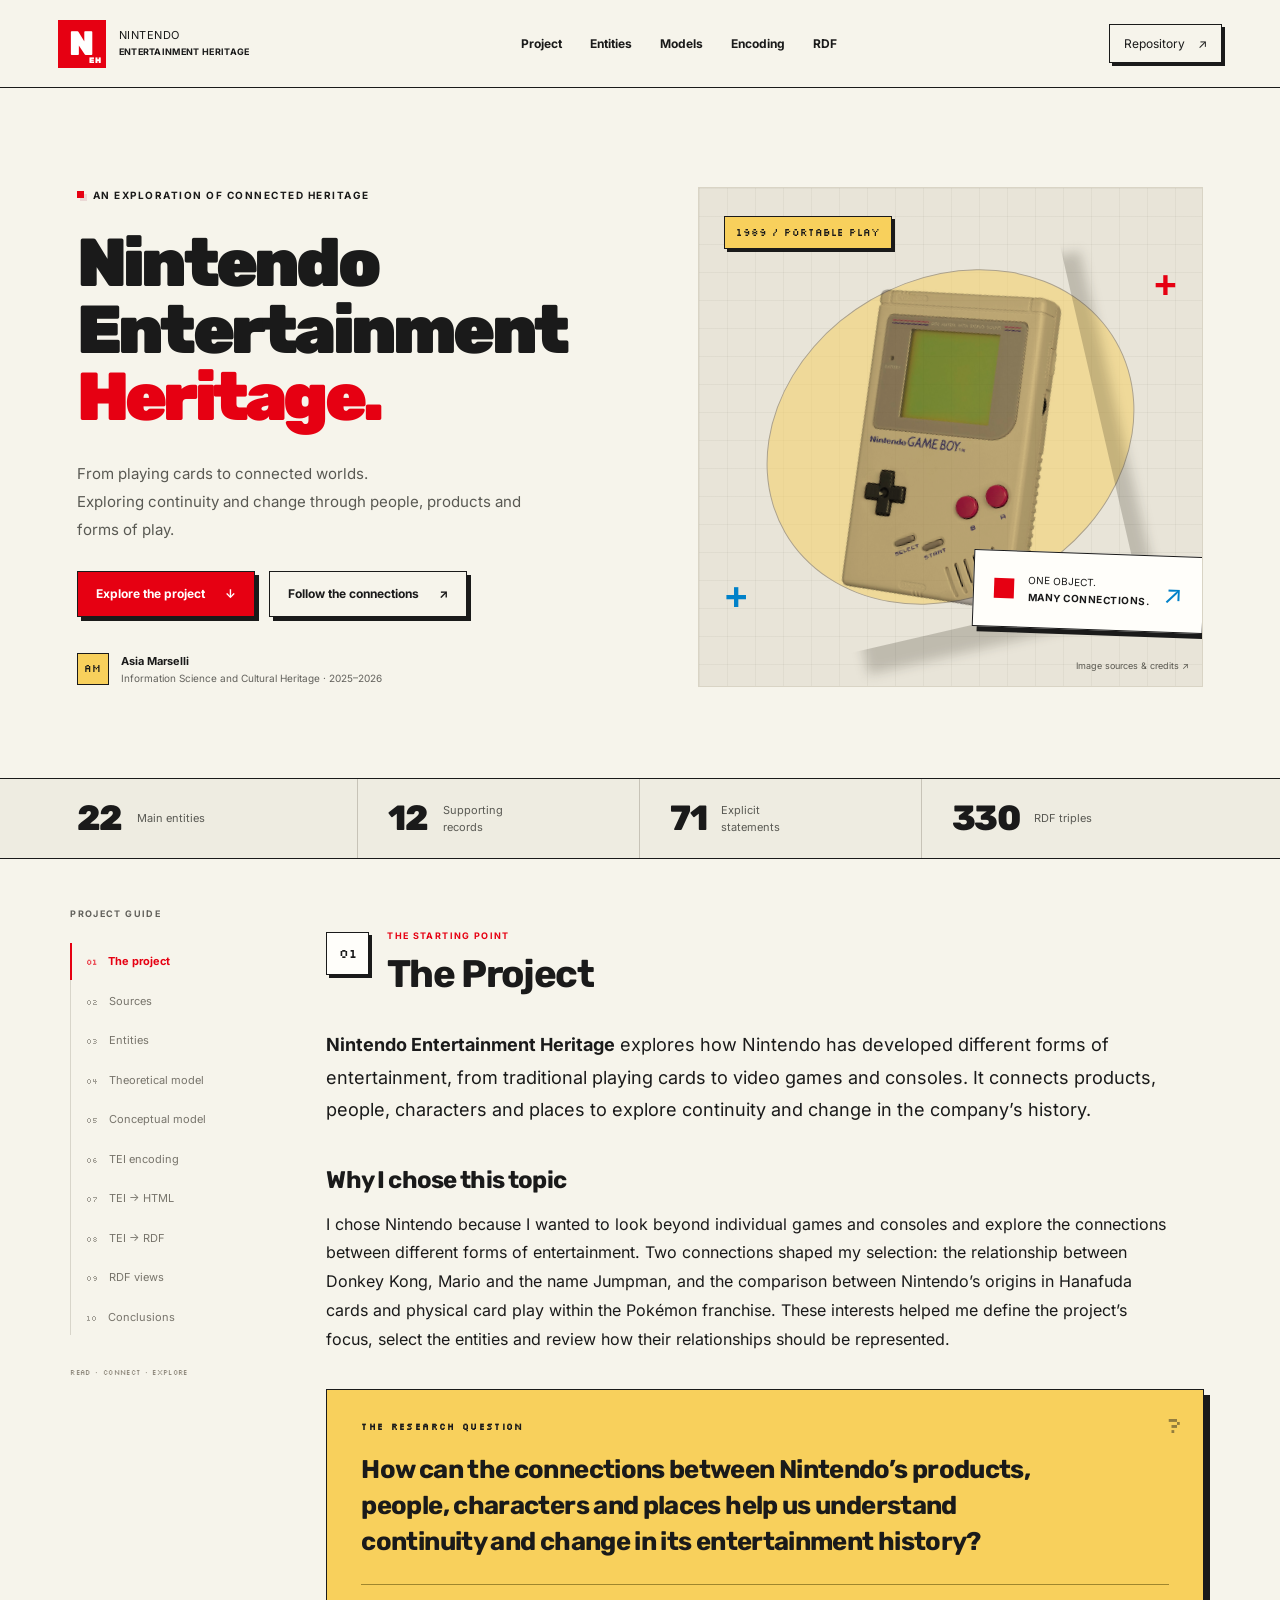
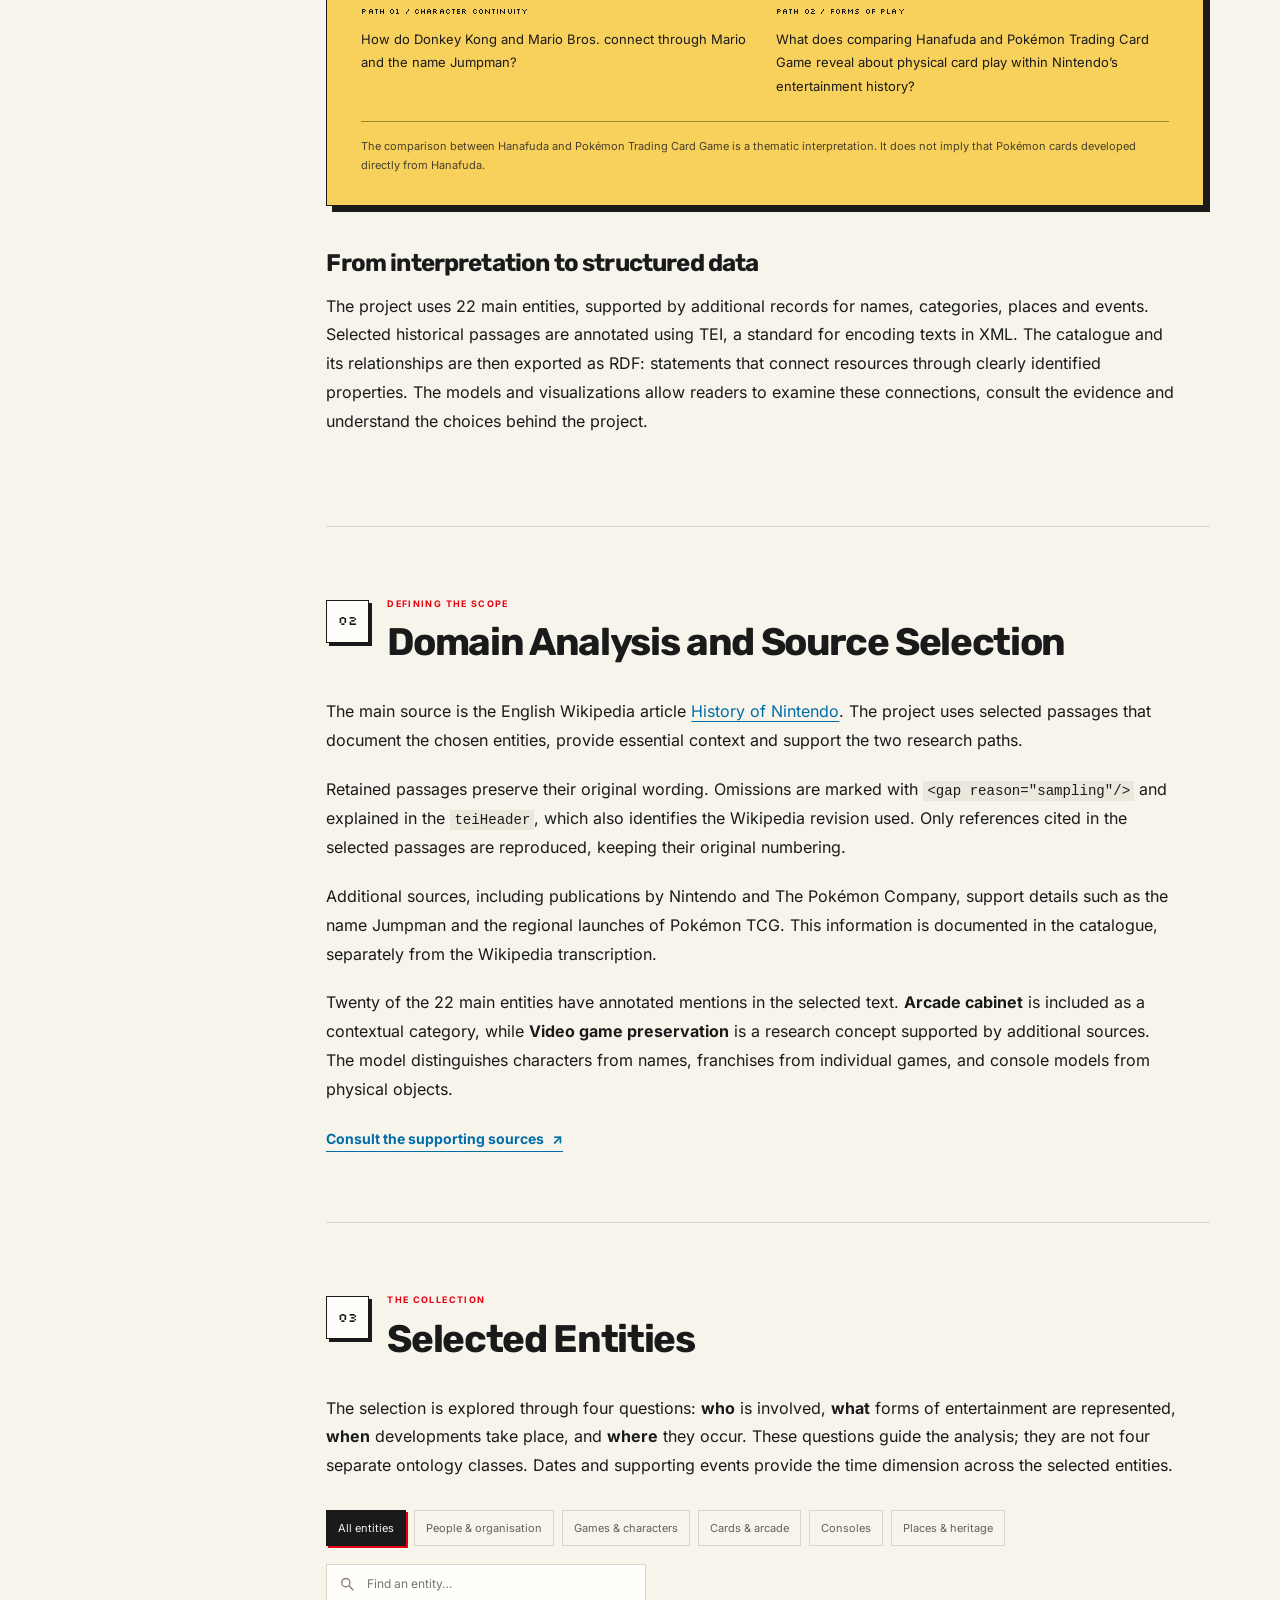
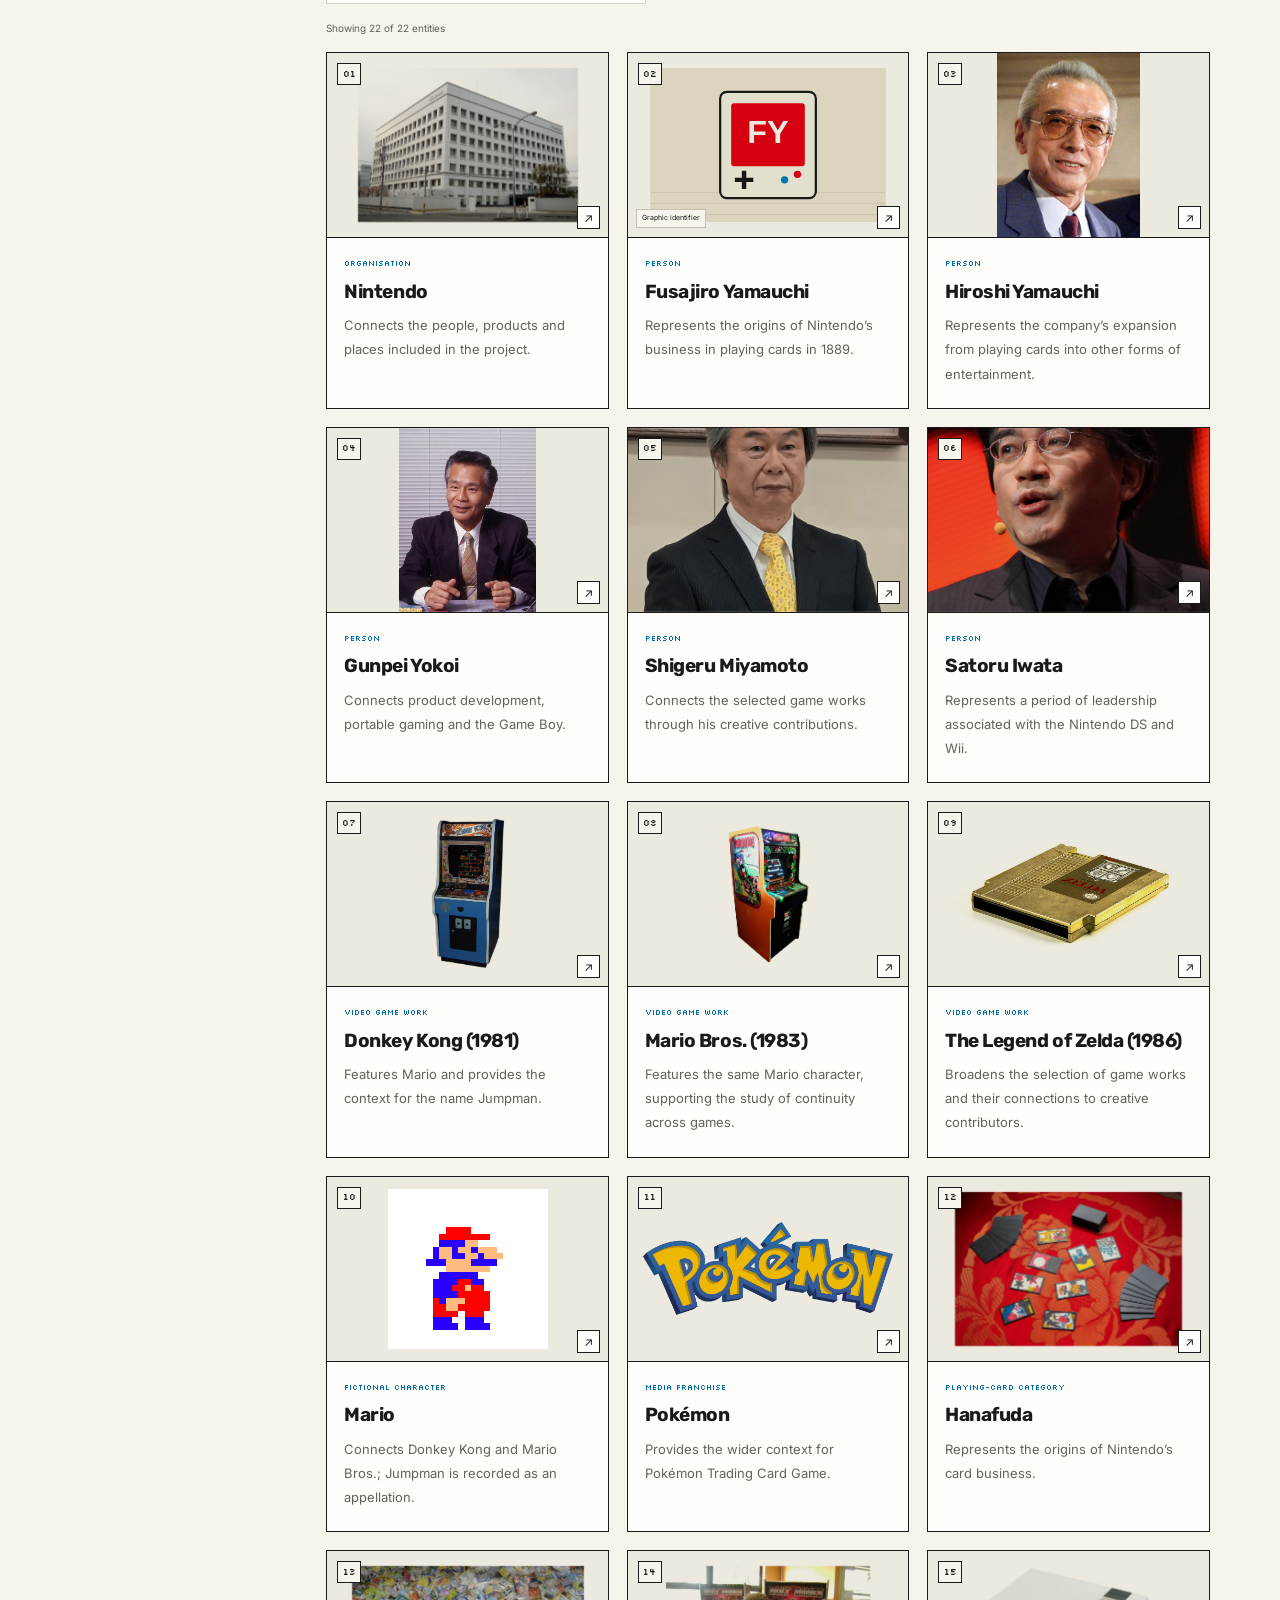
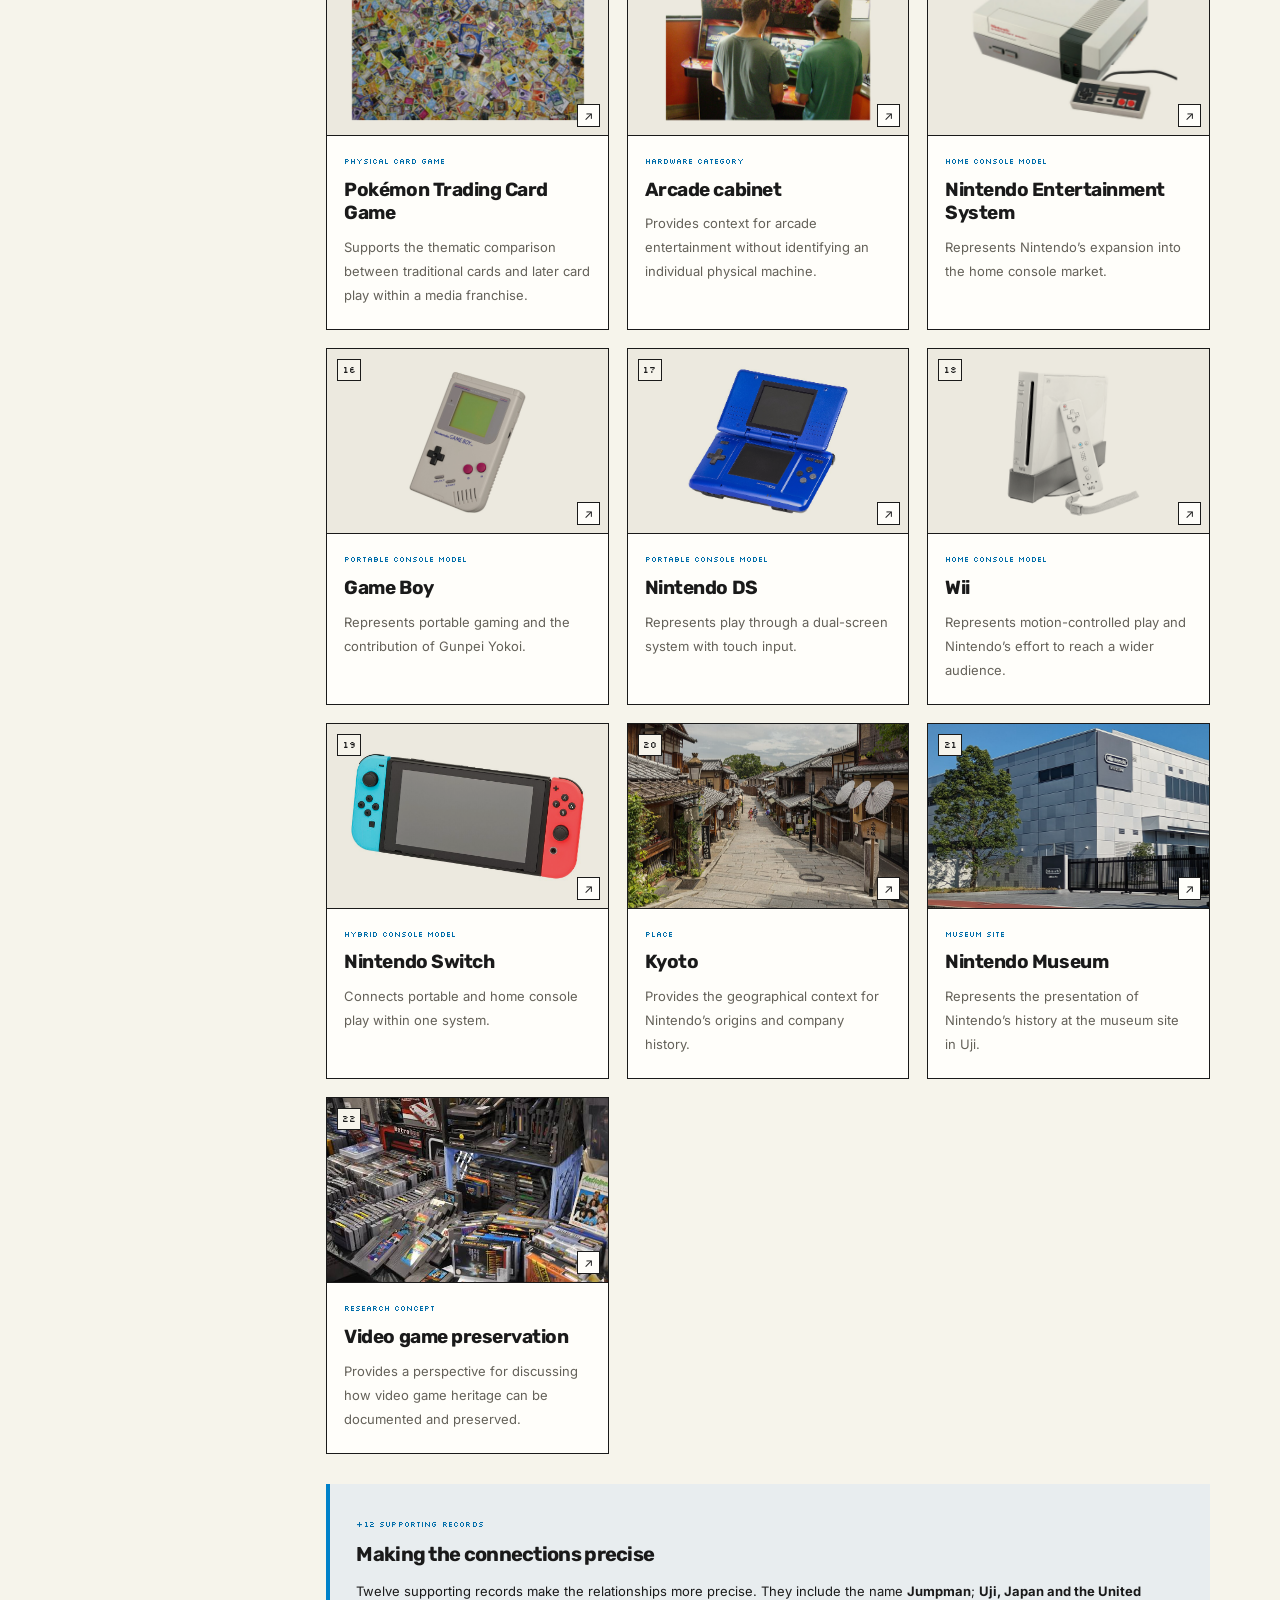
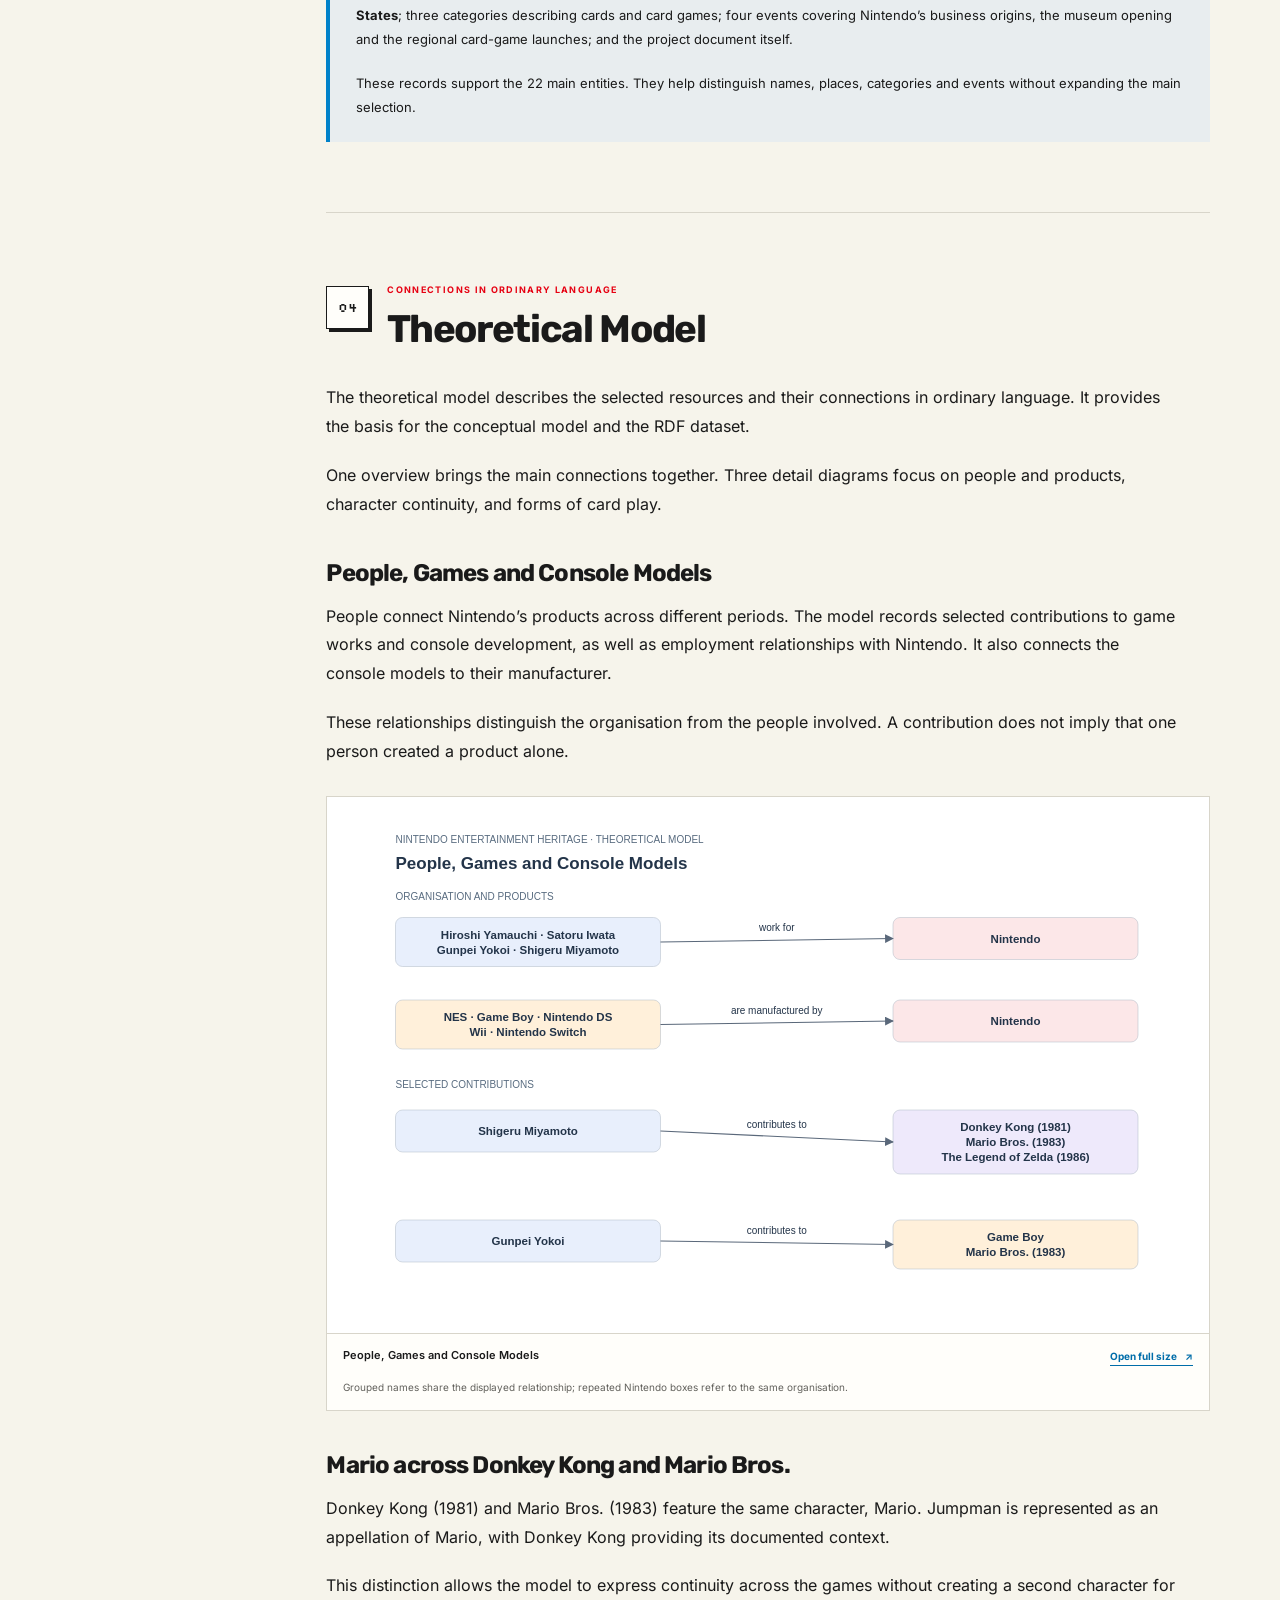
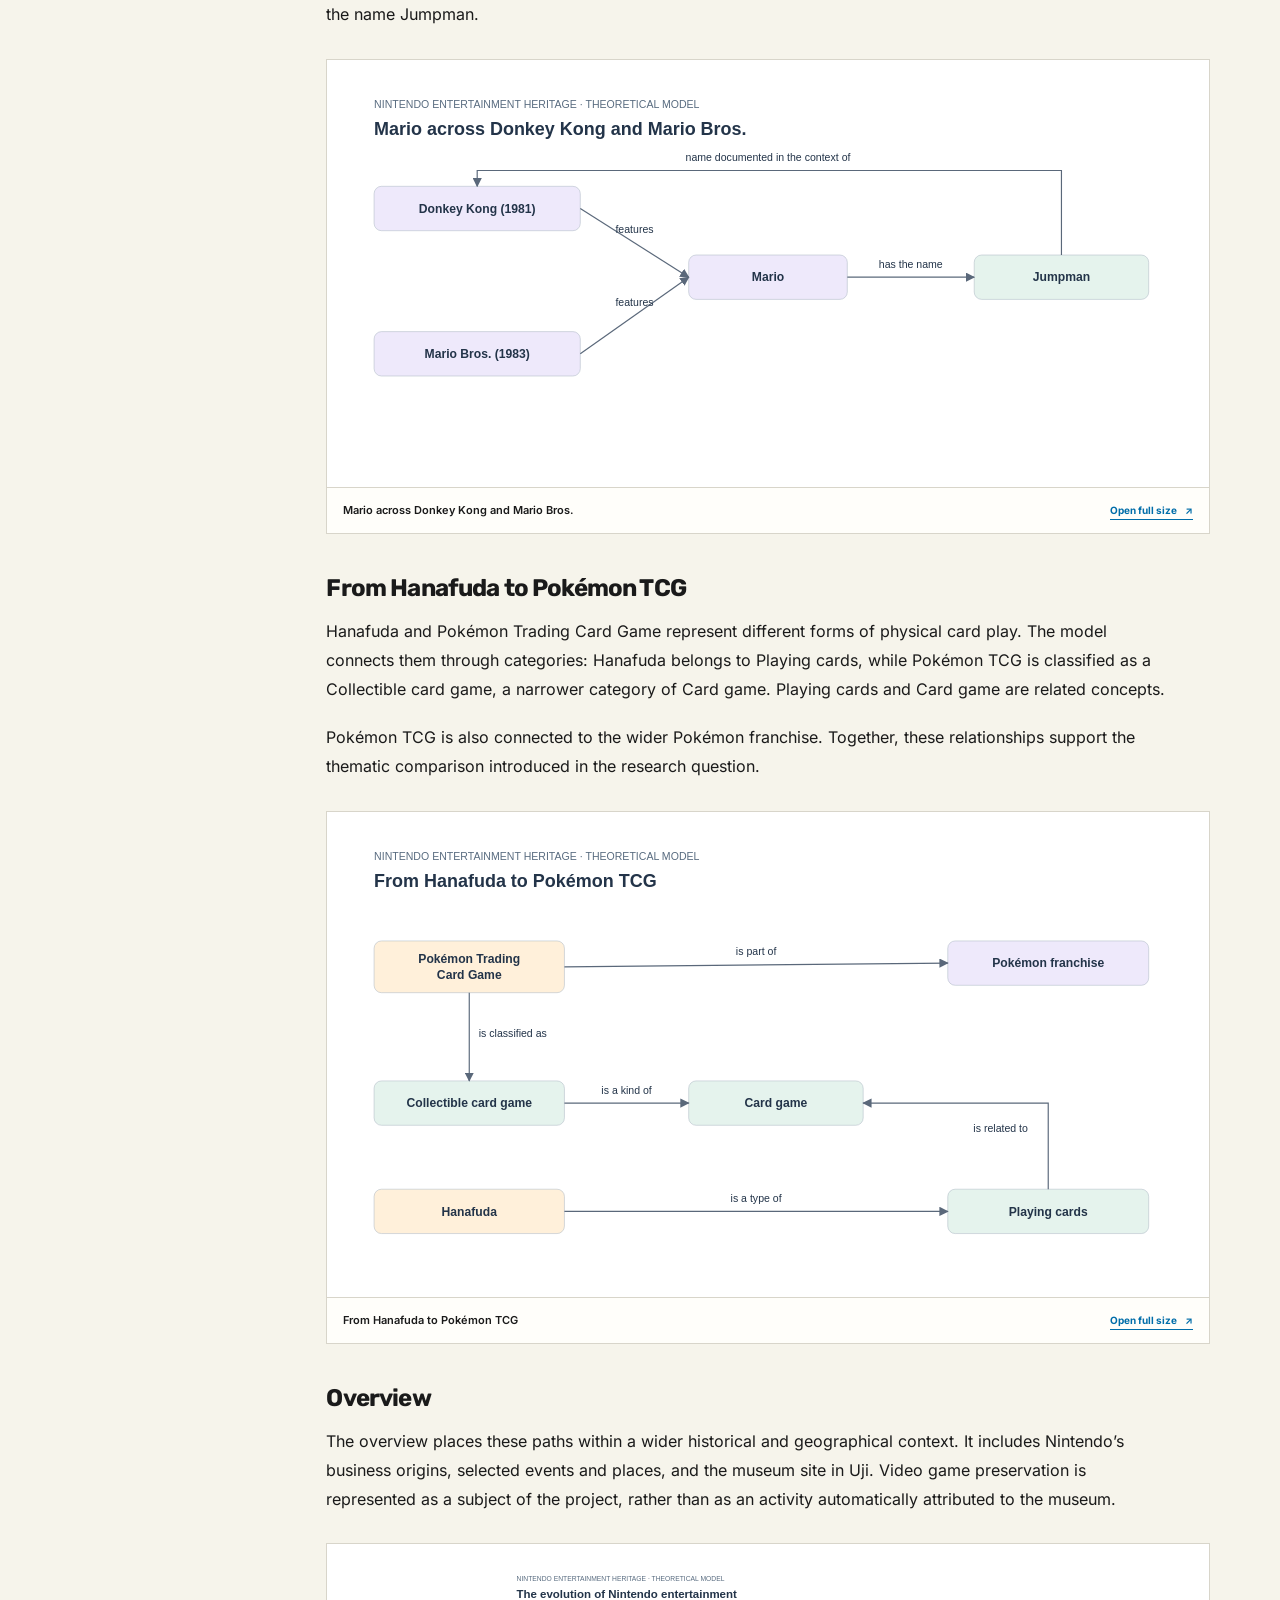
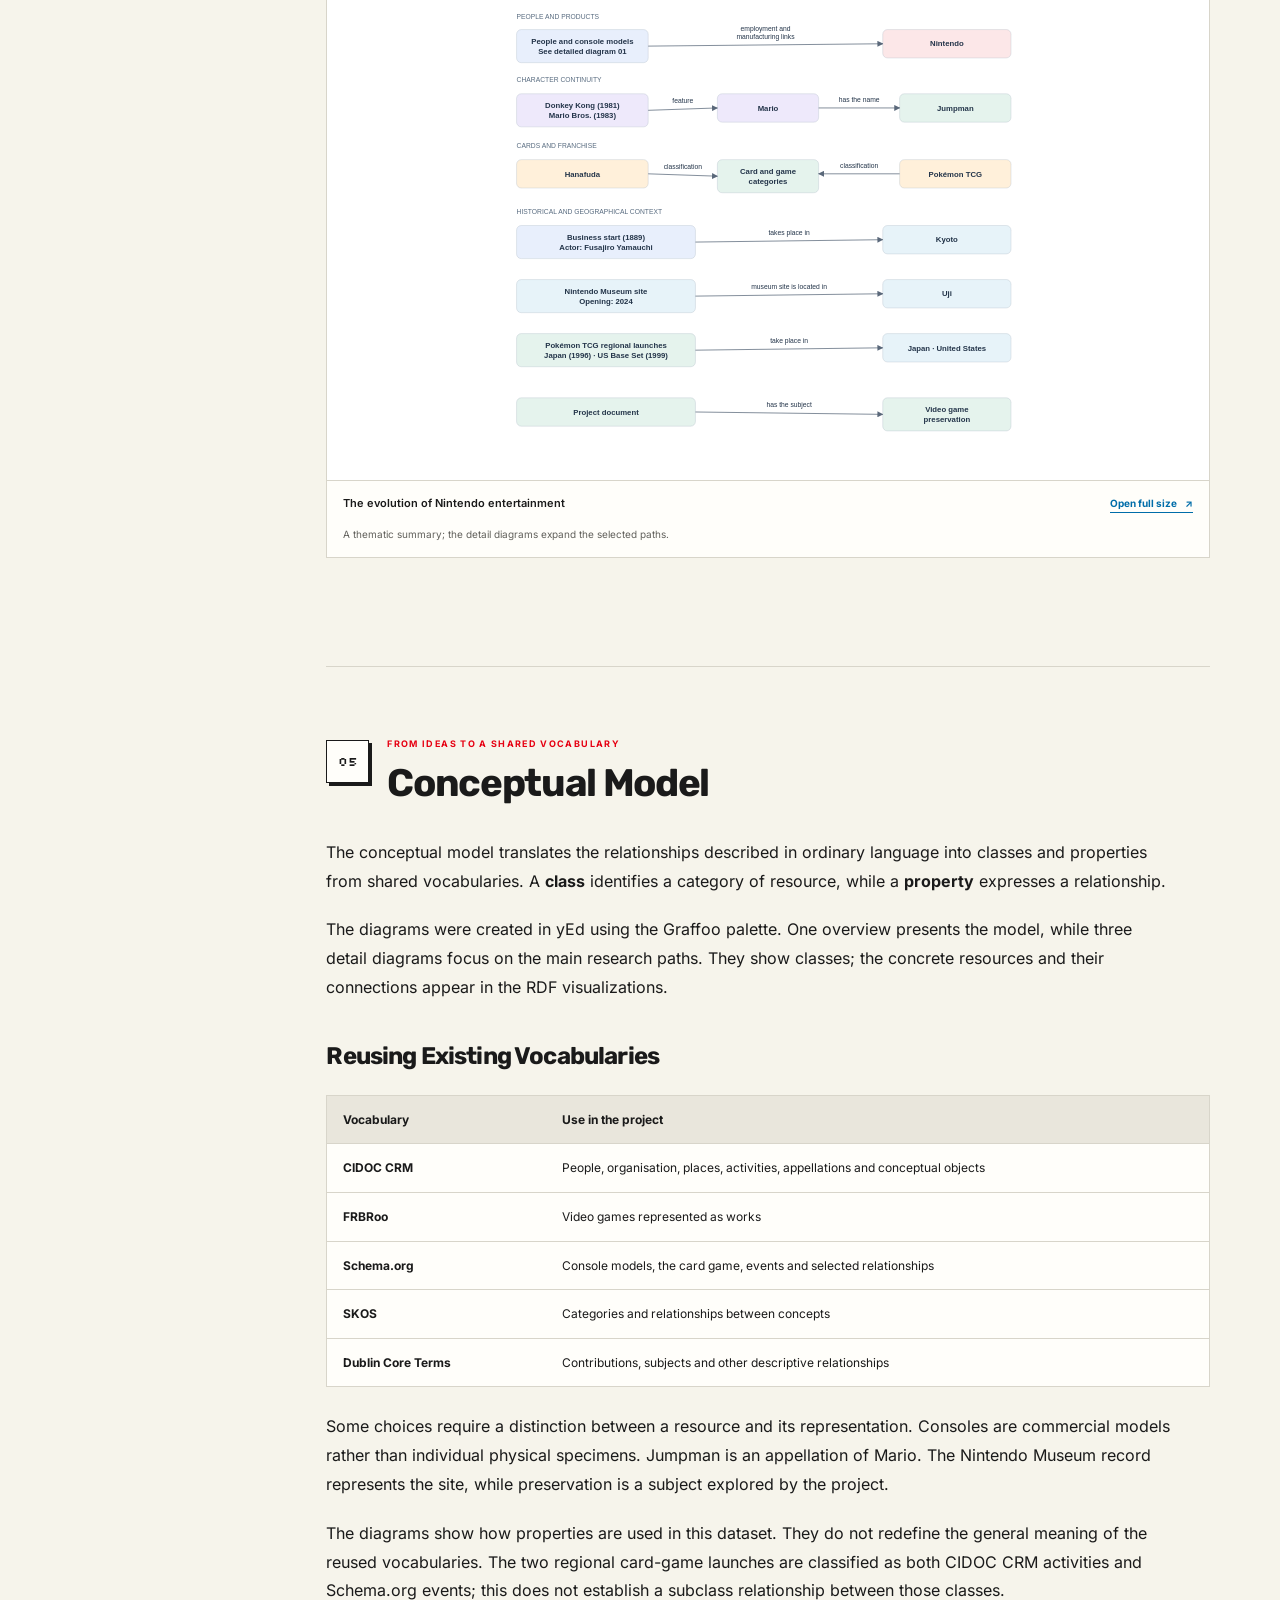
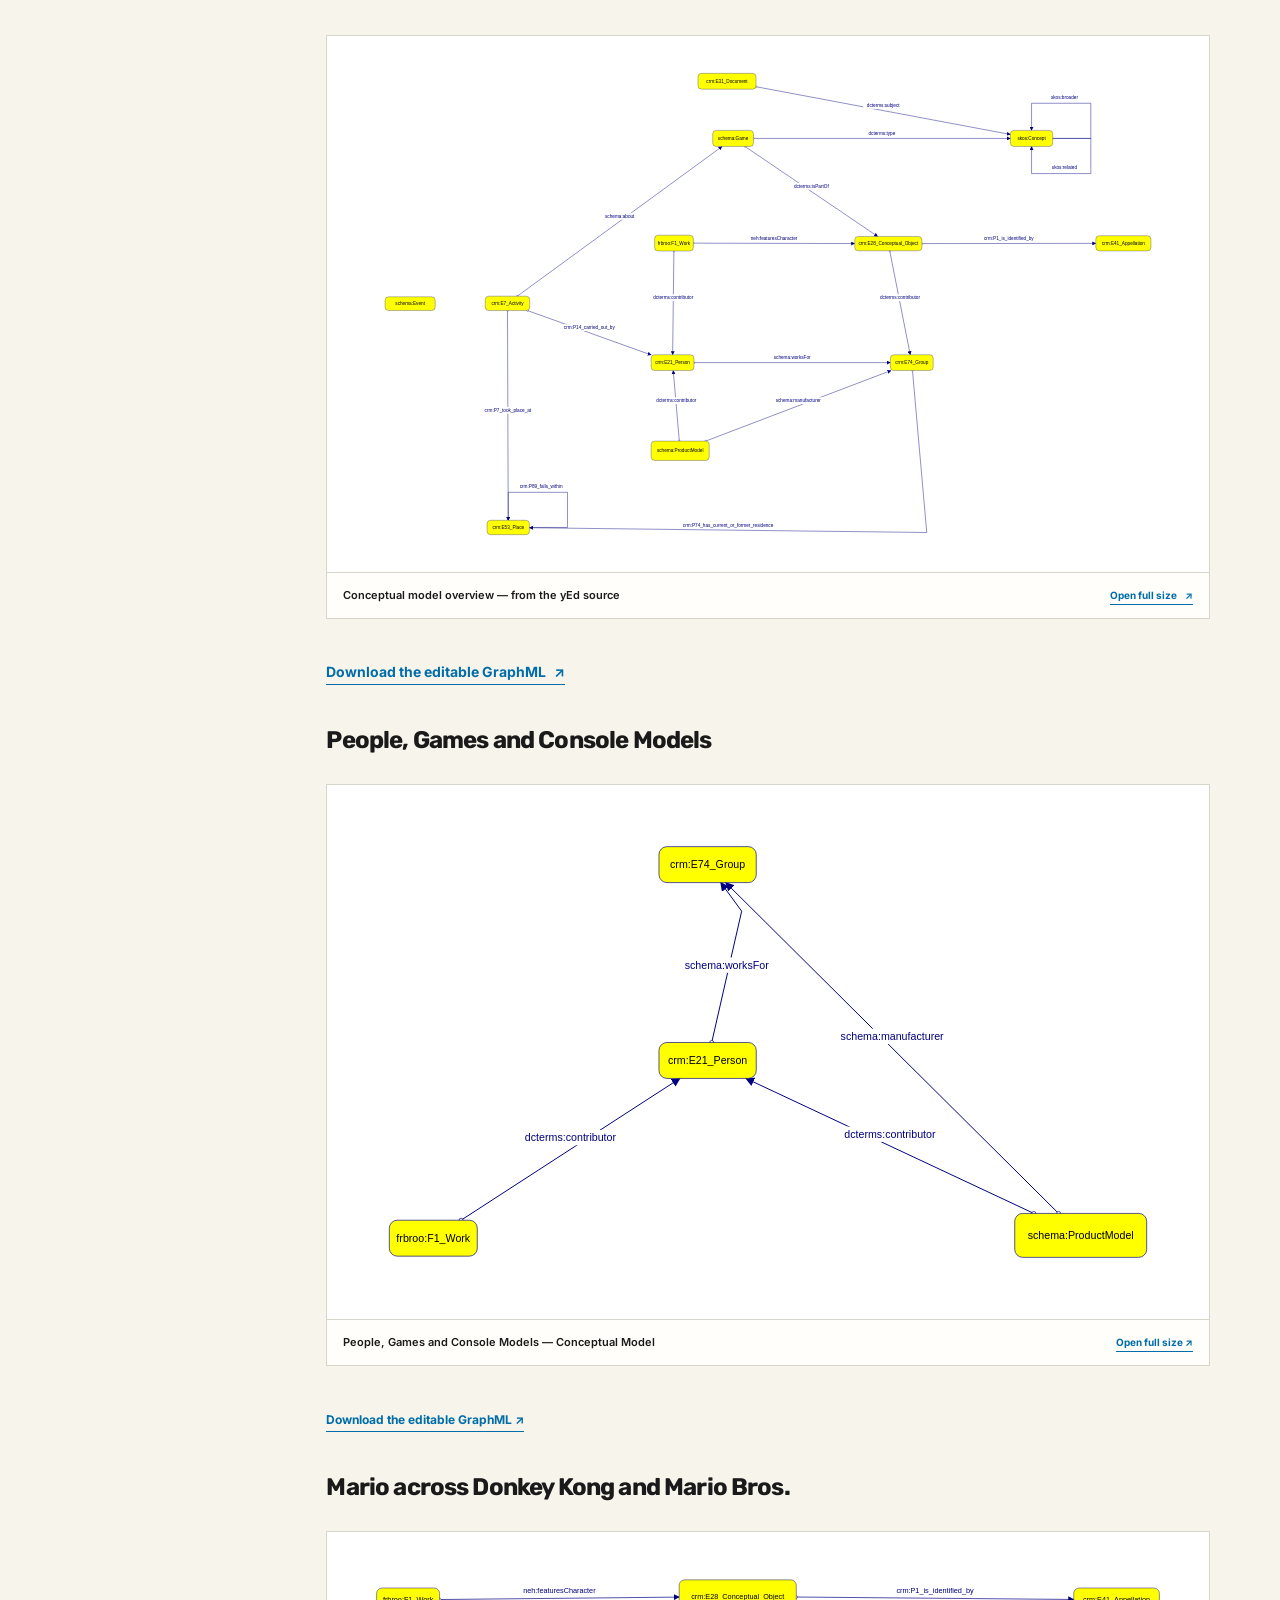
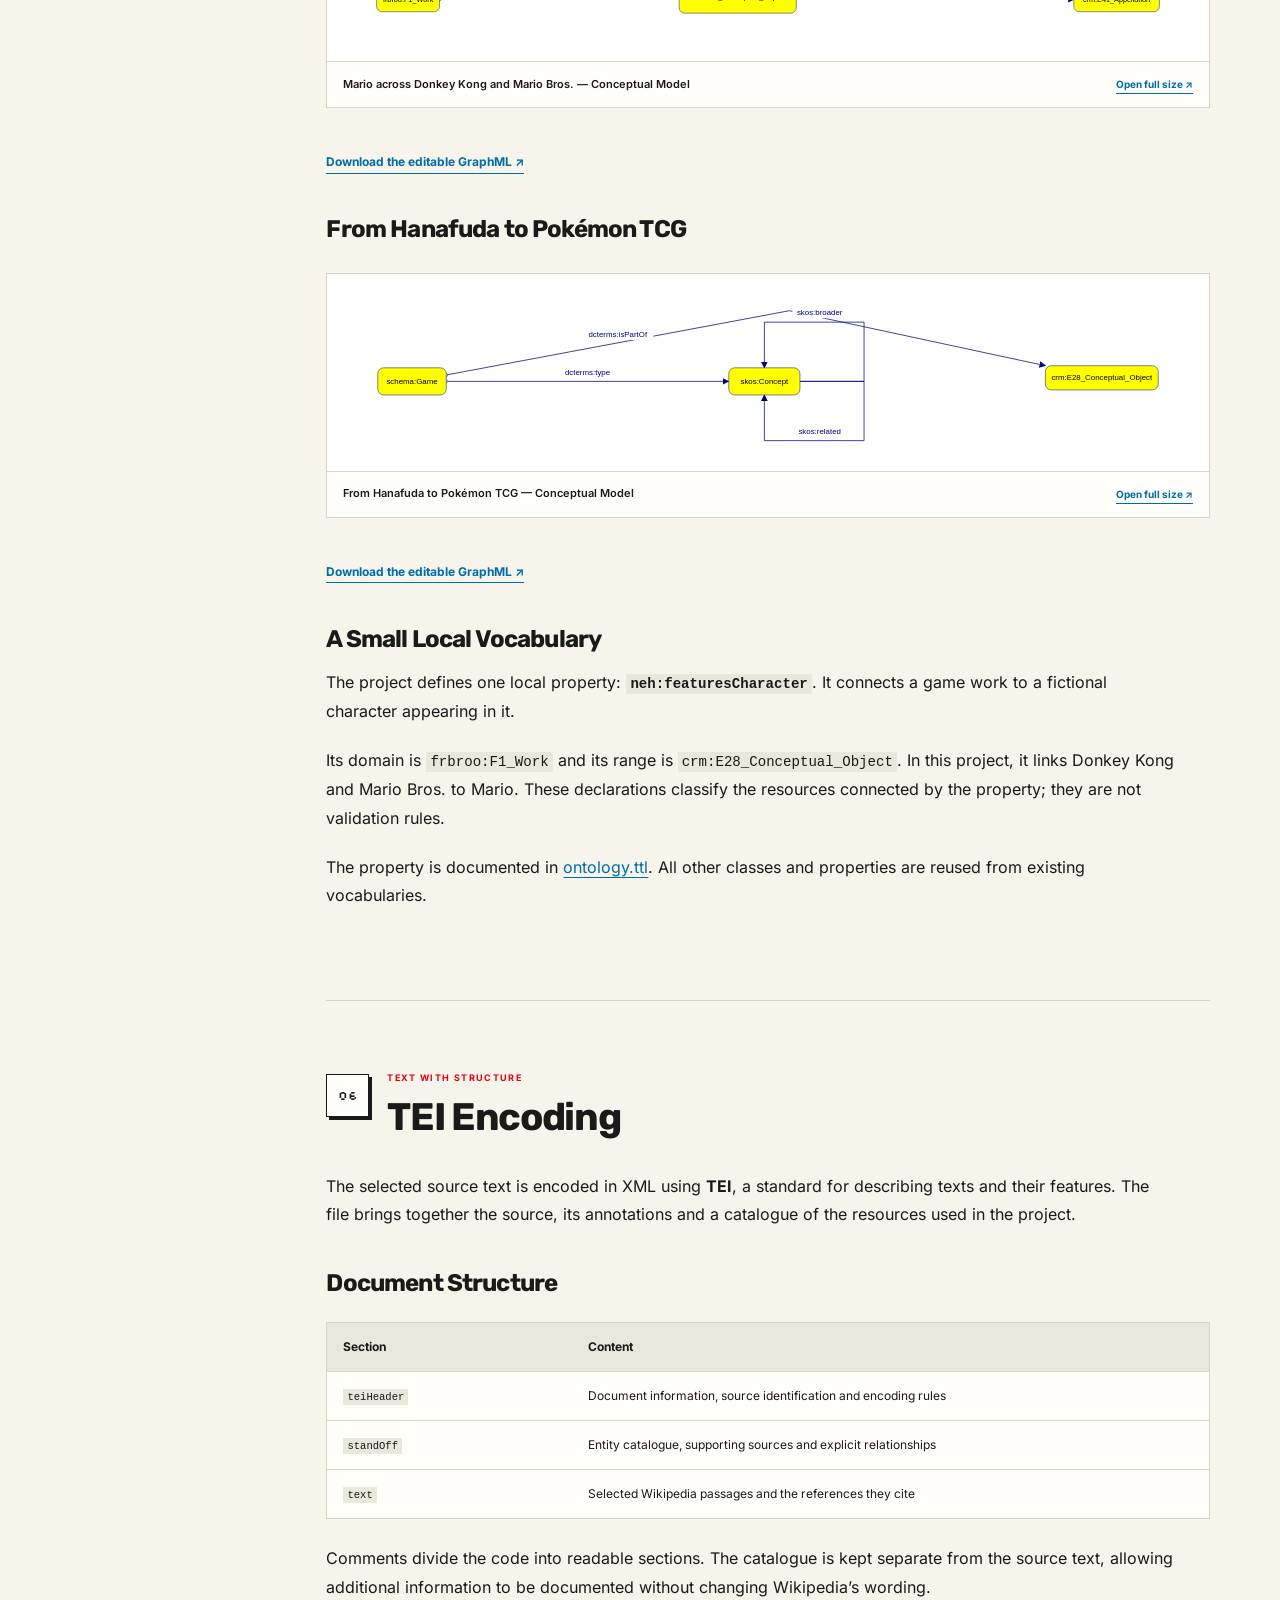
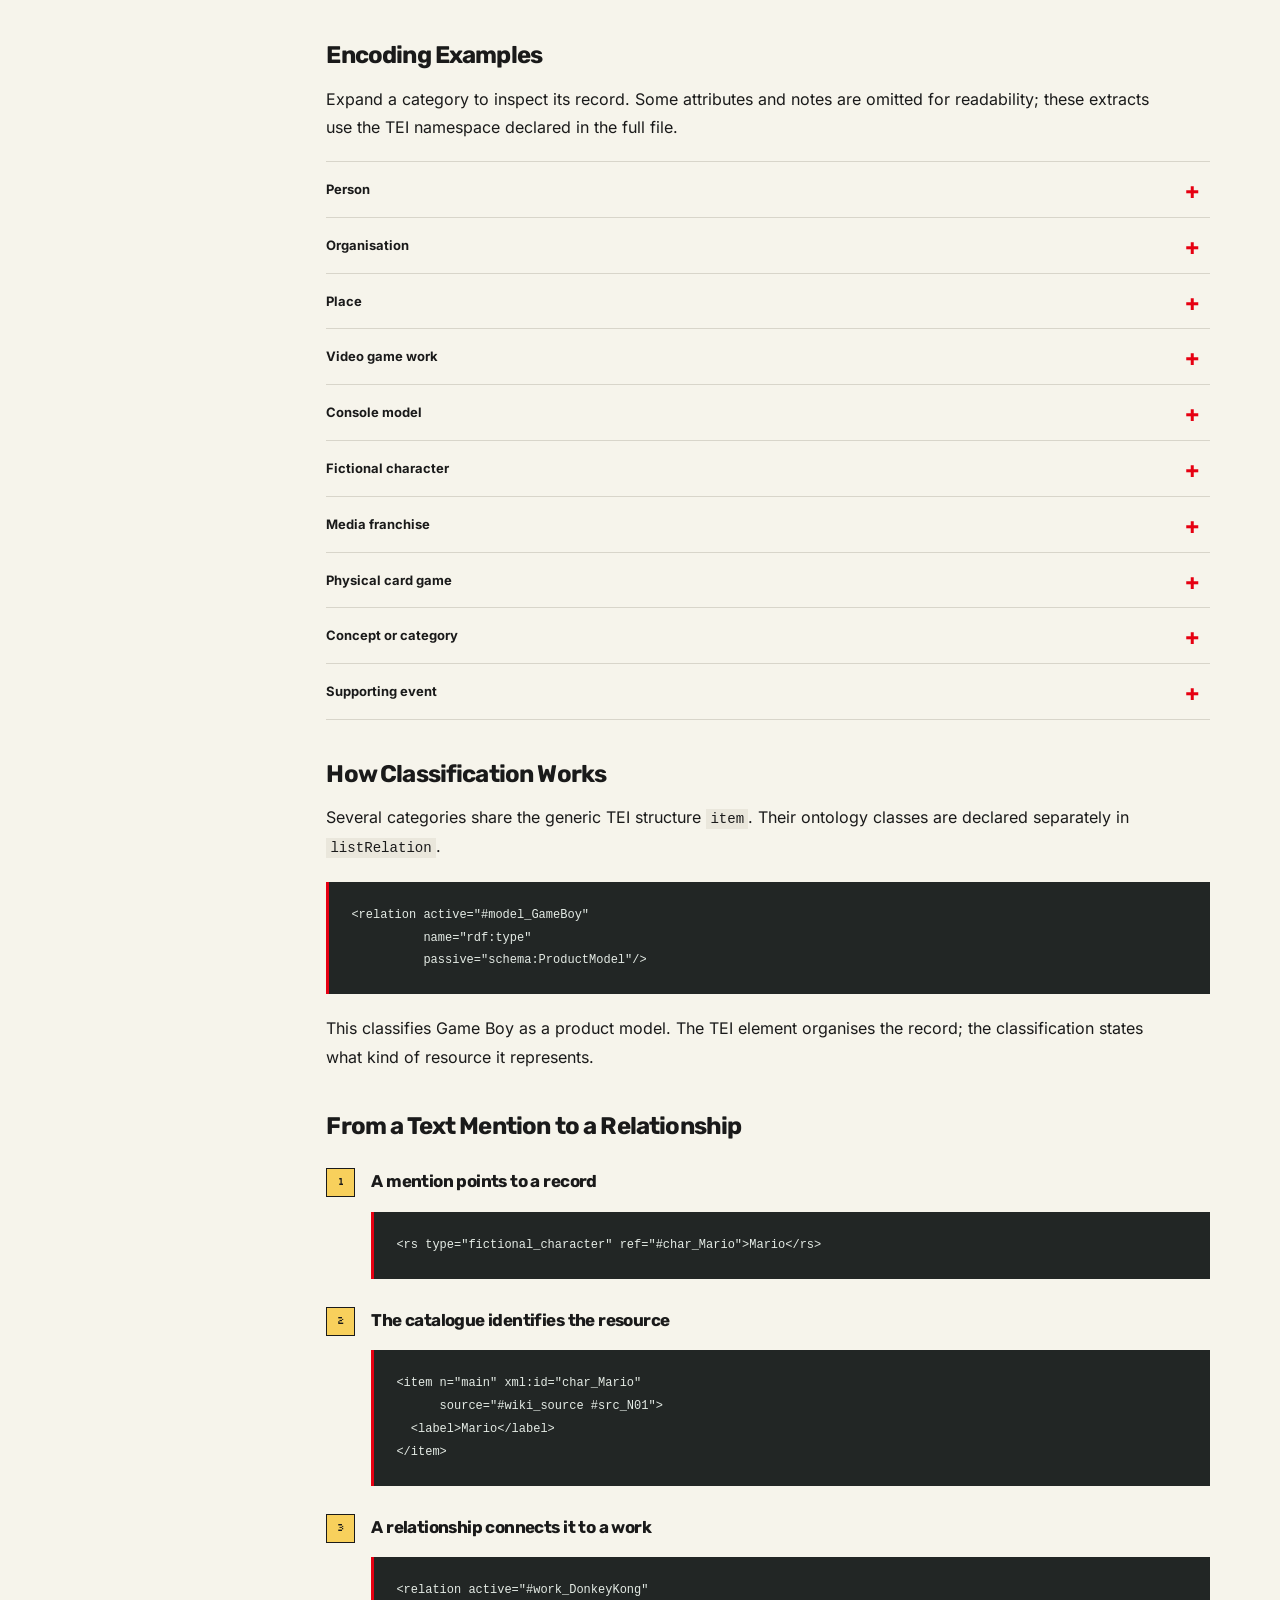
<file: index.html>
<!doctype html>
<html lang="en">
<head>
<meta charset="utf-8">
<meta name="viewport" content="width=device-width,initial-scale=1">
<meta name="description" content="Nintendo Entertainment Heritage: a student project connecting people, games, cards and places through TEI and Linked Open Data.">
<meta name="theme-color" content="#E60012">
<title>Nintendo Entertainment Heritage · Asia Marselli</title>
<link rel="icon" href="assets/favicon.svg" type="image/svg+xml">
<link rel="stylesheet" href="assets/fonts/fonts.css">
<link rel="stylesheet" href="assets/style.css">
<script src="assets/app.js" defer></script>
</head>
<body>
<a class="skip-link" href="#main">Skip to content</a><div class="reading-progress" aria-hidden="true"><span></span></div>
<header class="site-header"><a class="brand" href="#top" aria-label="Nintendo Entertainment Heritage home"><span class="brand-mark" aria-hidden="true">N<span>EH</span></span><span>NINTENDO<br><b>ENTERTAINMENT HERITAGE</b></span></a><nav class="top-nav" aria-label="Main navigation"><a href="#project">Project</a><a href="#entities">Entities</a><a href="#theoretical">Models</a><a href="#tei">Encoding</a><a href="#visualizations">RDF</a></nav><a class="repo-link" href="https://github.com/asimarsi/nintendoEH_LODLAM_project" target="_blank" rel="noopener">Repository <span aria-hidden="true">↗</span></a><button class="menu-toggle" aria-expanded="false" aria-controls="mobile-nav" aria-label="Open navigation">☰</button><nav id="mobile-nav" aria-label="Mobile navigation" hidden><a href="#project"><span>01</span> The project</a><a href="#sources"><span>02</span> Sources</a><a href="#entities"><span>03</span> Entities</a><a href="#theoretical"><span>04</span> Theoretical model</a><a href="#conceptual"><span>05</span> Conceptual model</a><a href="#tei"><span>06</span> TEI encoding</a><a href="#html"><span>07</span> TEI → HTML</a><a href="#rdf"><span>08</span> TEI → RDF</a><a href="#visualizations"><span>09</span> RDF views</a><a href="#conclusions"><span>10</span> Conclusions</a></nav></header><main id="main"><section id="top" class="hero"><div class="hero-copy">
<p class="eyebrow"><span class="status-dot"></span> AN EXPLORATION OF CONNECTED HERITAGE</p>
<h1>Nintendo<br>Entertainment<br><span>Heritage.</span>
</h1>
<p class="hero-description">From playing cards to connected worlds.<br>Exploring continuity and change through people, products and forms of play.</p>
<div class="hero-actions">
<a class="button button-primary" href="#project">Explore the project <span aria-hidden="true">↓</span></a><a class="button button-outline" href="#visualizations">Follow the connections <span aria-hidden="true">↗</span></a>
</div>
<div class="hero-byline">
<span class="avatar">AM</span><span><strong>Asia Marselli</strong><br>Information Science and Cultural Heritage · 2025–2026</span>
</div>
</div>
<div class="hero-art" aria-label="Nintendo Game Boy, from the selected console models">
<div class="art-grid"></div>
<span class="art-cross cross-one" aria-hidden="true">+</span><div class="art-orbit" aria-hidden="true"></div>
<span class="pixel-label label-top">1989 / PORTABLE PLAY</span><img class="hero-console" src="assets/entities/game-boy.jpg" alt="Original Game Boy console" fetchpriority="high"><div class="artifact-tag">
<span class="tiny-square"></span><span>ONE OBJECT.<br><b>MANY CONNECTIONS.</b></span><span class="tag-arrow" aria-hidden="true">↗</span>
</div>
<span class="art-cross cross-two" aria-hidden="true">+</span><a class="hero-image-credit" href="#image-credits">Image sources &amp; credits ↗</a>
</div></section>
<div class="project-stats" aria-label="Project at a glance">
<div>
<b>22</b><span>Main entities</span>
</div>
<div>
<b>12</b><span>Supporting records</span>
</div>
<div>
<b>71</b><span>Explicit statements</span>
</div>
<div>
<b>330</b><span>RDF triples</span>
</div>
</div>
<div class="reading-layout">
<aside class="reading-nav"><p class="eyebrow">PROJECT GUIDE</p>
<nav aria-label="Section navigation"><a href="#project"><span>01</span> The project</a><a href="#sources"><span>02</span> Sources</a><a href="#entities"><span>03</span> Entities</a><a href="#theoretical"><span>04</span> Theoretical model</a><a href="#conceptual"><span>05</span> Conceptual model</a><a href="#tei"><span>06</span> TEI encoding</a><a href="#html"><span>07</span> TEI → HTML</a><a href="#rdf"><span>08</span> TEI → RDF</a><a href="#visualizations"><span>09</span> RDF views</a><a href="#conclusions"><span>10</span> Conclusions</a></nav><span class="guide-footer">READ · CONNECT · EXPLORE</span></aside><div class="report">
<!-- SECTION PROJECT: The Project --><section class="report-section" id="project"><div class="section-heading">
<span class="section-number" aria-hidden="true">01</span><div>
<p class="eyebrow">THE STARTING POINT</p>
<h2>The Project</h2>
</div>
</div>
<p class="lead"><strong>Nintendo Entertainment Heritage</strong> explores how Nintendo has developed different forms of entertainment, from traditional playing cards to video games and consoles. It connects products, people, characters and places to explore continuity and change in the company’s history.</p>
<h3>Why I chose this topic</h3>
<p>I chose Nintendo because I wanted to look beyond individual games and consoles and explore the connections between different forms of entertainment. Two connections shaped my selection: the relationship between Donkey Kong, Mario and the name Jumpman, and the comparison between Nintendo’s origins in Hanafuda cards and physical card play within the Pokémon franchise. These interests helped me define the project’s focus, select the entities and review how their relationships should be represented.</p>
<aside class="research-question"><p class="eyebrow">THE RESEARCH QUESTION</p>
<h3>How can the connections between Nintendo’s products, people, characters and places help us understand continuity and change in its entertainment history?</h3>
<div class="research-paths">
<p><span class="pixel-label">PATH 01 / CHARACTER CONTINUITY</span>How do Donkey Kong and Mario Bros. connect through Mario and the name Jumpman?</p>
<p><span class="pixel-label">PATH 02 / FORMS OF PLAY</span>What does comparing Hanafuda and Pokémon Trading Card Game reveal about physical card play within Nintendo’s entertainment history?</p>
</div>
<p class="research-note">The comparison between Hanafuda and Pokémon Trading Card Game is a thematic interpretation. It does not imply that Pokémon cards developed directly from Hanafuda.</p></aside>
<h3>From interpretation to structured data</h3>
<p>The project uses 22 main entities, supported by additional records for names, categories, places and events. Selected historical passages are annotated using TEI, a standard for encoding texts in XML. The catalogue and its relationships are then exported as RDF: statements that connect resources through clearly identified properties. The models and visualizations allow readers to examine these connections, consult the evidence and understand the choices behind the project.</p></section><!-- SECTION SOURCES: Domain Analysis and Source Selection --><section class="report-section" id="sources"><div class="section-heading">
<span class="section-number" aria-hidden="true">02</span><div>
<p class="eyebrow">DEFINING THE SCOPE</p>
<h2>Domain Analysis and Source Selection</h2>
</div>
</div>
<p>The main source is the English Wikipedia article <a href="https://en.wikipedia.org/w/index.php?title=History_of_Nintendo&amp;oldid=1382723079">History of Nintendo</a>. The project uses selected passages that document the chosen entities, provide essential context and support the two research paths.</p>
<p>Retained passages preserve their original wording. Omissions are marked with <code>&lt;gap reason="sampling"/&gt;</code> and explained in the <code>teiHeader</code>, which also identifies the Wikipedia revision used. Only references cited in the selected passages are reproduced, keeping their original numbering.</p>
<p>Additional sources, including publications by Nintendo and The Pokémon Company, support details such as the name Jumpman and the regional launches of Pokémon TCG. This information is documented in the catalogue, separately from the Wikipedia transcription.</p>
<p>Twenty of the 22 main entities have annotated mentions in the selected text. <strong>Arcade cabinet</strong> is included as a contextual category, while <strong>Video game preservation</strong> is a research concept supported by additional sources. The model distinguishes characters from names, franchises from individual games, and console models from physical objects.</p>
<a class="text-link" href="html/nintendoHE.html#evidence">Consult the supporting sources<span aria-hidden="true"> ↗</span></a></section><!-- SECTION ENTITIES: Selected Entities --><section class="report-section wide-section" id="entities"><div class="section-heading">
<span class="section-number" aria-hidden="true">03</span><div>
<p class="eyebrow">THE COLLECTION</p>
<h2>Selected Entities</h2>
</div>
</div>
<p>The selection is explored through four questions: <strong>who</strong> is involved, <strong>what</strong> forms of entertainment are represented, <strong>when</strong> developments take place, and <strong>where</strong> they occur. These questions guide the analysis; they are not four separate ontology classes. Dates and supporting events provide the time dimension across the selected entities.</p>
<div class="entity-tools">
<div class="filter-buttons" role="group" aria-label="Filter entities by category">
<button class="filter-button active" data-filter="all" aria-pressed="true">All entities</button><button class="filter-button " data-filter="people" aria-pressed="false">People &amp; organisation</button><button class="filter-button " data-filter="games" aria-pressed="false">Games &amp; characters</button><button class="filter-button " data-filter="cards" aria-pressed="false">Cards &amp; arcade</button><button class="filter-button " data-filter="consoles" aria-pressed="false">Consoles</button><button class="filter-button " data-filter="heritage" aria-pressed="false">Places &amp; heritage</button>
</div>
<label class="search-box"><span class="sr-only">Search entity names</span><svg viewbox="0 0 24 24" width="18" height="18" aria-hidden="true"><circle cx="10" cy="10" r="6" fill="none" stroke="currentColor" stroke-width="2"></circle><path d="M15 15L21 21" stroke="currentColor" stroke-width="2"></path></svg><input type="search" id="entity-search" placeholder="Find an entity…" autocomplete="off"></label>
</div>
<p id="entity-count" class="result-count" role="status" aria-live="polite">Showing 22 of 22 entities</p>
<div class="entity-grid">
<article class="entity-card" data-group="people" data-name="nintendo"><div class="entity-image">
<span class="entity-index">01</span><img src="assets/entities/nintendo.jpg" alt="Nintendo headquarters building" loading="lazy" width="560" height="380"><a class="image-credit-link" href="#credit-nintendo" aria-label="Image credit for Nintendo">↗</a>
</div>
<div class="entity-content">
<span class="entity-category">Organisation</span><h3>Nintendo</h3>
<p>Connects the people, products and places included in the project.</p>
</div></article><article class="entity-card" data-group="people" data-name="fusajiro yamauchi"><div class="entity-image">
<span class="entity-index">02</span><img src="assets/entities/fusajiro.svg" alt="Fusajiro Yamauchi — graphic identifier, not a historical portrait" loading="lazy" width="560" height="380"><span class="graphic-badge">Graphic identifier</span><a class="image-credit-link" href="#credit-fusajiro" aria-label="Image credit for Fusajiro Yamauchi">↗</a>
</div>
<div class="entity-content">
<span class="entity-category">Person</span><h3>Fusajiro Yamauchi</h3>
<p>Represents the origins of Nintendo’s business in playing cards in 1889.</p>
</div></article><article class="entity-card" data-group="people" data-name="hiroshi yamauchi" data-photo="hiroshi"><div class="entity-image">
<span class="entity-index">03</span><img src="assets/entities/hiroshi.jpeg" alt="Portrait of Hiroshi Yamauchi" loading="lazy" width="560" height="380"><a class="image-credit-link" href="#credit-hiroshi" aria-label="Image credit for Hiroshi Yamauchi">↗</a>
</div>
<div class="entity-content">
<span class="entity-category">Person</span><h3>Hiroshi Yamauchi</h3>
<p>Represents the company’s expansion from playing cards into other forms of entertainment.</p>
</div></article><article class="entity-card" data-group="people" data-name="gunpei yokoi" data-photo="yokoi"><div class="entity-image">
<span class="entity-index">04</span><img src="assets/entities/yokoi.jpg" alt="Portrait of Gunpei Yokoi" loading="lazy" width="560" height="380"><a class="image-credit-link" href="#credit-yokoi" aria-label="Image credit for Gunpei Yokoi">↗</a>
</div>
<div class="entity-content">
<span class="entity-category">Person</span><h3>Gunpei Yokoi</h3>
<p>Connects product development, portable gaming and the Game Boy.</p>
</div></article><article class="entity-card" data-group="people" data-name="shigeru miyamoto"><div class="entity-image">
<span class="entity-index">05</span><img src="assets/entities/miyamoto.png" alt="Shigeru Miyamoto at the press conference for his appointment to the Order of Culture, 2026." loading="lazy" width="560" height="380"><a class="image-credit-link" href="#credit-miyamoto" aria-label="Image credit for Shigeru Miyamoto">↗</a>
</div>
<div class="entity-content">
<span class="entity-category">Person</span><h3>Shigeru Miyamoto</h3>
<p>Connects the selected game works through his creative contributions.</p>
</div></article><article class="entity-card" data-group="people" data-name="satoru iwata"><div class="entity-image">
<span class="entity-index">06</span><img src="assets/entities/iwata.jpg" alt="Satoru Iwata at the Game Developers Conference in 2011 (second day)." loading="lazy" width="560" height="380"><a class="image-credit-link" href="#credit-iwata" aria-label="Image credit for Satoru Iwata">↗</a>
</div>
<div class="entity-content">
<span class="entity-category">Person</span><h3>Satoru Iwata</h3>
<p>Represents a period of leadership associated with the Nintendo DS and Wii.</p>
</div></article><article class="entity-card" data-group="games" data-name="donkey kong (1981)"><div class="entity-image">
<span class="entity-index">07</span><img src="assets/entities/donkey-kong.jpg" alt="Donkey Kong arcade at the QuakeCon 2005, without the background" loading="lazy" width="560" height="380"><a class="image-credit-link" href="#credit-donkey-kong" aria-label="Image credit for Donkey Kong (1981)">↗</a>
</div>
<div class="entity-content">
<span class="entity-category">Video game work</span><h3>Donkey Kong (1981)</h3>
<p>Features Mario and provides the context for the name Jumpman.</p>
</div></article><article class="entity-card" data-group="games" data-name="mario bros. (1983)"><div class="entity-image">
<span class="entity-index">08</span><img src="assets/entities/mario-bros.png" alt="Mario Bros. cabinet at PAX East 2014" loading="lazy" width="560" height="380"><a class="image-credit-link" href="#credit-mario-bros" aria-label="Image credit for Mario Bros. (1983)">↗</a>
</div>
<div class="entity-content">
<span class="entity-category">Video game work</span><h3>Mario Bros. (1983)</h3>
<p>Features the same Mario character, supporting the study of continuity across games.</p>
</div></article><article class="entity-card" data-group="games" data-name="the legend of zelda (1986)"><div class="entity-image">
<span class="entity-index">09</span><img src="assets/entities/zelda.jpg" alt="The Legend of Zelda gold game cartridge" loading="lazy" width="560" height="380"><a class="image-credit-link" href="#credit-zelda" aria-label="Image credit for The Legend of Zelda (1986)">↗</a>
</div>
<div class="entity-content">
<span class="entity-category">Video game work</span><h3>The Legend of Zelda (1986)</h3>
<p>Broadens the selection of game works and their connections to creative contributors.</p>
</div></article><article class="entity-card" data-group="games" data-name="mario" data-photo="mario"><div class="entity-image">
<span class="entity-index">10</span><img src="assets/entities/mario.webp" alt="Jumpman sprite used to illustrate Mario in the context of Donkey Kong" loading="lazy" width="560" height="380"><a class="image-credit-link" href="#credit-mario" aria-label="Image credit for Mario">↗</a>
</div>
<div class="entity-content">
<span class="entity-category">Fictional character</span><h3>Mario</h3>
<p>Connects Donkey Kong and Mario Bros.; Jumpman is recorded as an appellation.</p>
</div></article><article class="entity-card" data-group="games" data-name="pokémon"><div class="entity-image">
<span class="entity-index">11</span><img src="assets/entities/pokemon.png" alt="International logo of Pokémon franchise." loading="lazy" width="560" height="380"><a class="image-credit-link" href="#credit-pokemon" aria-label="Image credit for Pokémon">↗</a>
</div>
<div class="entity-content">
<span class="entity-category">Media franchise</span><h3>Pokémon</h3>
<p>Provides the wider context for Pokémon Trading Card Game.</p>
</div></article><article class="entity-card" data-group="cards" data-name="hanafuda"><div class="entity-image">
<span class="entity-index">12</span><img src="assets/entities/hanafuda.jpg" alt='This picture shows a typical setup of hanafuda for the game of Koi-Koi, on top a red zabuton with a peony pattern. This set-up is called "te hachi ba hachi” (8 cards in the hand, 8 cards in the field).
The hanafuda pictured are homemade and based on a modified set of hanafuda graphics made by Louie Mantia, Jr., of which the originals are available ' loading="lazy" width="560" height="380"><a class="image-credit-link" href="#credit-hanafuda" aria-label="Image credit for Hanafuda">↗</a>
</div>
<div class="entity-content">
<span class="entity-category">Playing-card category</span><h3>Hanafuda</h3>
<p>Represents the origins of Nintendo’s card business.</p>
</div></article><article class="entity-card" data-group="cards" data-name="pokémon trading card game"><div class="entity-image">
<span class="entity-index">13</span><img src="assets/entities/pokemon-tcg.jpg" alt="Pokemon card collection" loading="lazy" width="560" height="380"><a class="image-credit-link" href="#credit-pokemon-tcg" aria-label="Image credit for Pokémon Trading Card Game">↗</a>
</div>
<div class="entity-content">
<span class="entity-category">Physical card game</span><h3>Pokémon Trading Card Game</h3>
<p>Supports the thematic comparison between traditional cards and later card play within a media franchise.</p>
</div></article><article class="entity-card" data-group="cards" data-name="arcade cabinet"><div class="entity-image">
<span class="entity-index">14</span><img src="assets/entities/arcade.jpg" alt="Pessoas a jogar fliperama no Diretório Central dos Estudantes do campus II do Centro Federal de Educação Tecnológica de Minas Gerais, em Belo Horizonte, Brasil." loading="lazy" width="560" height="380"><a class="image-credit-link" href="#credit-arcade" aria-label="Image credit for Arcade cabinet">↗</a>
</div>
<div class="entity-content">
<span class="entity-category">Hardware category</span><h3>Arcade cabinet</h3>
<p>Provides context for arcade entertainment without identifying an individual physical machine.</p>
</div></article><article class="entity-card" data-group="consoles" data-name="nintendo entertainment system"><div class="entity-image">
<span class="entity-index">15</span><img src="assets/entities/nes.jpg" alt="Nintendo NES (Nintendo Entertainment System) Console with controller" loading="lazy" width="560" height="380"><a class="image-credit-link" href="#credit-nes" aria-label="Image credit for Nintendo Entertainment System">↗</a>
</div>
<div class="entity-content">
<span class="entity-category">Home console model</span><h3>Nintendo Entertainment System</h3>
<p>Represents Nintendo’s expansion into the home console market.</p>
</div></article><article class="entity-card" data-group="consoles" data-name="game boy"><div class="entity-image">
<span class="entity-index">16</span><img src="assets/entities/game-boy.jpg" alt="The Nintendo Game Boy, a handheld gaming console released in 1989.  The relatively simple and monochrome Game Boy faced off against multiple handhelds and dominated the portable gaming market for almost a decade.  This system has a 4.19 MHz CPU, a 4-shade LCD and ran off of 4 AA batteries.  It was a very long-running system, only seeing a minor upg" loading="lazy" width="560" height="380"><a class="image-credit-link" href="#credit-game-boy" aria-label="Image credit for Game Boy">↗</a>
</div>
<div class="entity-content">
<span class="entity-category">Portable console model</span><h3>Game Boy</h3>
<p>Represents portable gaming and the contribution of Gunpei Yokoi.</p>
</div></article><article class="entity-card" data-group="consoles" data-name="nintendo ds"><div class="entity-image">
<span class="entity-index">17</span><img src="assets/entities/ds.jpg" alt='An original Nintendo DS "Fat" in blue.' loading="lazy" width="560" height="380"><a class="image-credit-link" href="#credit-ds" aria-label="Image credit for Nintendo DS">↗</a>
</div>
<div class="entity-content">
<span class="entity-category">Portable console model</span><h3>Nintendo DS</h3>
<p>Represents play through a dual-screen system with touch input.</p>
</div></article><article class="entity-card" data-group="consoles" data-name="wii"><div class="entity-image">
<span class="entity-index">18</span><img src="assets/entities/wii.jpg" alt="The Wii console by Nintendo.  Featured with the Wiimote." loading="lazy" width="560" height="380"><a class="image-credit-link" href="#credit-wii" aria-label="Image credit for Wii">↗</a>
</div>
<div class="entity-content">
<span class="entity-category">Home console model</span><h3>Wii</h3>
<p>Represents motion-controlled play and Nintendo’s effort to reach a wider audience.</p>
</div></article><article class="entity-card" data-group="consoles" data-name="nintendo switch"><div class="entity-image">
<span class="entity-index">19</span><img src="assets/entities/switch.jpg" alt="The Nintendo Switch, a hybrid portable/home console released by Nintendo in 2017. It is shown here in the portable mode, with the controllers (neon red &amp;amp; blue) attached to the sides of the main unit." loading="lazy" width="560" height="380"><a class="image-credit-link" href="#credit-switch" aria-label="Image credit for Nintendo Switch">↗</a>
</div>
<div class="entity-content">
<span class="entity-category">Hybrid console model</span><h3>Nintendo Switch</h3>
<p>Connects portable and home console play within one system.</p>
</div></article><article class="entity-card" data-group="heritage" data-name="kyoto"><div class="entity-image">
<span class="entity-index">20</span><img src="assets/entities/kyoto.jpg" alt="Ninenzaka, pedestrian paved street, with paper umbrellas on a storefront and a couple walking, wearing a yukata. 3 Chome, Higashiyama-ku, Kyoto, Japan." loading="lazy" width="560" height="380"><a class="image-credit-link" href="#credit-kyoto" aria-label="Image credit for Kyoto">↗</a>
</div>
<div class="entity-content">
<span class="entity-category">Place</span><h3>Kyoto</h3>
<p>Provides the geographical context for Nintendo’s origins and company history.</p>
</div></article><article class="entity-card" data-group="heritage" data-name="nintendo museum"><div class="entity-image">
<span class="entity-index">21</span><img src="assets/entities/museum.jpg" alt="Nintendo Museum" loading="lazy" width="560" height="380"><a class="image-credit-link" href="#credit-museum" aria-label="Image credit for Nintendo Museum">↗</a>
</div>
<div class="entity-content">
<span class="entity-category">Museum site</span><h3>Nintendo Museum</h3>
<p>Represents the presentation of Nintendo’s history at the museum site in Uji.</p>
</div></article><article class="entity-card" data-group="heritage" data-name="video game preservation" data-photo="preservation"><div class="entity-image">
<span class="entity-index">22</span><img src="assets/entities/preservation.jpg" alt="Collection of video games and consoles illustrating video game preservation" loading="lazy" width="560" height="380"><a class="image-credit-link" href="#credit-preservation" aria-label="Image credit for Video game preservation">↗</a>
</div>
<div class="entity-content">
<span class="entity-category">Research concept</span><h3>Video game preservation</h3>
<p>Provides a perspective for discussing how video game heritage can be documented and preserved.</p>
</div></article>
</div>
<p class="empty-state" hidden>No entities match your search. Try another name or category.</p>
<aside class="support-note"><span class="pixel-label">+12 SUPPORTING RECORDS</span><h3>Making the connections precise</h3>
<p>Twelve supporting records make the relationships more precise. They include the name <strong>Jumpman</strong>; <strong>Uji, Japan and the United States</strong>; three categories describing cards and card games; four events covering Nintendo’s business origins, the museum opening and the regional card-game launches; and the project document itself.</p>
<p>These records support the 22 main entities. They help distinguish names, places, categories and events without expanding the main selection.</p></aside></section><!-- SECTION THEORETICAL: Theoretical Model --><section class="report-section" id="theoretical"><div class="section-heading">
<span class="section-number" aria-hidden="true">04</span><div>
<p class="eyebrow">CONNECTIONS IN ORDINARY LANGUAGE</p>
<h2>Theoretical Model</h2>
</div>
</div>
<p>The theoretical model describes the selected resources and their connections in ordinary language. It provides the basis for the conceptual model and the RDF dataset.</p>
<p>One overview brings the main connections together. Three detail diagrams focus on people and products, character continuity, and forms of card play.</p>
<h3>People, Games and Console Models</h3>
<p>People connect Nintendo’s products across different periods. The model records selected contributions to game works and console development, as well as employment relationships with Nintendo. It also connects the console models to their manufacturer.</p>
<p>These relationships distinguish the organisation from the people involved. A contribution does not imply that one person created a product alone.</p>
<figure class="graph-figure"><div class="graph-frame"><a href="assets/graphs/01_people_forms_of_play.svg" target="_blank" rel="noopener" aria-label="Open People, Games and Console Models at full size"><img src="assets/graphs/01_people_forms_of_play.svg" alt="People, Games and Console Models" loading="lazy"></a></div>
<figcaption><span>People, Games and Console Models</span><a class="text-link" href="assets/graphs/01_people_forms_of_play.svg">Open full size<span aria-hidden="true"> ↗</span></a></figcaption><p class="figure-note">Grouped names share the displayed relationship; repeated Nintendo boxes refer to the same organisation.</p></figure><h3>Mario across Donkey Kong and Mario Bros.</h3>
<p>Donkey Kong (1981) and Mario Bros. (1983) feature the same character, Mario. Jumpman is represented as an appellation of Mario, with Donkey Kong providing its documented context.</p>
<p>This distinction allows the model to express continuity across the games without creating a second character for the name Jumpman.</p>
<figure class="graph-figure"><div class="graph-frame"><a href="assets/graphs/02_mario_jumpman_works.svg" target="_blank" rel="noopener" aria-label="Open Mario across Donkey Kong and Mario Bros. at full size"><img src="assets/graphs/02_mario_jumpman_works.svg" alt="Mario across Donkey Kong and Mario Bros." loading="lazy"></a></div>
<figcaption><span>Mario across Donkey Kong and Mario Bros.</span><a class="text-link" href="assets/graphs/02_mario_jumpman_works.svg">Open full size<span aria-hidden="true"> ↗</span></a></figcaption></figure><h3>From Hanafuda to Pokémon TCG</h3>
<p>Hanafuda and Pokémon Trading Card Game represent different forms of physical card play. The model connects them through categories: Hanafuda belongs to Playing cards, while Pokémon TCG is classified as a Collectible card game, a narrower category of Card game. Playing cards and Card game are related concepts.</p>
<p>Pokémon TCG is also connected to the wider Pokémon franchise. Together, these relationships support the thematic comparison introduced in the research question.</p>
<figure class="graph-figure"><div class="graph-frame"><a href="assets/graphs/03_cards_franchises_memory.svg" target="_blank" rel="noopener" aria-label="Open From Hanafuda to Pokémon TCG at full size"><img src="assets/graphs/03_cards_franchises_memory.svg" alt="From Hanafuda to Pokémon TCG" loading="lazy"></a></div>
<figcaption><span>From Hanafuda to Pokémon TCG</span><a class="text-link" href="assets/graphs/03_cards_franchises_memory.svg">Open full size<span aria-hidden="true"> ↗</span></a></figcaption></figure><h3>Overview</h3>
<p>The overview places these paths within a wider historical and geographical context. It includes Nintendo’s business origins, selected events and places, and the museum site in Uji. Video game preservation is represented as a subject of the project, rather than as an activity automatically attributed to the museum.</p>
<figure class="graph-figure"><div class="graph-frame"><a href="assets/graphs/00_overview.svg" target="_blank" rel="noopener" aria-label="Open The evolution of Nintendo entertainment at full size"><img src="assets/graphs/00_overview.svg" alt="The evolution of Nintendo entertainment" loading="lazy"></a></div>
<figcaption><span>The evolution of Nintendo entertainment</span><a class="text-link" href="assets/graphs/00_overview.svg">Open full size<span aria-hidden="true"> ↗</span></a></figcaption><p class="figure-note">A thematic summary; the detail diagrams expand the selected paths.</p></figure></section><!-- SECTION CONCEPTUAL: Conceptual Model --><section class="report-section" id="conceptual"><div class="section-heading">
<span class="section-number" aria-hidden="true">05</span><div>
<p class="eyebrow">FROM IDEAS TO A SHARED VOCABULARY</p>
<h2>Conceptual Model</h2>
</div>
</div>
<p>The conceptual model translates the relationships described in ordinary language into classes and properties from shared vocabularies. A <strong>class</strong> identifies a category of resource, while a <strong>property</strong> expresses a relationship.</p>
<p>The diagrams were created in yEd using the Graffoo palette. One overview presents the model, while three detail diagrams focus on the main research paths. They show classes; the concrete resources and their connections appear in the RDF visualizations.</p>
<h3>Reusing Existing Vocabularies</h3>
<div class="table-scroll"><table>
<thead><tr>
<th scope="col">Vocabulary</th>
<th scope="col">Use in the project</th>
</tr></thead>
<tbody>
<tr>
<td><strong>CIDOC CRM</strong></td>
<td>People, organisation, places, activities, appellations and conceptual objects</td>
</tr>
<tr>
<td><strong>FRBRoo</strong></td>
<td>Video games represented as works</td>
</tr>
<tr>
<td><strong>Schema.org</strong></td>
<td>Console models, the card game, events and selected relationships</td>
</tr>
<tr>
<td><strong>SKOS</strong></td>
<td>Categories and relationships between concepts</td>
</tr>
<tr>
<td><strong>Dublin Core Terms</strong></td>
<td>Contributions, subjects and other descriptive relationships</td>
</tr>
</tbody>
</table></div>
<p>Some choices require a distinction between a resource and its representation. Consoles are commercial models rather than individual physical specimens. Jumpman is an appellation of Mario. The Nintendo Museum record represents the site, while preservation is a subject explored by the project.</p>
<p>The diagrams show how properties are used in this dataset. They do not redefine the general meaning of the reused vocabularies. The two regional card-game launches are classified as both CIDOC CRM activities and Schema.org events; this does not establish a subclass relationship between those classes.</p>
<figure class="graph-figure"><div class="graph-frame"><a href="assets/graphs/conceptual_overview.svg" target="_blank" rel="noopener" aria-label="Open Conceptual model overview — from the yEd source at full size"><img src="assets/graphs/conceptual_overview.svg" alt="Conceptual model overview — from the yEd source" loading="lazy"></a></div>
<figcaption><span>Conceptual model overview — from the yEd source</span><a class="text-link" href="assets/graphs/conceptual_overview.svg">Open full size<span aria-hidden="true"> ↗</span></a></figcaption></figure><a class="text-link" href="assets/graphs/conceptual_model_overview.graphml">Download the editable GraphML<span aria-hidden="true"> ↗</span></a><div class="conceptual-graphs">
<div class="conceptual-detail">
<h3>People, Games and Console Models</h3>
<figure class="graph-figure"><div class="graph-frame"><a href="assets/graphs/conceptual_model_people_products.svg" target="_blank" rel="noopener" aria-label="Open People, Games and Console Models conceptual model at full size"><img src="assets/graphs/conceptual_model_people_products.svg" alt="People, Games and Console Models — conceptual class diagram" loading="lazy"></a></div>
<figcaption><span>People, Games and Console Models — Conceptual Model</span><a class="text-link" href="assets/graphs/conceptual_model_people_products.svg" target="_blank" rel="noopener">Open full size ↗</a></figcaption></figure><a class="text-link" href="assets/graphs/conceptual_model_people_products.graphml" download>Download the editable GraphML ↗</a>
</div>
<div class="conceptual-detail">
<h3>Mario across Donkey Kong and Mario Bros.</h3>
<figure class="graph-figure"><div class="graph-frame"><a href="assets/graphs/conceptual_model_mario.svg" target="_blank" rel="noopener" aria-label="Open Mario across Donkey Kong and Mario Bros. conceptual model at full size"><img src="assets/graphs/conceptual_model_mario.svg" alt="Mario across Donkey Kong and Mario Bros. — conceptual class diagram" loading="lazy"></a></div>
<figcaption><span>Mario across Donkey Kong and Mario Bros. — Conceptual Model</span><a class="text-link" href="assets/graphs/conceptual_model_mario.svg" target="_blank" rel="noopener">Open full size ↗</a></figcaption></figure><a class="text-link" href="assets/graphs/conceptual_model_mario.graphml" download>Download the editable GraphML ↗</a>
</div>
<div class="conceptual-detail">
<h3>From Hanafuda to Pokémon TCG</h3>
<figure class="graph-figure"><div class="graph-frame"><a href="assets/graphs/conceptual_model_cards.svg" target="_blank" rel="noopener" aria-label="Open From Hanafuda to Pokémon TCG conceptual model at full size"><img src="assets/graphs/conceptual_model_cards.svg" alt="From Hanafuda to Pokémon TCG — conceptual class diagram" loading="lazy"></a></div>
<figcaption><span>From Hanafuda to Pokémon TCG — Conceptual Model</span><a class="text-link" href="assets/graphs/conceptual_model_cards.svg" target="_blank" rel="noopener">Open full size ↗</a></figcaption></figure><a class="text-link" href="assets/graphs/conceptual_model_cards.graphml" download>Download the editable GraphML ↗</a>
</div>
</div>
<h3>A Small Local Vocabulary</h3>
<p>The project defines one local property: <strong><code>neh:featuresCharacter</code></strong>. It connects a game work to a fictional character appearing in it.</p>
<p>Its domain is <code>frbroo:F1_Work</code> and its range is <code>crm:E28_Conceptual_Object</code>. In this project, it links Donkey Kong and Mario Bros. to Mario. These declarations classify the resources connected by the property; they are not validation rules.</p>
<p>The property is documented in <a href="ontology.ttl">ontology.ttl</a>. All other classes and properties are reused from existing vocabularies.</p></section><!-- SECTION TEI: TEI Encoding --><section class="report-section" id="tei"><div class="section-heading">
<span class="section-number" aria-hidden="true">06</span><div>
<p class="eyebrow">TEXT WITH STRUCTURE</p>
<h2>TEI Encoding</h2>
</div>
</div>
<p>The selected source text is encoded in XML using <strong>TEI</strong>, a standard for describing texts and their features. The file brings together the source, its annotations and a catalogue of the resources used in the project.</p>
<h3>Document Structure</h3>
<div class="table-scroll"><table>
<thead><tr>
<th scope="col">Section</th>
<th scope="col">Content</th>
</tr></thead>
<tbody>
<tr>
<td><code>teiHeader</code></td>
<td>Document information, source identification and encoding rules</td>
</tr>
<tr>
<td><code>standOff</code></td>
<td>Entity catalogue, supporting sources and explicit relationships</td>
</tr>
<tr>
<td><code>text</code></td>
<td>Selected Wikipedia passages and the references they cite</td>
</tr>
</tbody>
</table></div>
<p>Comments divide the code into readable sections. The catalogue is kept separate from the source text, allowing additional information to be documented without changing Wikipedia’s wording.</p>
<h3>Encoding Examples</h3>
<p>Expand a category to inspect its record. Some attributes and notes are omitted for readability; these extracts use the TEI namespace declared in the full file.</p>
<div class="encoding-examples">
<details><summary>Person</summary><pre><code>&lt;person n="main" xml:id="pers_ShigeruMiyamoto" source="#wiki_source"&gt;
  &lt;persName&gt;Shigeru Miyamoto&lt;/persName&gt;
  &lt;affiliation ref="#org_Nintendo" from="1977-04" source="#src_N11"&gt;Employee&lt;/affiliation&gt;
&lt;/person&gt;</code></pre>
<p>The record identifies Miyamoto and documents his employment at Nintendo. The date retains month-level precision.</p></details><details><summary>Organisation</summary><pre><code>&lt;org n="main" xml:id="org_Nintendo" source="#src_N27 #wiki_source"&gt;
  &lt;orgName&gt;Nintendo&lt;/orgName&gt;
&lt;/org&gt;</code></pre>
<p>Nintendo has its own record, separate from the people who founded or worked for the company.</p></details><details><summary>Place</summary><pre><code>&lt;place n="main" xml:id="place_Kyoto" source="#wiki_source"&gt;
  &lt;placeName&gt;Kyoto&lt;/placeName&gt;
&lt;/place&gt;</code></pre>
<p>Different mentions of Kyoto refer to the same place record.</p></details><details><summary>Video game work</summary><pre><code>&lt;bibl n="main" xml:id="work_DonkeyKong" source="#src_N02 #src_N07 #src_N21"&gt;
  &lt;title&gt;Donkey Kong (1981)&lt;/title&gt;
  &lt;date type="first_release" when="1981" source="#src_N29"&gt;1981&lt;/date&gt;
&lt;/bibl&gt;</code></pre>
<p>The game is described as a work; the date identifies its original arcade release.</p></details><details><summary>Console model</summary><pre><code>&lt;item n="main" xml:id="model_GameBoy" source="#src_N20"&gt;
  &lt;label&gt;Game Boy&lt;/label&gt;
  &lt;note type="release" source="#src_N20"&gt;Japan launch: &lt;date when="1989-04-21"&gt;1989-04-21&lt;/date&gt;
  &lt;/note&gt;
&lt;/item&gt;</code></pre>
<p>The record describes a commercial model. Its release note keeps the territory together with the date.</p></details><details><summary>Fictional character</summary><pre><code>&lt;item n="main" xml:id="char_Mario" source="#wiki_source #src_N01"&gt;
  &lt;label&gt;Mario&lt;/label&gt;
&lt;/item&gt;</code></pre>
<p>Mario is recorded once, allowing different games and names to connect to the same character.</p></details><details><summary>Media franchise</summary><pre><code>&lt;item n="main" xml:id="franchise_Pokemon" source="#src_P03 #src_P02"&gt;
  &lt;label&gt;Pokémon&lt;/label&gt;
&lt;/item&gt;</code></pre>
<p>This record represents the franchise rather than an individual video game or card game.</p></details><details><summary>Physical card game</summary><pre><code>&lt;item n="main" xml:id="game_PokemonTCG" source="#src_P03 #src_P04"&gt;
  &lt;label&gt;Pokémon Trading Card Game&lt;/label&gt;
&lt;/item&gt;</code></pre>
<p>A separate record allows the physical card game to be connected to the franchise.</p></details><details><summary>Concept or category</summary><pre><code>&lt;item n="main" xml:id="type_Hanafuda" source="#wiki_source"&gt;
  &lt;label&gt;Hanafuda&lt;/label&gt;
&lt;/item&gt;</code></pre>
<p>Hanafuda is a category of playing cards, rather than an individual deck.</p></details><details><summary>Supporting event</summary><pre><code>&lt;event n="support" xml:id="event_MuseumOpening" source="#src_N25 #src_N26" when="2024-10-02"&gt;
  &lt;label&gt;Museum opening&lt;/label&gt;
&lt;/event&gt;</code></pre>
<p>The event has its own date and evidence, distinct from the museum site.</p></details>
</div>
<h3>How Classification Works</h3>
<p>Several categories share the generic TEI structure <code>item</code>. Their ontology classes are declared separately in <code>listRelation</code>.</p>
<pre><code>&lt;relation active="#model_GameBoy"
          name="rdf:type"
          passive="schema:ProductModel"/&gt;</code></pre>
<p>This classifies Game Boy as a product model. The TEI element organises the record; the classification states what kind of resource it represents.</p>
<h3>From a Text Mention to a Relationship</h3>
<ol class="steps">
<li>
<h4>A mention points to a record</h4>
<pre><code>&lt;rs type="fictional_character" ref="#char_Mario"&gt;Mario&lt;/rs&gt;</code></pre>
</li>
<li>
<h4>The catalogue identifies the resource</h4>
<pre><code>&lt;item n="main" xml:id="char_Mario"
      source="#wiki_source #src_N01"&gt;
  &lt;label&gt;Mario&lt;/label&gt;
&lt;/item&gt;</code></pre>
</li>
<li>
<h4>A relationship connects it to a work</h4>
<pre><code>&lt;relation active="#work_DonkeyKong"
          name="neh:featuresCharacter"
          passive="#char_Mario"/&gt;</code></pre>
</li>
</ol>
<p>The shared identifier connects the text, the catalogue and the relationship. Dates are annotated selectively when they help explain the chosen resources and their history.</p>
<h3>Checking the File</h3>
<p>The XML was validated against the TEI All schema. Further checks confirmed that identifiers are unique and internal references resolve correctly. The selected passages were compared with the previous transcription to ensure that their wording was preserved.</p>
<p>These checks confirm the technical consistency of the file. Historical claims and modelling choices require a separate review of their supporting evidence.</p>
<a class="text-link" href="nintendoHE.xml">View the TEI file<span aria-hidden="true"> ↗</span></a></section><!-- SECTION HTML: From TEI to HTML --><section class="report-section compact-section" id="html"><div class="section-heading">
<span class="section-number" aria-hidden="true">07</span><div>
<p class="eyebrow">A READABLE EDITION</p>
<h2>From TEI to HTML</h2>
</div>
</div>
<p>The XML/TEI file was transformed into an HTML page using an XSLT stylesheet and a Python script. The script uses the <code>lxml</code> library to apply the stylesheet, which was adapted to display the project’s annotated text and catalogue.</p>
<div class="action-links">
<a class="button button-primary" href="html/nintendoHE.html">Explore the HTML page<span aria-hidden="true"> ↗</span></a><a class="text-link" href="html/nintendoHE.html" download>Download the HTML source<span aria-hidden="true"> ↗</span></a><a class="text-link" href="transform.xslt">View the XSLT stylesheet<span aria-hidden="true"> ↗</span></a><a class="text-link" href="transform.py">View the Python script<span aria-hidden="true"> ↗</span></a>
</div></section><!-- SECTION RDF: From TEI to RDF --><section class="report-section" id="rdf"><div class="section-heading">
<span class="section-number" aria-hidden="true">08</span><div>
<p class="eyebrow">A NETWORK OF STATEMENTS</p>
<h2>From TEI to RDF</h2>
</div>
</div>
<p>The TEI catalogue was exported as RDF using a Python script and the <code>rdflib</code> library. RDF represents information as triples: a subject, a property and an object.</p>
<div class="triple-example" aria-label="Example RDF statement">
<span><small>SUBJECT</small>Donkey Kong</span><b aria-hidden="true">→</b><span><small>PROPERTY</small>features character</span><b aria-hidden="true">→</b><span><small>OBJECT</small>Mario</span>
</div>
<p>The script reads the resource URI base and vocabulary prefixes from the TEI header. It extracts the explicit relationships, classifications, labels, references and selected dates. Dated roles and regional console launches are preserved as readable descriptions.</p>
<p>The resulting <code>dataset.ttl</code> contains <strong>330 triples</strong>, including all 71 explicit relationship statements from the TEI. External authority references are expressed as <code>rdfs:seeAlso</code>, without automatically asserting that the linked resources are identical.</p>
<div class="action-links">
<a class="button button-blue" href="dataset.ttl">View the RDF dataset<span aria-hidden="true"> ↗</span></a><a class="text-link" href="tei_to_rdf.py">View the Python script<span aria-hidden="true"> ↗</span></a><a class="text-link" href="ontology.ttl">View the project ontology<span aria-hidden="true"> ↗</span></a>
</div></section><!-- SECTION VISUALIZATIONS: RDF Visualizations --><section class="report-section" id="visualizations"><div class="section-heading">
<span class="section-number" aria-hidden="true">09</span><div>
<p class="eyebrow">EXPLORE THE NETWORK</p>
<h2>RDF Visualizations</h2>
</div>
</div>
<p>The dataset was visualized using <a href="https://www.ldf.fi/service/rdf-grapher">RDF Grapher</a>. The complete graph includes all 330 triples and is available as a separate SVG.</p>
<p>Three smaller views make the connections easier to explore: an overview and two details focusing on Mario/Jumpman and Hanafuda–Pokémon TCG.</p>
<p>These views contain only triples selected from the full dataset. They retain links between catalogue records and their labels, while omitting classifications, dates, descriptions and documentary references. The original dataset remains unchanged.</p>
<figure class="graph-figure"><div class="graph-frame"><a href="assets/graphs/rdf_overview.svg" target="_blank" rel="noopener" aria-label="Open RDF overview at full size"><img src="assets/graphs/rdf_overview.svg" alt="RDF overview" loading="lazy"></a></div>
<figcaption><span>RDF overview</span><a class="text-link" href="assets/graphs/rdf_overview.svg">Open full size<span aria-hidden="true"> ↗</span></a></figcaption><p class="figure-note">Includes the 22 main entities and 12 supporting records. Records without connections to other catalogue resources appear separately.</p></figure><figure class="graph-figure"><div class="graph-frame"><a href="assets/graphs/rdf_mario_jumpman.svg" target="_blank" rel="noopener" aria-label="Open Mario and Jumpman at full size"><img src="assets/graphs/rdf_mario_jumpman.svg" alt="Mario and Jumpman" loading="lazy"></a></div>
<figcaption><span>Mario and Jumpman</span><a class="text-link" href="assets/graphs/rdf_mario_jumpman.svg">Open full size<span aria-hidden="true"> ↗</span></a></figcaption></figure><figure class="graph-figure"><div class="graph-frame"><a href="assets/graphs/rdf_hanafuda_pokemon.svg" target="_blank" rel="noopener" aria-label="Open Hanafuda and Pokémon TCG at full size"><img src="assets/graphs/rdf_hanafuda_pokemon.svg" alt="Hanafuda and Pokémon TCG" loading="lazy"></a></div>
<figcaption><span>Hanafuda and Pokémon TCG</span><a class="text-link" href="assets/graphs/rdf_hanafuda_pokemon.svg">Open full size<span aria-hidden="true"> ↗</span></a></figcaption></figure><h3>Complete Graph and Reproducibility</h3>
<div class="action-links">
<a class="text-link" href="assets/graphs/rdf-grapher.svg">Open the complete RDF graph<span aria-hidden="true"> ↗</span></a><a class="text-link" href="visualization_extracts.zip" download>Download the visualization extracts<span aria-hidden="true"> ↗</span></a><a class="text-link" href="visualization_extracts/prepare_rdf_views.py">View the extraction script<span aria-hidden="true"> ↗</span></a>
</div></section><!-- SECTION CONCLUSIONS: Conclusions and Downloads --><section class="report-section" id="conclusions"><div class="section-heading">
<span class="section-number" aria-hidden="true">10</span><div>
<p class="eyebrow">WHAT THE CONNECTIONS SHOW</p>
<h2>Conclusions and Downloads</h2>
</div>
</div>
<p>The project brings together a selected part of Nintendo’s history as connected, documented resources. It shows character continuity through Mario and Jumpman, and supports a comparison of physical card play across different periods.</p>
<p>The result is a structured interpretation, not a complete history of Nintendo. The selection and modelling choices shape what the graphs can show. Technical validation checks the files; it does not replace the assessment of historical evidence.</p>
<p>The RDF export keeps some contextual information as readable descriptions. Future work could represent these details more precisely, extend the source selection and investigate preservation practices using specific evidence.</p>
<div class="download-grid">
<a class="download-card" href="nintendoHE.xml" download>TEI source · XML<span aria-hidden="true"> ↗</span></a><a class="download-card" href="dataset.ttl" download>RDF dataset · Turtle<span aria-hidden="true"> ↗</span></a><a class="download-card" href="ontology.ttl" download>Project vocabulary · Turtle<span aria-hidden="true"> ↗</span></a><a class="download-card" href="transform.xslt" download>HTML stylesheet · XSLT<span aria-hidden="true"> ↗</span></a><a class="download-card" href="tei_to_rdf.py" download>RDF exporter · Python<span aria-hidden="true"> ↗</span></a><a class="download-card" href="visualization_extracts.zip" download>Visualization extracts · ZIP<span aria-hidden="true"> ↗</span></a>
</div>
<h3>Sources and Acknowledgements</h3>
<p>The Wikipedia text is attributed to its contributors under <a href="https://creativecommons.org/licenses/by-sa/4.0/">CC BY-SA 4.0</a>. The fixed revision and additional evidence are documented in the TEI and its <a href="html/nintendoHE.html#evidence">HTML catalogue</a>. Image credits are listed below; each image retains its own licence.</p>
<p>The project was developed with AI assistance for code, wording, diagrams and technical checks. The research focus, selection of entities and interpretative choices were developed and reviewed throughout the work.</p>
<p>This is an independent student project for Information Science and Cultural Heritage, University of Bologna, academic year 2025–2026. Nintendo and the other names shown remain associated with their respective owners; the project is not affiliated with Nintendo.</p>
<details id="image-credits" class="credits-details"><summary>Image Sources and Credits</summary><p>Photographs may show a specimen, cartridge or setting used to illustrate a catalogue resource. Graphic identifiers are not historical portraits. Wikimedia captions and licences can be checked at the linked source pages.</p>
<div class="credit-entry" id="credit-nintendo">
<h4>Nintendo</h4>
<p>DVMG · CC BY 3.0. <a class="text-link" href="https://commons.wikimedia.org/wiki/File:Nintendo_Headquarters_-_panoramio.jpg">Source and attribution<span aria-hidden="true"> ↗</span></a></p>
</div>
<div class="credit-entry" id="credit-fusajiro">
<h4>Fusajiro Yamauchi</h4>
<p>Graphic prepared for this project · Original graphic identifier. Original project graphic; not a documentary photograph.</p>
</div>
<div class="credit-entry" id="credit-hiroshi">
<h4>Hiroshi Yamauchi</h4>
<p>Image supplied for this project. Original source and licence were not provided with the upload.</p>
</div>
<div class="credit-entry" id="credit-yokoi">
<h4>Gunpei Yokoi</h4>
<p>Image supplied for this project. The image carries a Famitsu.com credit. Original source and licence were not provided with the upload.</p>
</div>
<div class="credit-entry" id="credit-miyamoto">
<h4>Shigeru Miyamoto</h4>
<p>AbelDionis · CC BY-SA 4.0. <a class="text-link" href="https://commons.wikimedia.org/wiki/File:Miyamoto2026.png">Source and attribution<span aria-hidden="true"> ↗</span></a></p>
</div>
<div class="credit-entry" id="credit-iwata">
<h4>Satoru Iwata</h4>
<p>Official GDC · CC BY 2.0. <a class="text-link" href="https://commons.wikimedia.org/wiki/File:Satoru_Iwata_GDC_2011_(cropped).jpg">Source and attribution<span aria-hidden="true"> ↗</span></a></p>
</div>
<div class="credit-entry" id="credit-donkey-kong">
<h4>Donkey Kong (1981)</h4>
<p>Joshua Driggs (ZapWizard) (take photo), bayo (remove the background) · CC BY-SA 2.0. <a class="text-link" href="https://commons.wikimedia.org/wiki/File:Donkey_Kong_arcade.jpg">Source and attribution<span aria-hidden="true"> ↗</span></a></p>
</div>
<div class="credit-entry" id="credit-mario-bros">
<h4>Mario Bros. (1983)</h4>
<p>Nick S. · CC BY-SA 4.0. <a class="text-link" href="https://commons.wikimedia.org/wiki/File:Mario_Bros._cabinet_at_PAX_East_2014.png">Source and attribution<span aria-hidden="true"> ↗</span></a></p>
</div>
<div class="credit-entry" id="credit-zelda">
<h4>The Legend of Zelda (1986)</h4>
<p>Dave or Atox · CC BY 2.0. <a class="text-link" href="https://commons.wikimedia.org/wiki/File:The_Legend_of_Zelda_-_Golden_Catridge.jpg">Source and attribution<span aria-hidden="true"> ↗</span></a></p>
</div>
<div class="credit-entry" id="credit-mario">
<h4>Mario</h4>
<p>Image supplied for this project. Jumpman sprite illustrating the historical name of Mario. Original source and licence were not provided with the upload.</p>
</div>
<div class="credit-entry" id="credit-pokemon">
<h4>Pokémon</h4>
<p>Pokémon, Nintendo/Creatures Inc./Game Freak Inc. · Public domain. <a class="text-link" href="https://commons.wikimedia.org/wiki/File:International_Pok%C3%A9mon_logo.svg">Source and attribution<span aria-hidden="true"> ↗</span></a></p>
</div>
<div class="credit-entry" id="credit-hanafuda">
<h4>Hanafuda</h4>
<p>Marcus Richert · CC BY 2.0. <a class="text-link" href="https://commons.wikimedia.org/wiki/File:Hanafuda_Koi-Koi_Setup_1.jpg">Source and attribution<span aria-hidden="true"> ↗</span></a></p>
</div>
<div class="credit-entry" id="credit-pokemon-tcg">
<h4>Pokémon Trading Card Game</h4>
<p>Jarek Tuszyński · CC BY-SA 4.0. <a class="text-link" href="https://commons.wikimedia.org/wiki/File:Pokemon_collection.jpg">Source and attribution<span aria-hidden="true"> ↗</span></a></p>
</div>
<div class="credit-entry" id="credit-arcade">
<h4>Arcade cabinet</h4>
<p>Andrevruas · CC BY-SA 3.0. <a class="text-link" href="https://commons.wikimedia.org/wiki/File:Fliperama.jpg">Source and attribution<span aria-hidden="true"> ↗</span></a></p>
</div>
<div class="credit-entry" id="credit-nes">
<h4>Nintendo Entertainment System</h4>
<p>JCD1981NL · CC BY 3.0. <a class="text-link" href="https://commons.wikimedia.org/wiki/File:Wikipedia_NES_PAL.jpg">Source and attribution<span aria-hidden="true"> ↗</span></a></p>
</div>
<div class="credit-entry" id="credit-game-boy">
<h4>Game Boy</h4>
<p>Evan-Amos · Public domain. <a class="text-link" href="https://commons.wikimedia.org/wiki/File:Game-Boy-FL.jpg">Source and attribution<span aria-hidden="true"> ↗</span></a></p>
</div>
<div class="credit-entry" id="credit-ds">
<h4>Nintendo DS</h4>
<p>Evan-Amos · Public domain. <a class="text-link" href="https://commons.wikimedia.org/wiki/File:Nintendo-DS-Fat-Blue.jpg">Source and attribution<span aria-hidden="true"> ↗</span></a></p>
</div>
<div class="credit-entry" id="credit-wii">
<h4>Wii</h4>
<p>Evan-Amos · Public domain. <a class="text-link" href="https://commons.wikimedia.org/wiki/File:Wii-console.jpg">Source and attribution<span aria-hidden="true"> ↗</span></a></p>
</div>
<div class="credit-entry" id="credit-switch">
<h4>Nintendo Switch</h4>
<p>Evan-Amos · Public domain. <a class="text-link" href="https://commons.wikimedia.org/wiki/File:Nintendo-Switch-wJoyCons-BlRd-Standing-FL.jpg">Source and attribution<span aria-hidden="true"> ↗</span></a></p>
</div>
<div class="credit-entry" id="credit-kyoto">
<h4>Kyoto</h4>
<p>Basile Morin · CC BY-SA 4.0. <a class="text-link" href="https://commons.wikimedia.org/wiki/File:Pedestrian_road_with_pavements,_paper_umbrellas_and_people_in_yukata,_Higashiyama-ku,_Kyoto,_Japan.jpg">Source and attribution<span aria-hidden="true"> ↗</span></a></p>
</div>
<div class="credit-entry" id="credit-museum">
<h4>Nintendo Museum</h4>
<p>Nagomijirap · CC BY-SA 4.0. <a class="text-link" href="https://commons.wikimedia.org/wiki/File:Nintendo_Museum_Entrance.jpg">Source and attribution<span aria-hidden="true"> ↗</span></a></p>
</div>
<div class="credit-entry" id="credit-preservation">
<h4>Video game preservation</h4>
<p>Image supplied for this project. Original source and licence were not provided with the upload.</p>
</div></details></section>
</div>
</div></main><footer class="site-footer"><a class="footer-title" href="#top">Nintendo<br><span>Entertainment Heritage.</span></a><div>
<p>Asia Marselli · ISCH 2025–2026</p>
<a href="https://github.com/asimarsi/nintendoEH_LODLAM_project">Project repository ↗</a><p class="footer-note">From a history of play to a network of connections.</p>
</div>
<a class="back-to-top" href="#top" aria-label="Back to top">↑</a></footer>
</body>
</html>
</file>
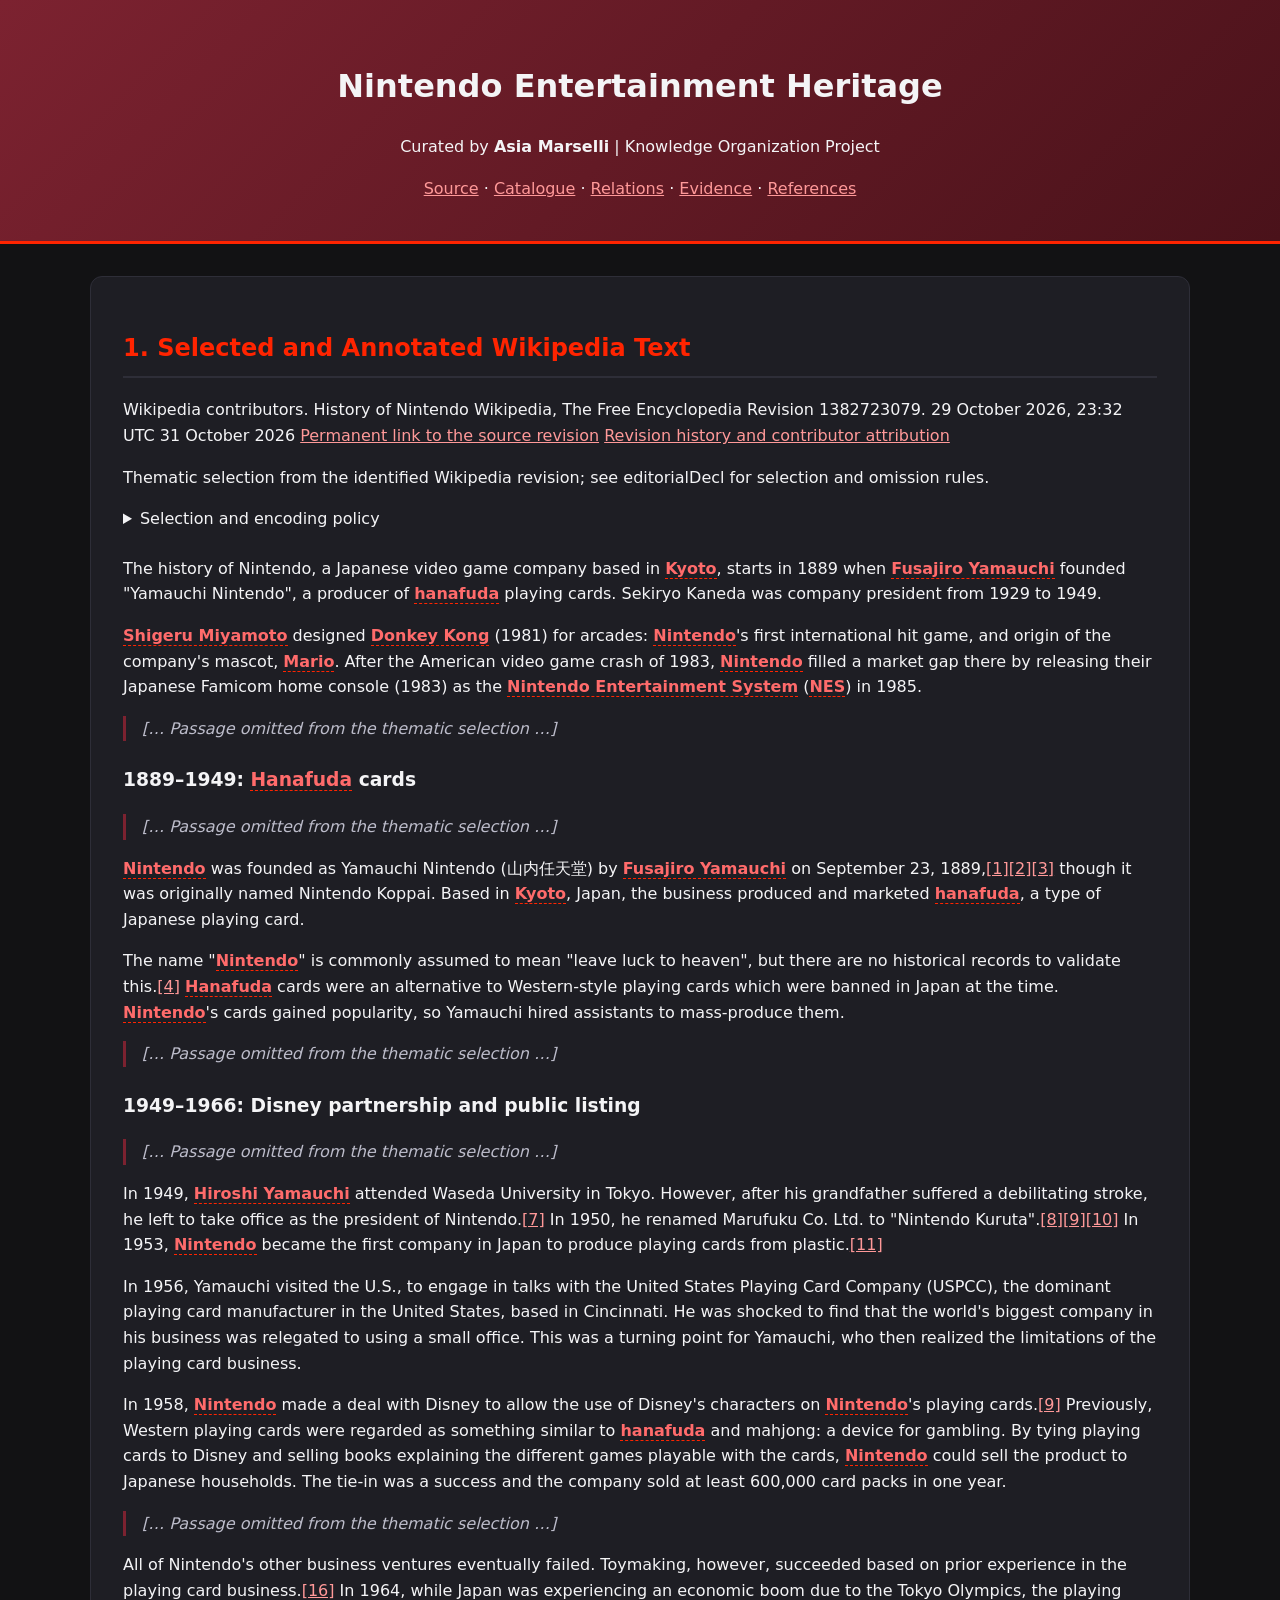
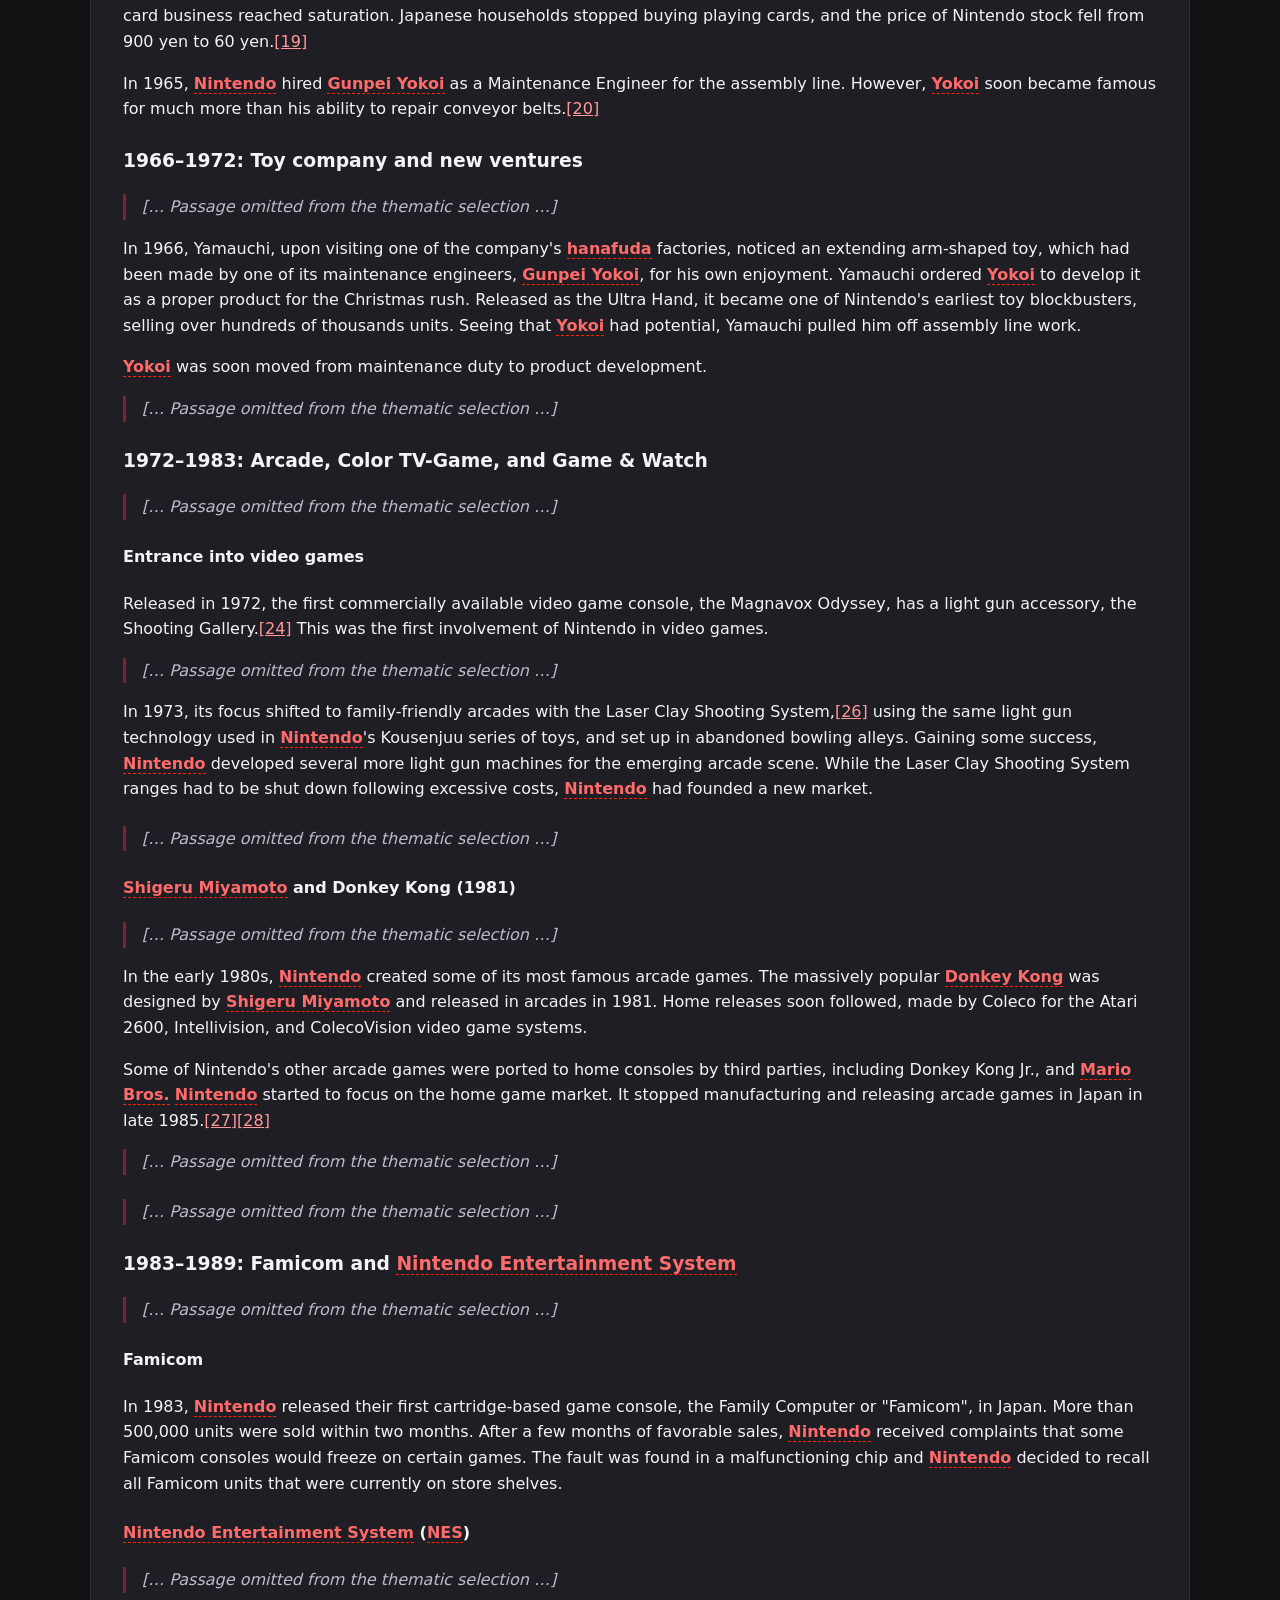
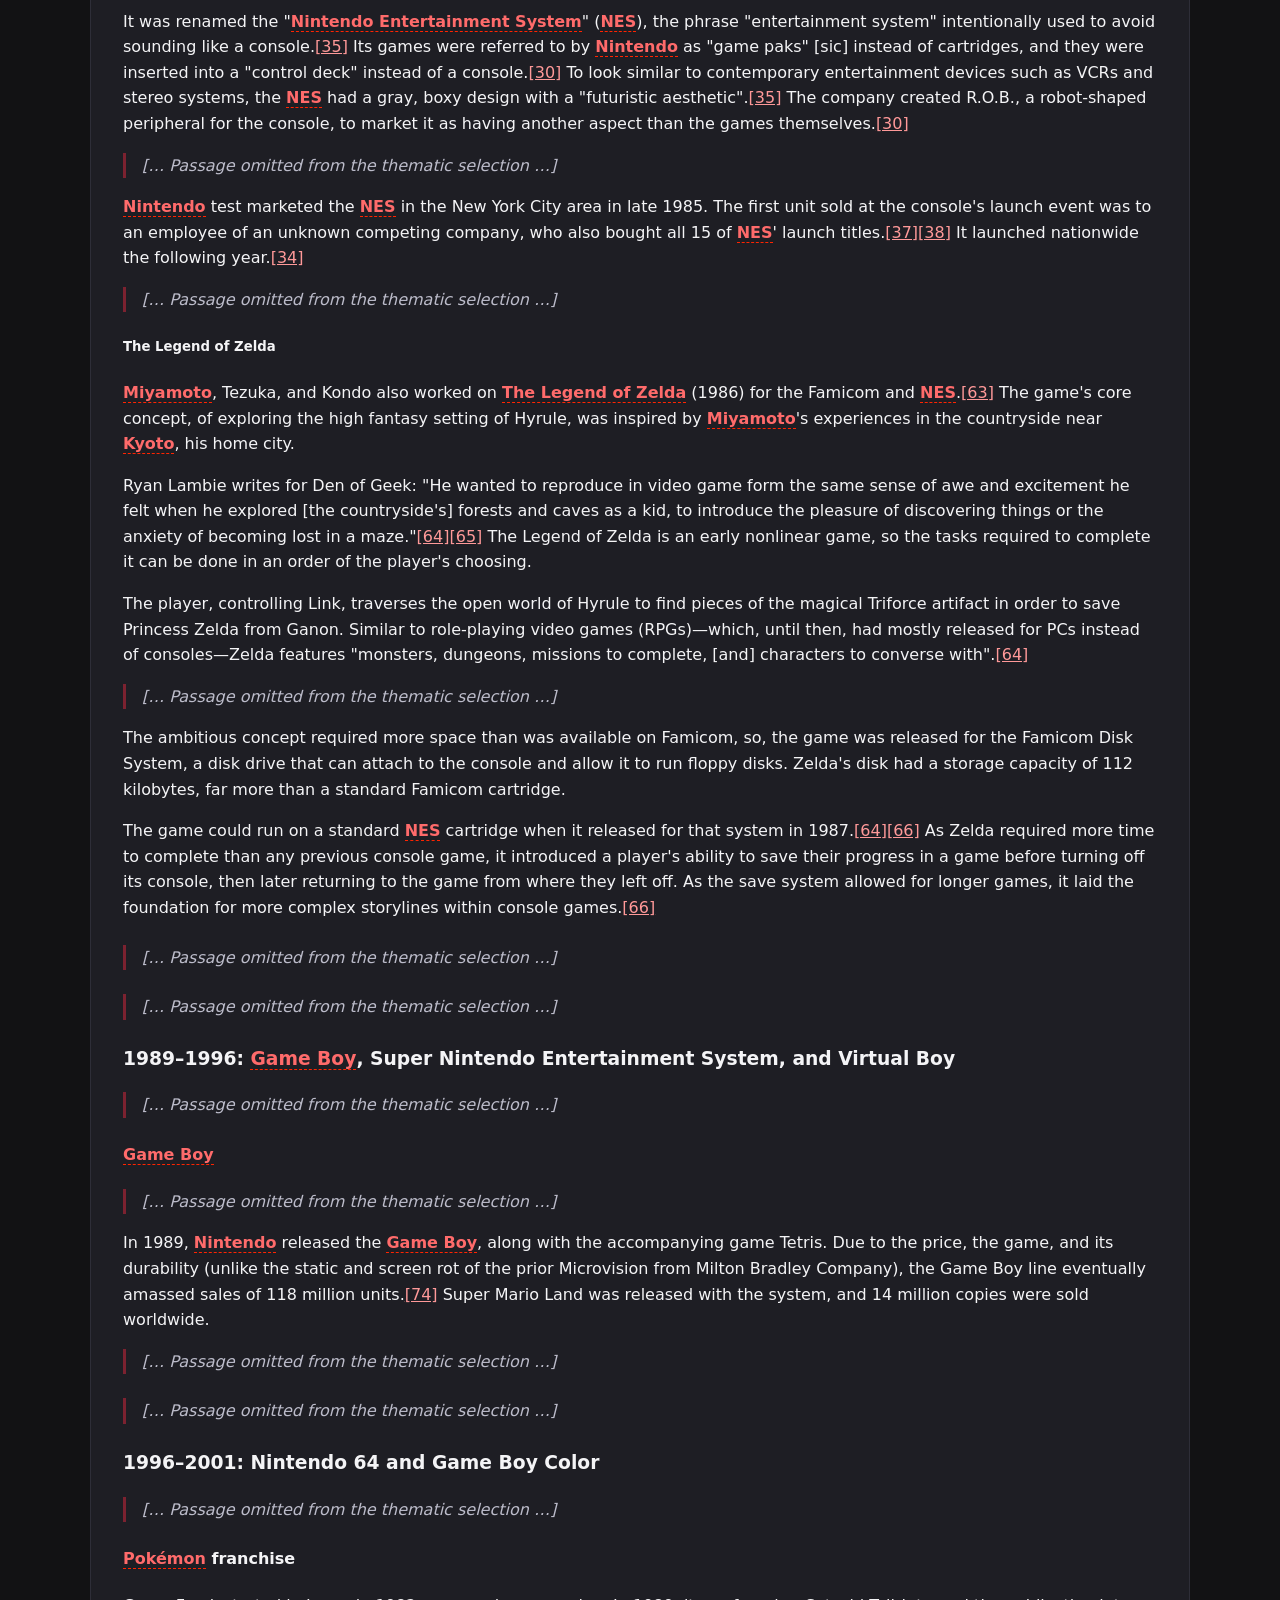
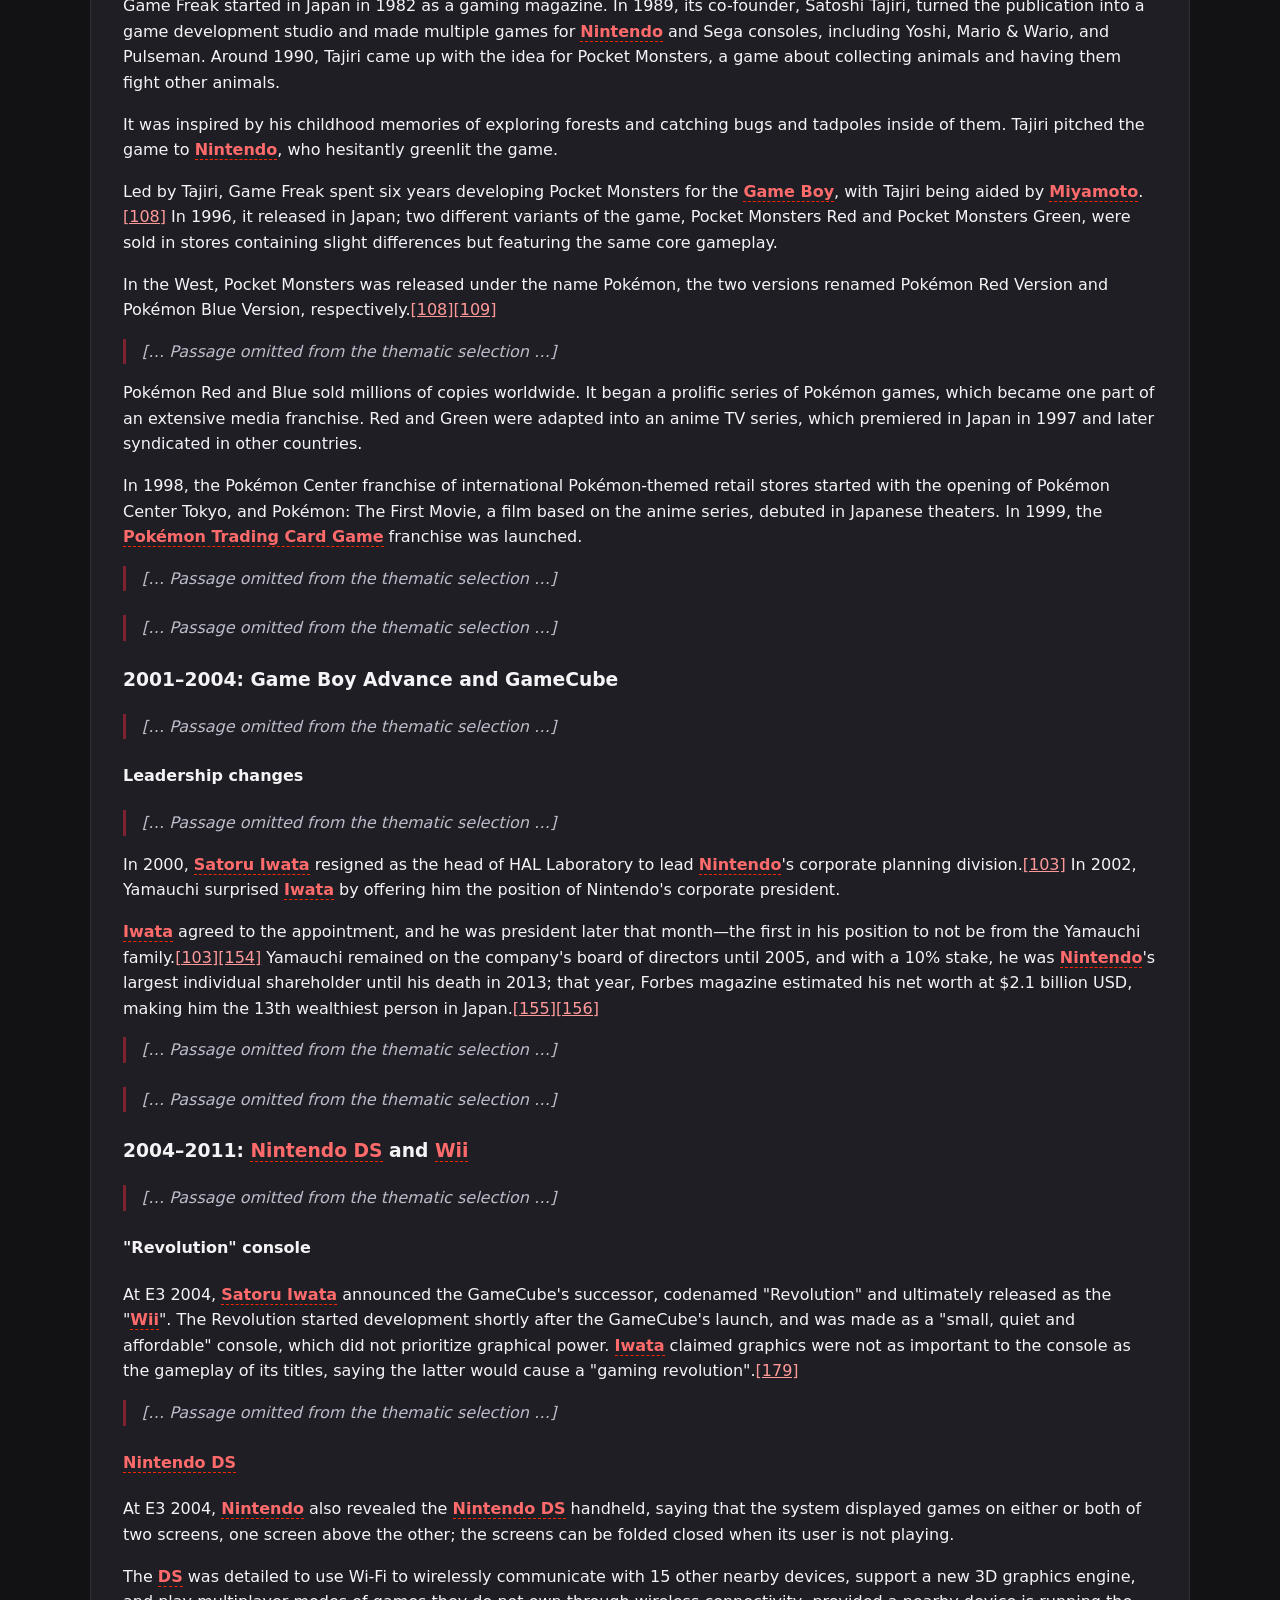
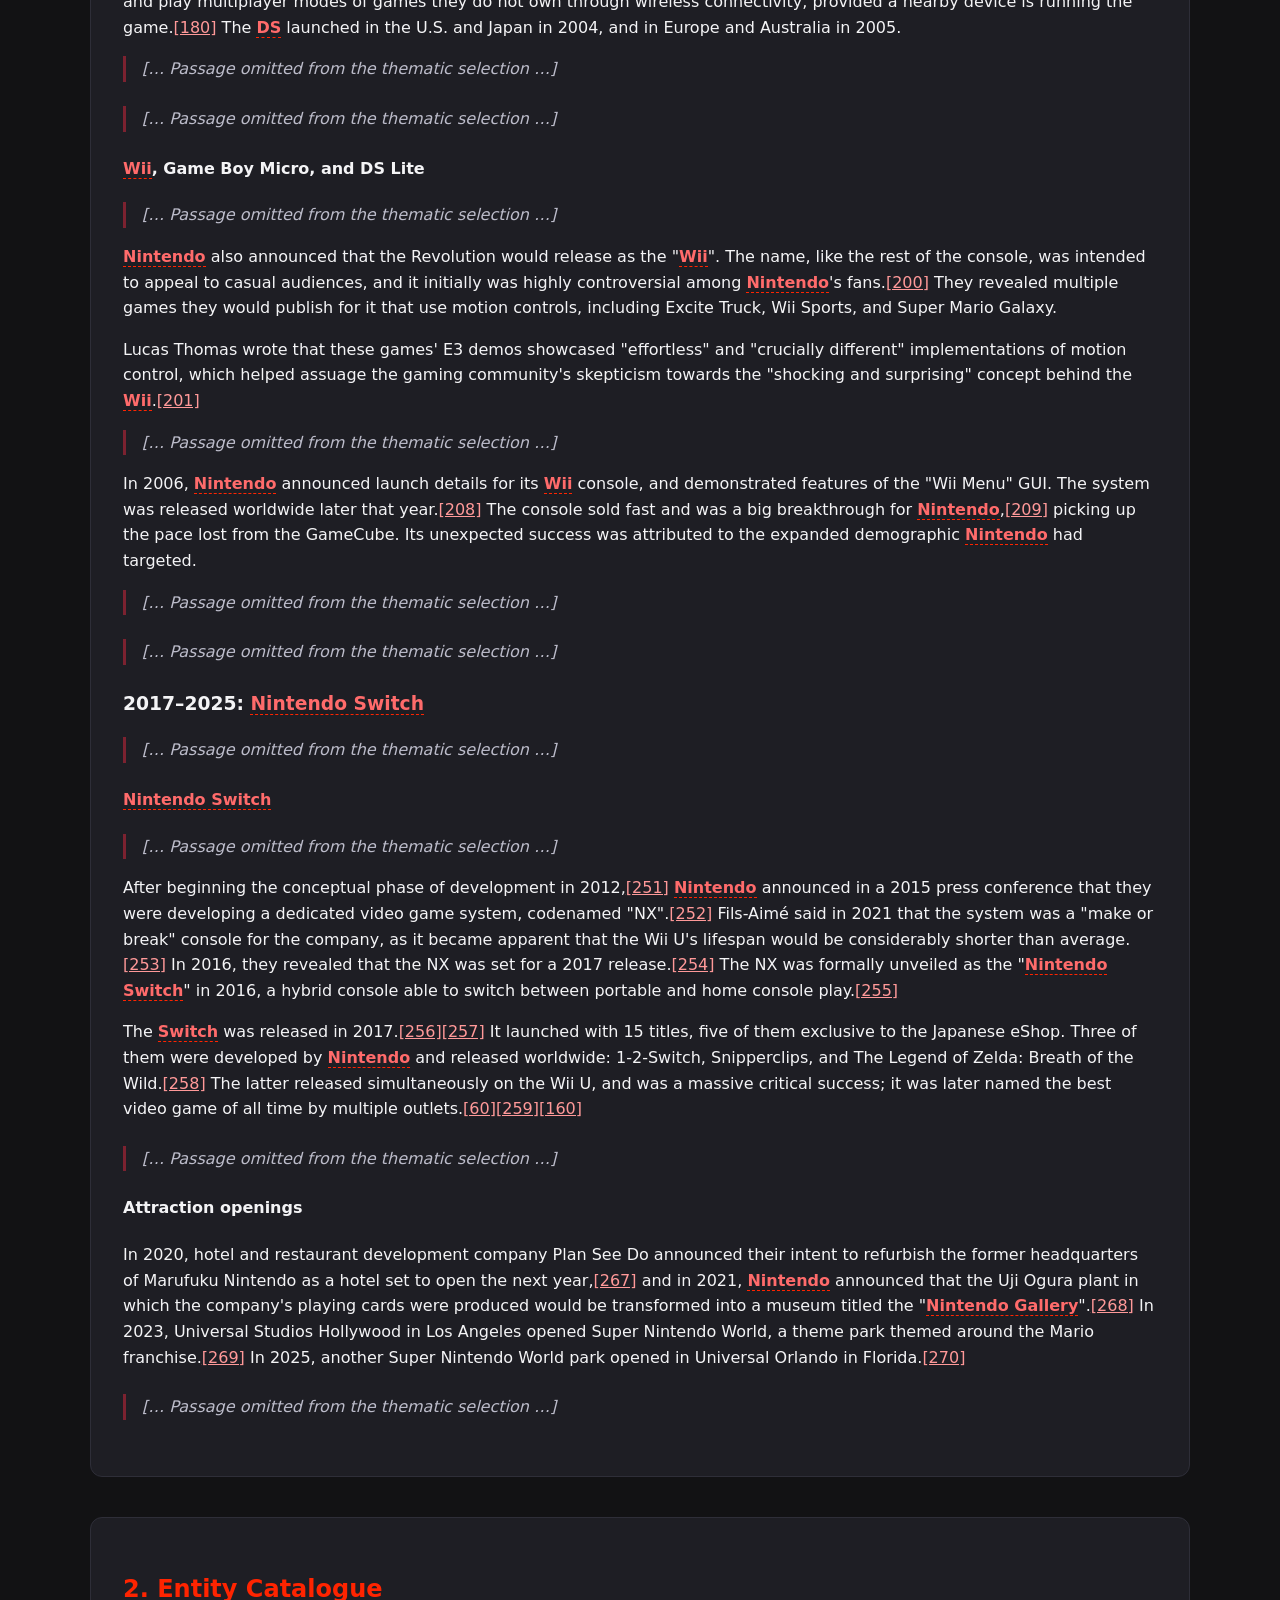
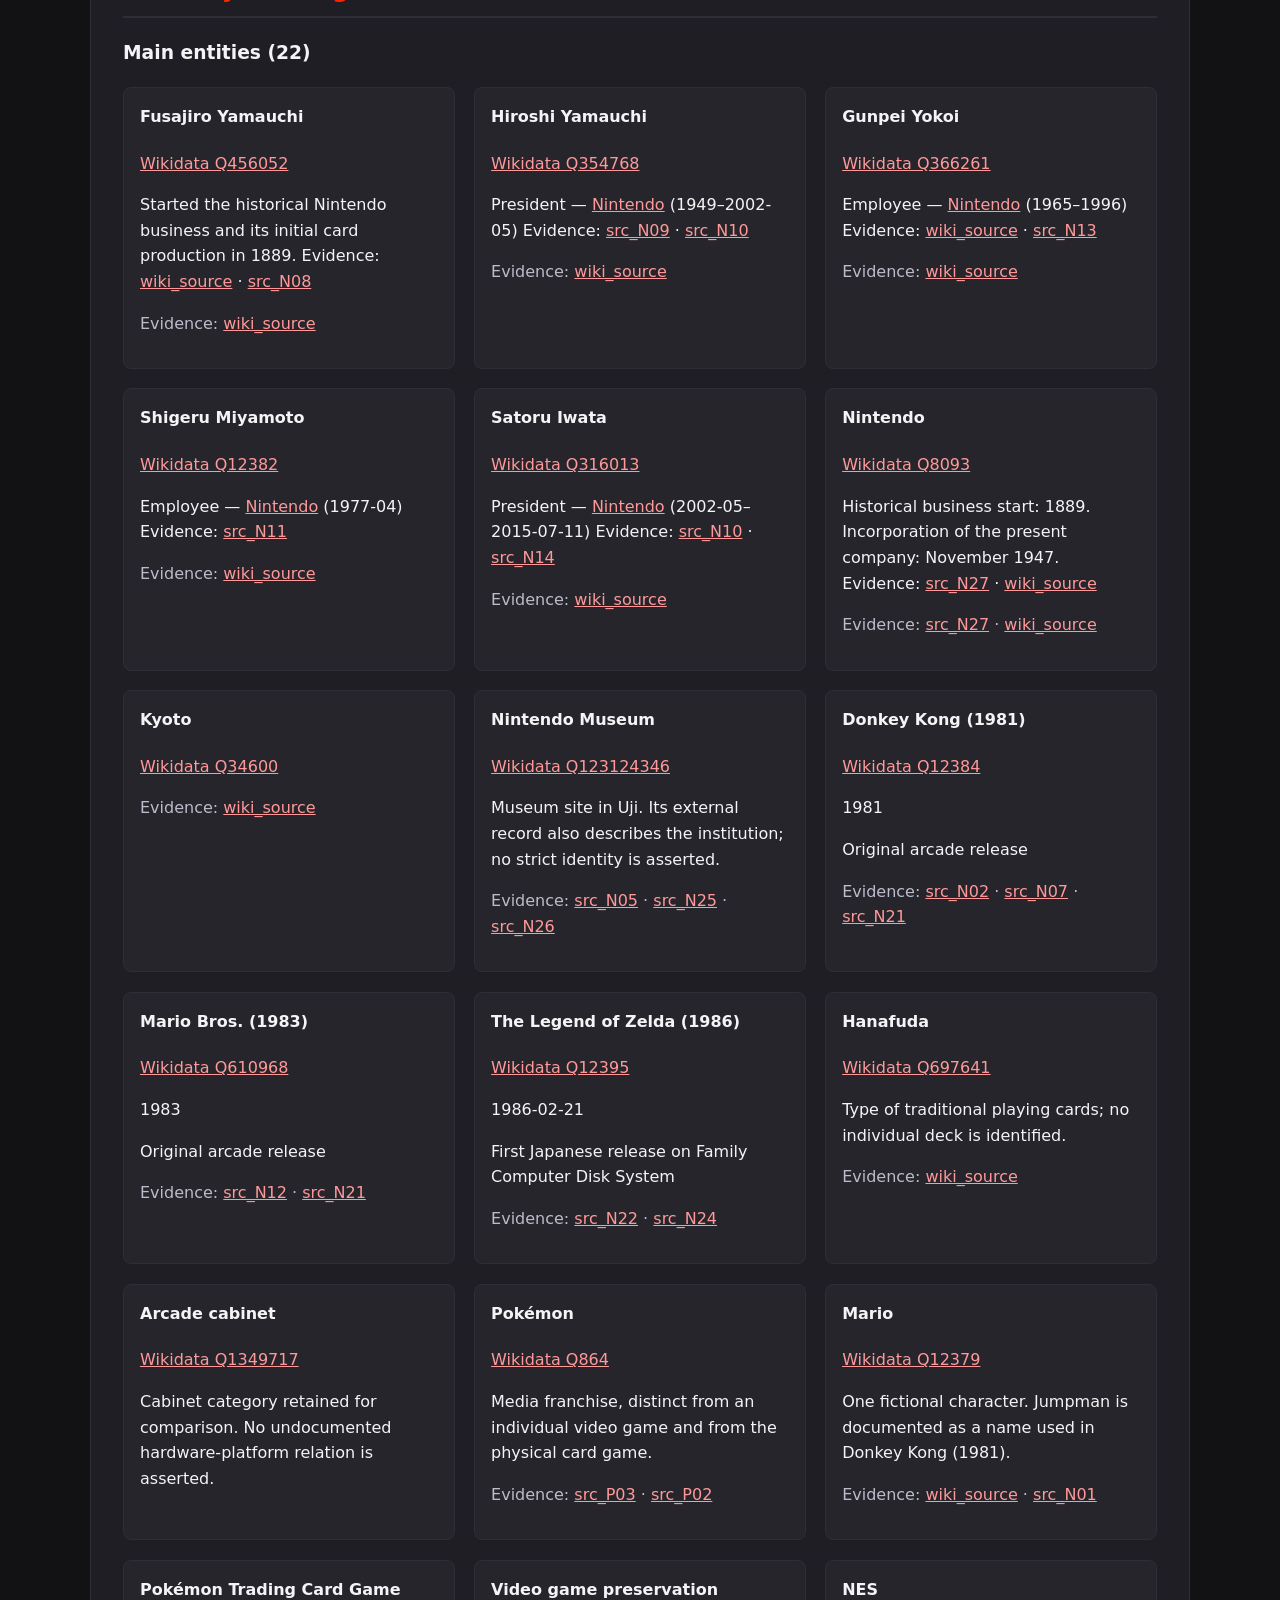
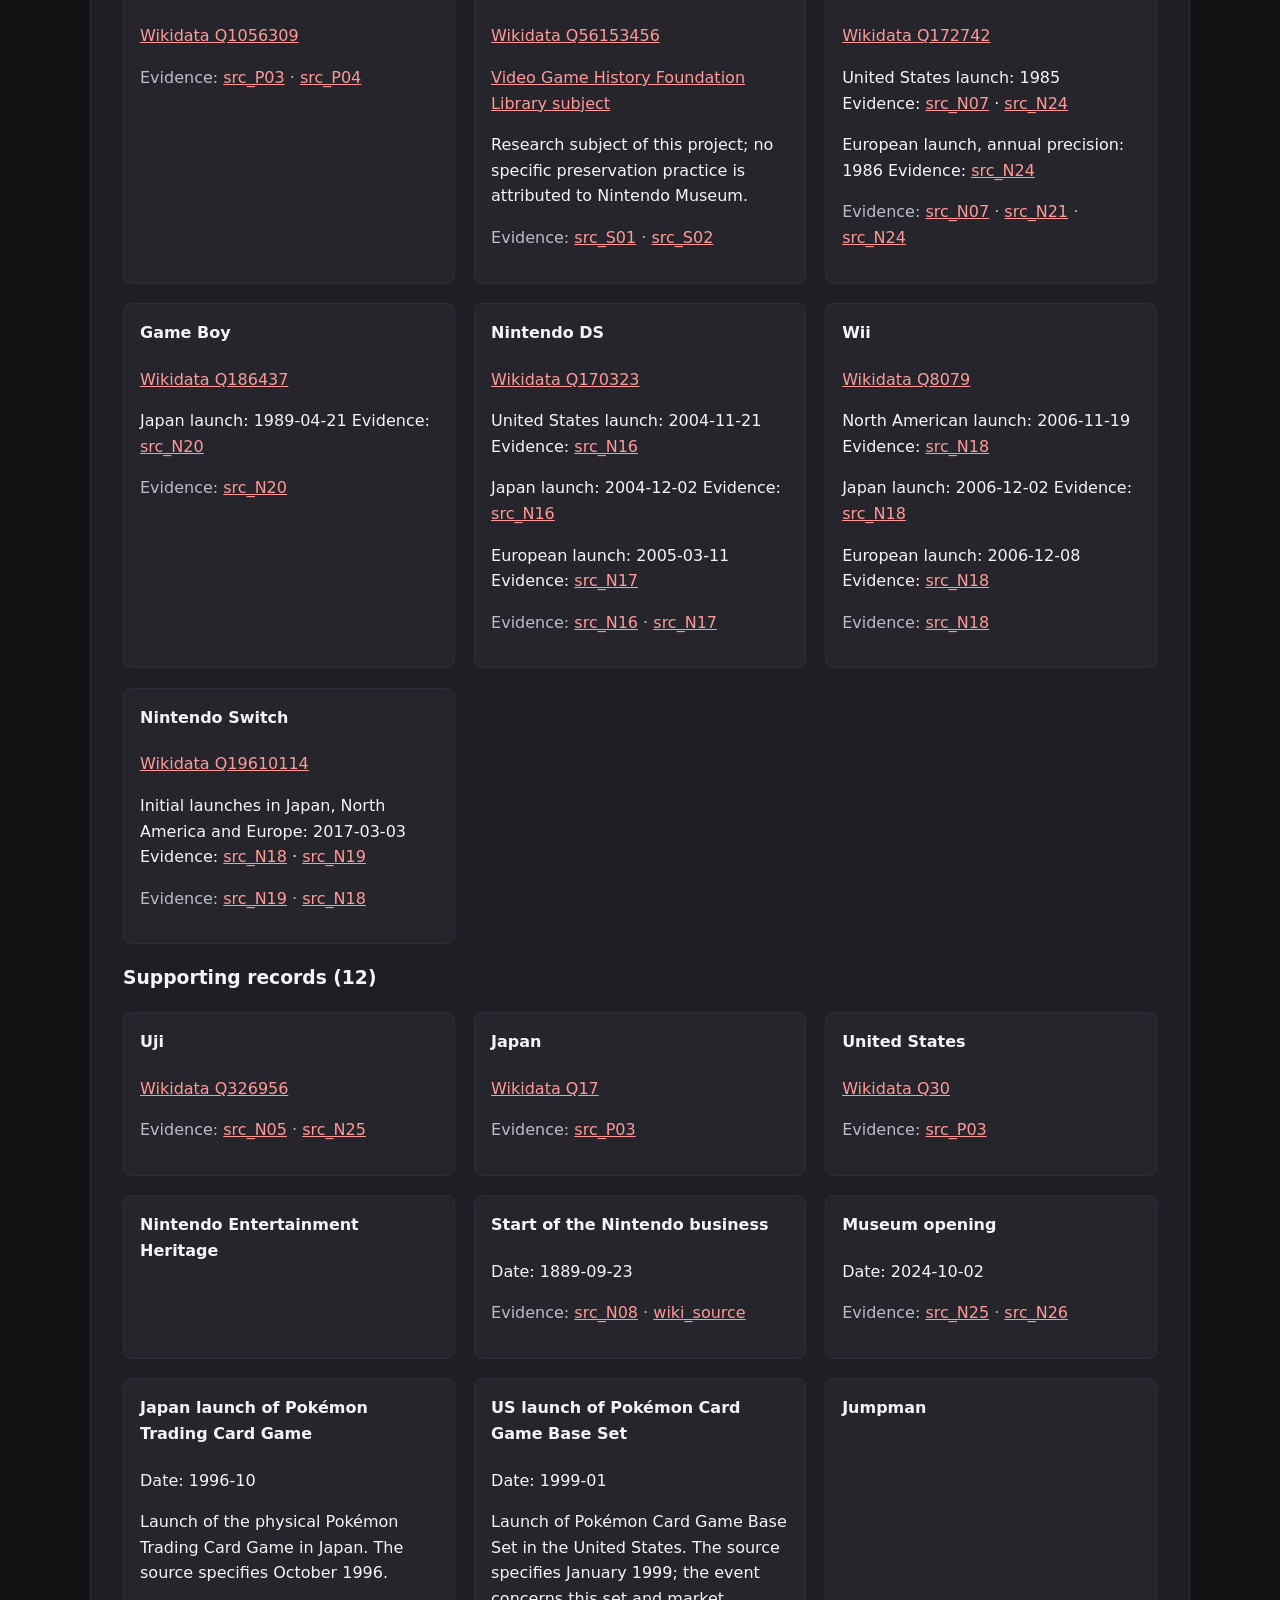
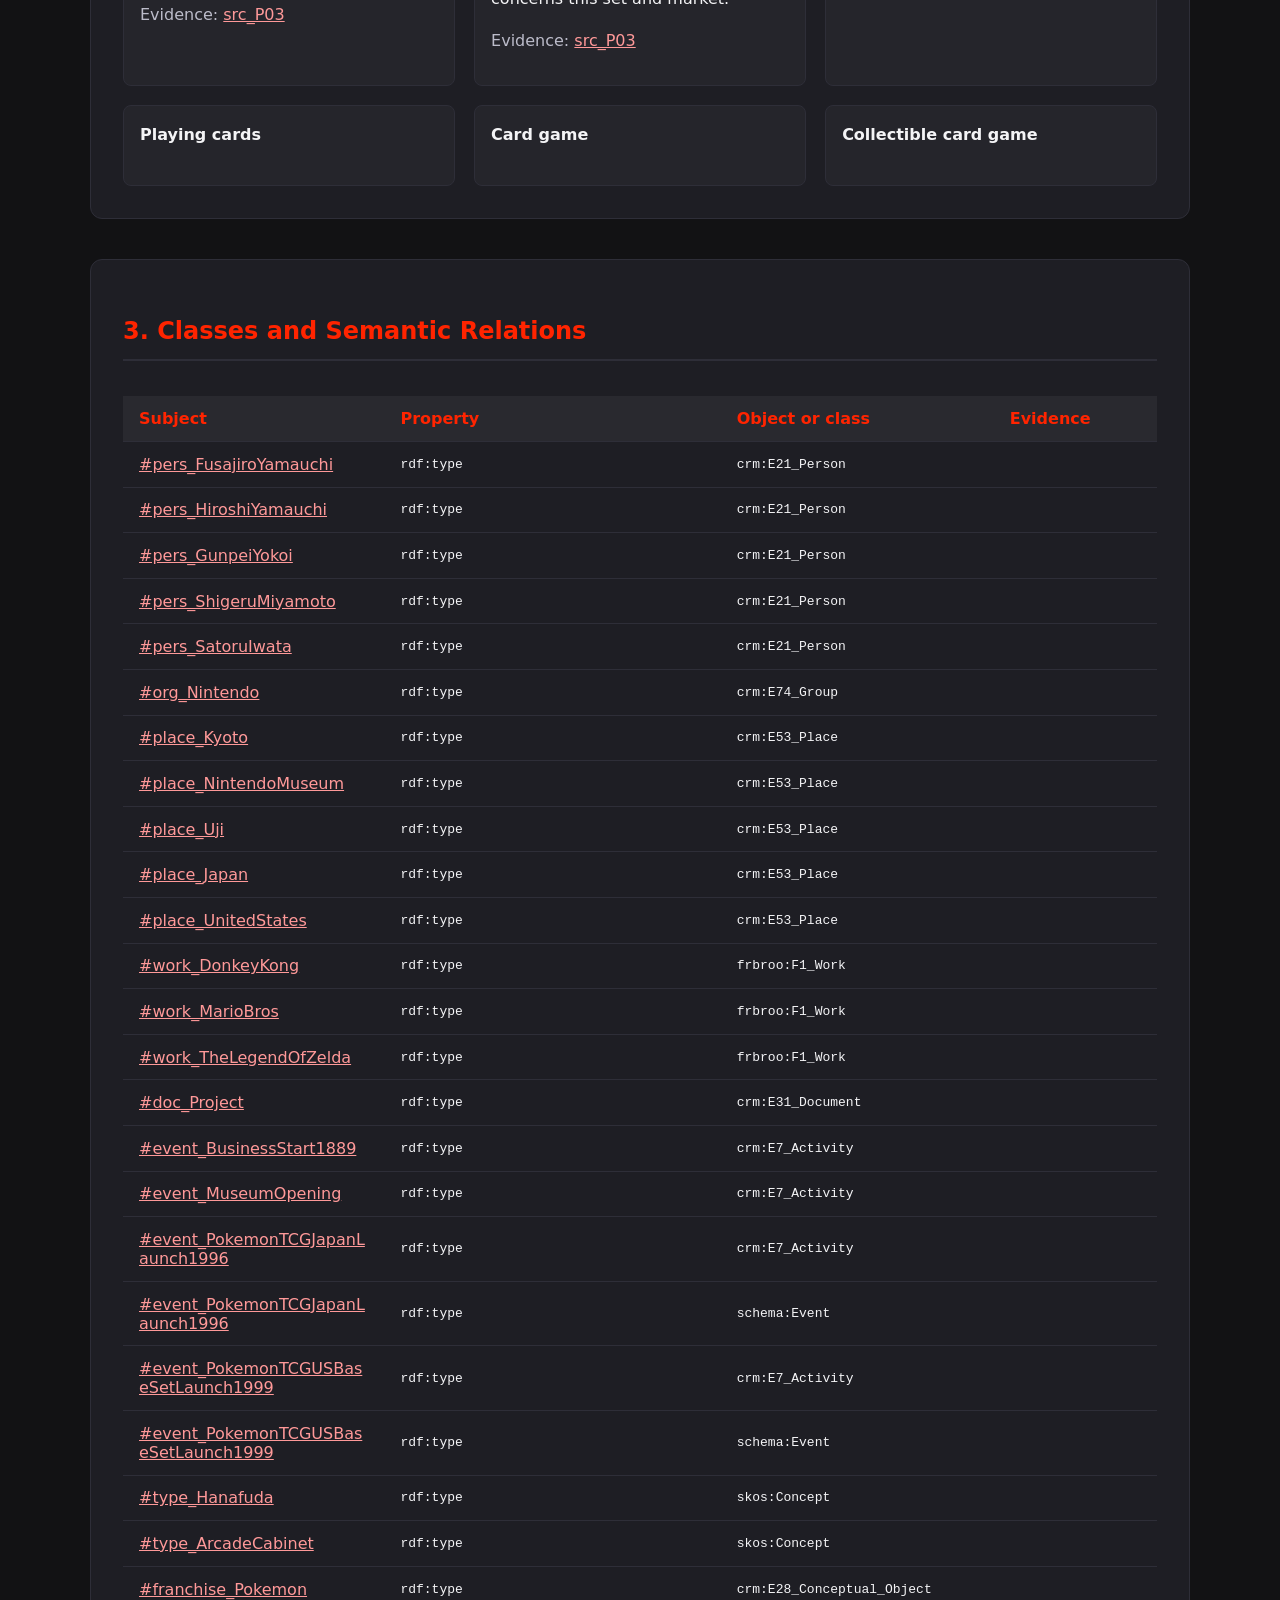
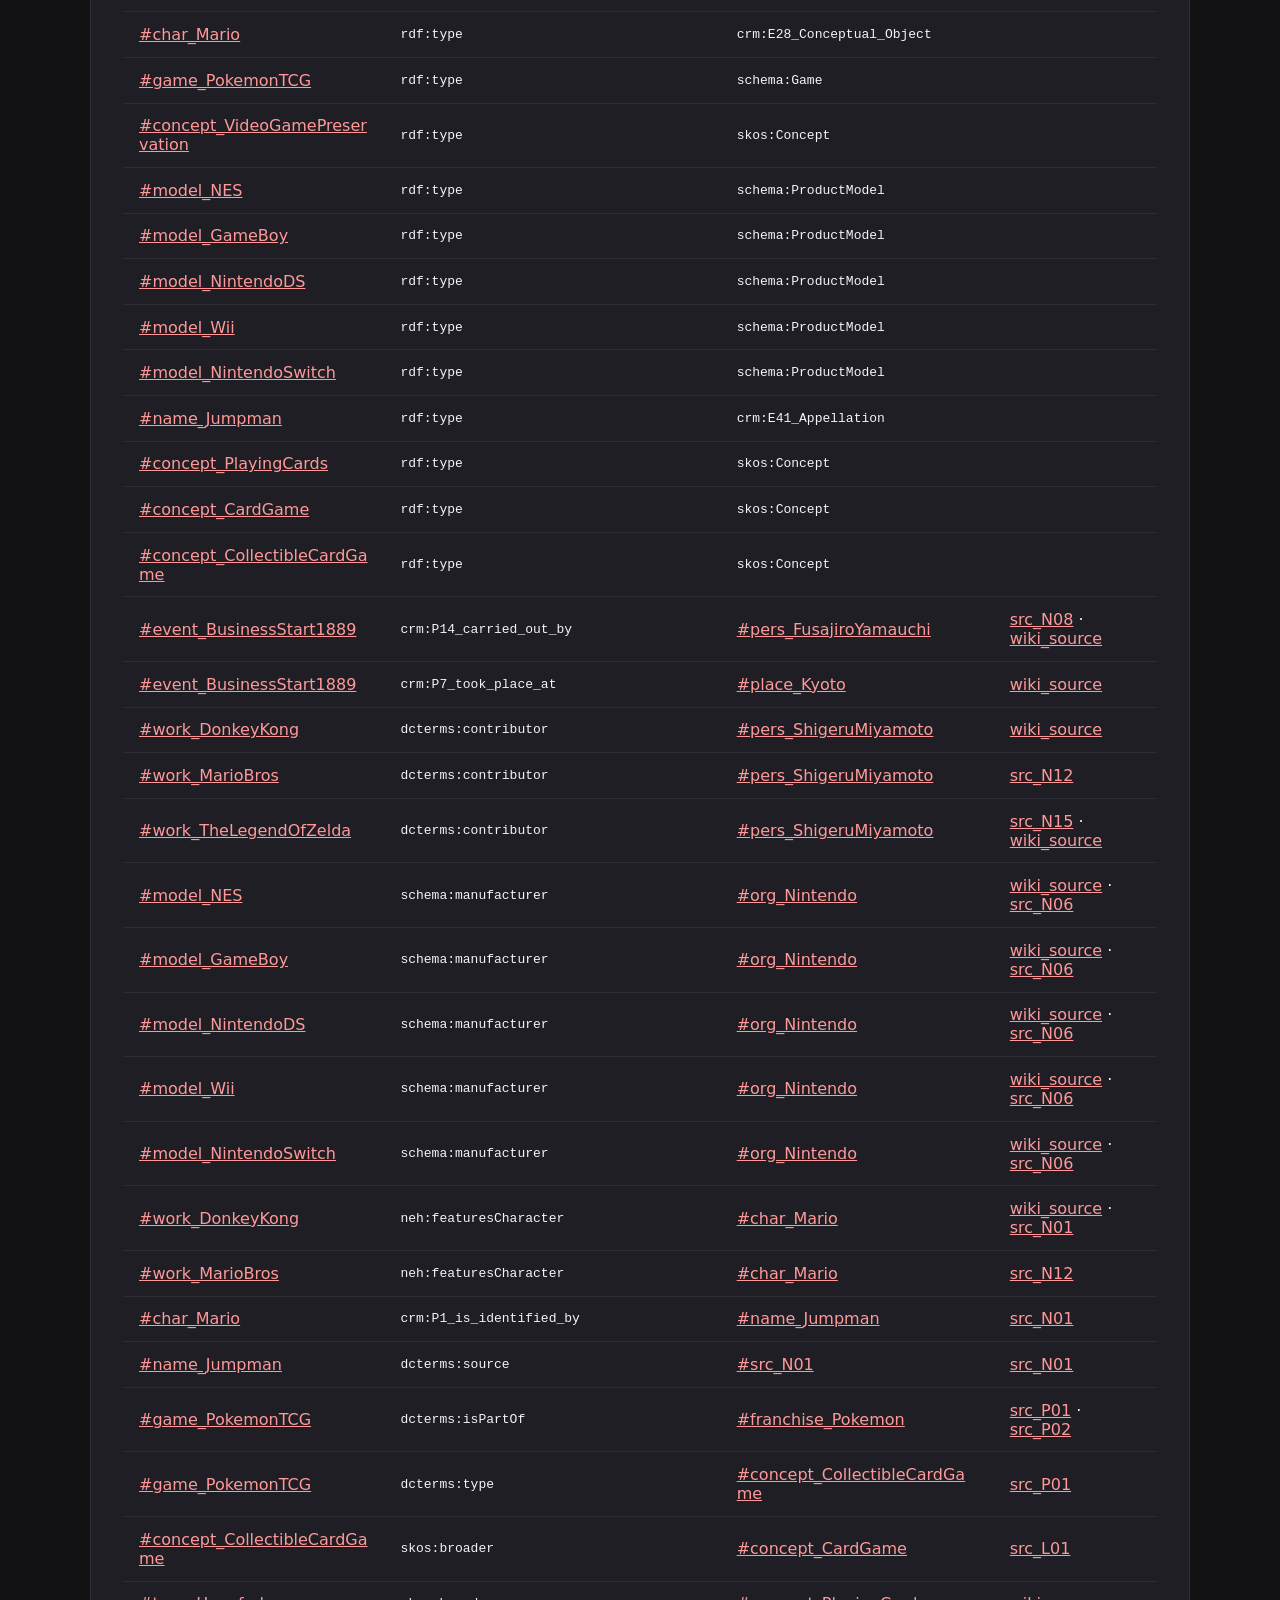
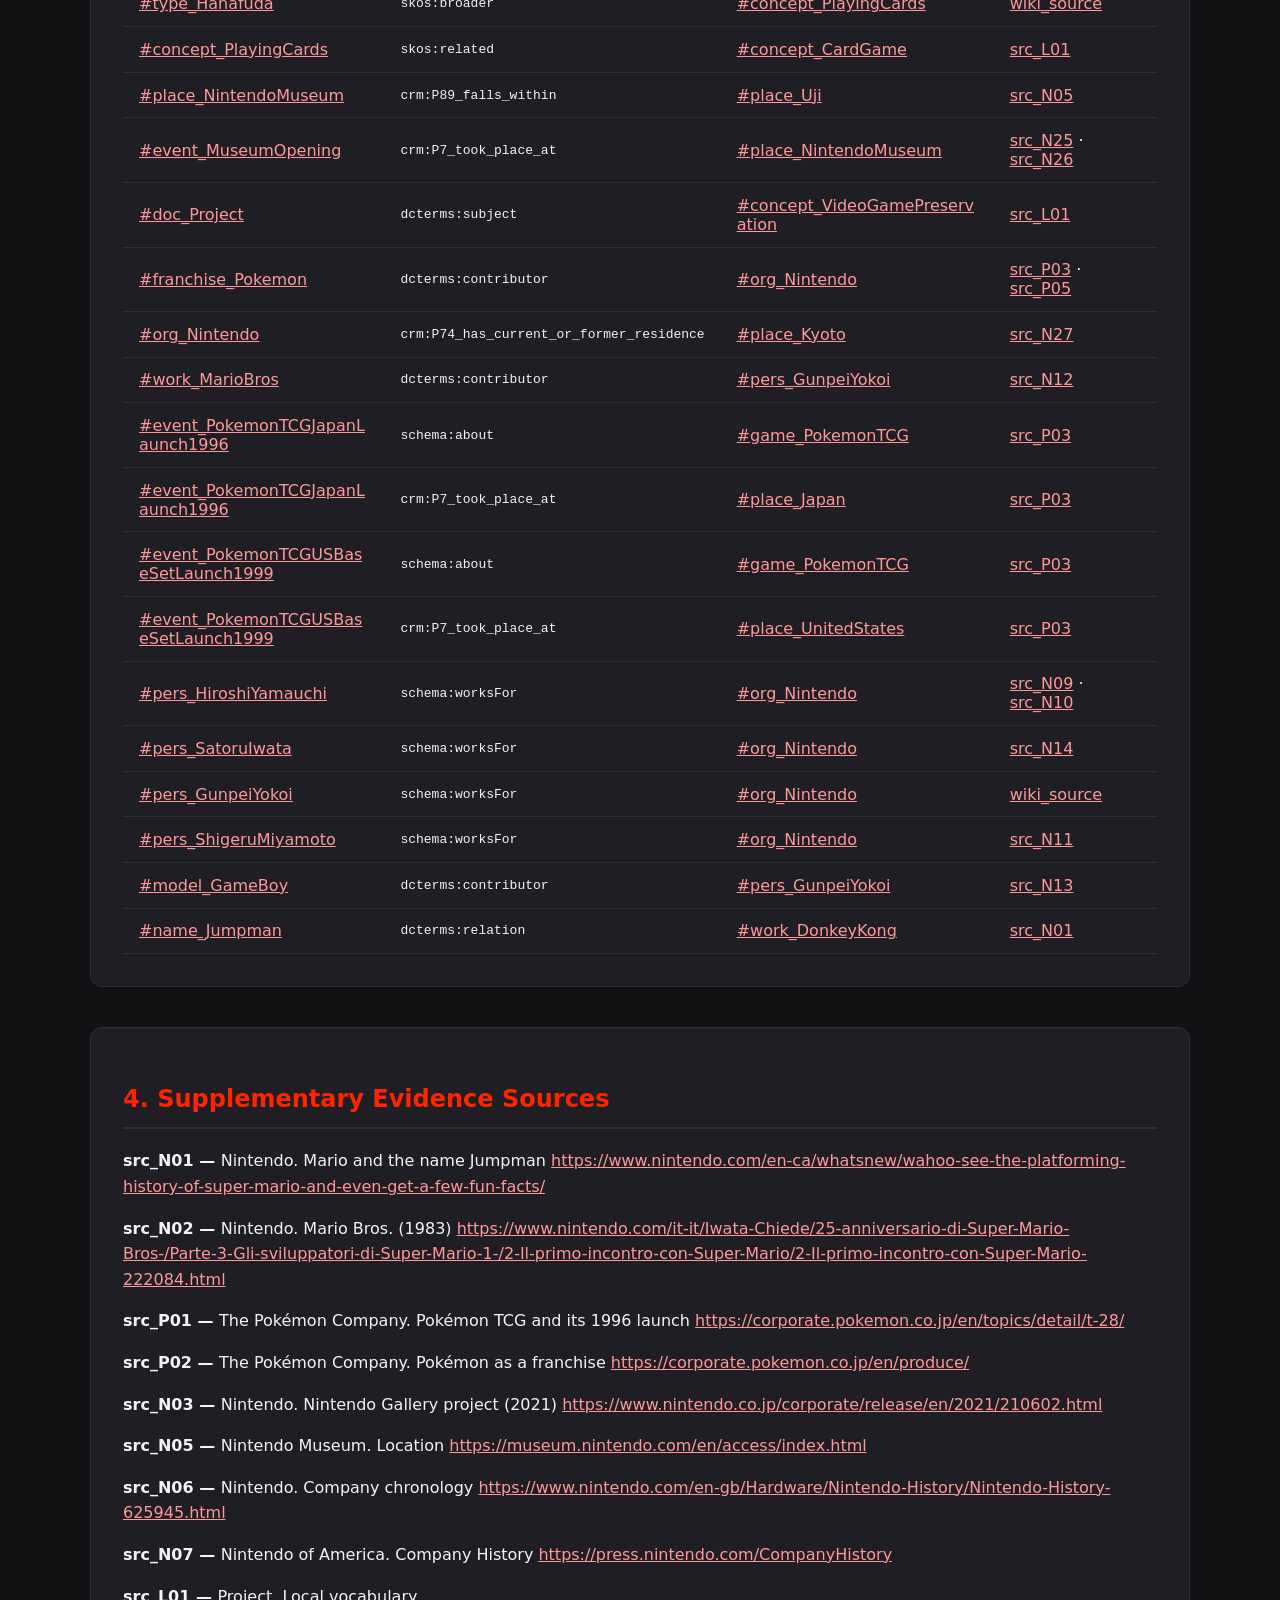
<file: html/nintendoHE.html>
<html lang="en">
  <head>
    <meta charset="UTF-8"/>
    <meta name="viewport" content="width=device-width, initial-scale=1"/>
    <title>Nintendo Entertainment Heritage</title>
    <style>
                :root {
                    --primary: #7c2230;
                    --secondary: #ff2400;
                    --bg-dark: #121214;
                    --card-bg: #1e1e24;
                    --text-light: #f4f4f6;
                    --text-muted: #a0a0b0;
                    --border-color: #2e2e38;
                }
                body { font-family: 'Segoe UI', system-ui, sans-serif; background: var(--bg-dark); color: var(--text-light); margin: 0; line-height: 1.6; }
                header { background: linear-gradient(135deg, var(--primary), #4a121a); padding: 2.5rem 2rem; text-align: center; border-bottom: 3px solid var(--secondary); }
                .container { max-width: 1100px; margin: 2rem auto; padding: 0 1.5rem; }
                section { background: var(--card-bg); border: 1px solid var(--border-color); border-radius: 12px; padding: 2rem; margin-bottom: 2.5rem; }
                h2 { color: var(--secondary); border-bottom: 2px solid var(--border-color); padding-bottom: 0.5rem; }
                .grid { display: grid; grid-template-columns: repeat(auto-fill, minmax(280px, 1fr)); gap: 1.2rem; }
                .card { background: rgba(255,255,255,0.03); border: 1px solid var(--border-color); border-radius: 8px; padding: 1rem; }
                .card:hover { border-color: var(--secondary); }
                .badge { display: inline-block; padding: 0.25rem 0.6rem; font-size: 0.75rem; border-radius: 4px; background: var(--primary); color: white; text-decoration: none; margin-top: 0.5rem; }
                .ent-link { color: #ff6b6b; font-weight: 600; border-bottom: 1px dashed var(--secondary); text-decoration: none; }
                .ent-link:hover { color: #fff; background: var(--primary); padding: 0 2px; border-radius: 3px; }
                table { width: 100%; border-collapse: collapse; margin-top: 1rem; }
                th, td { padding: 0.8rem 1rem; text-align: left; border-bottom: 1px solid var(--border-color); }
                th { background: rgba(255,255,255,0.05); color: var(--secondary); }
            
 a { color: #ff9999; overflow-wrap: anywhere; }
 .muted, .gap { color: #bcbcca; }
 .gap { border-left: 3px solid var(--primary); padding-left: 1rem; font-style: italic; }
 .source-section { margin: 1.5rem 0; }
 .table-wrap { overflow-x: auto; }
 .card h4 { margin-top: 0; }
 :target { outline: 2px solid #ff9999; outline-offset: 4px; }
 @media(max-width:600px) { section { padding: 1rem; } .container { padding: 0 .75rem; } .grid { grid-template-columns: 1fr; } }
</style>
  </head>
  <body>
    <header>
      <h1>Nintendo Entertainment Heritage</h1>
      <p id="encoder_AM">Curated by <strong>Asia Marselli</strong> | Knowledge Organization Project</p>
      <nav aria-label="Page sections"><a href="#source">Source</a> &#183; <a href="#catalogue">Catalogue</a> &#183; <a href="#relations">Relations</a> &#183; <a href="#evidence">Evidence</a> &#183; <a href="#references">References</a></nav>
    </header>
    <main class="container">
      <section id="source">
        <h2>1. Selected and Annotated Wikipedia Text</h2>
        <div id="wiki_source">
          Wikipedia contributors. 
          History of Nintendo 
          Wikipedia, The Free Encyclopedia 
          Revision 1382723079. 
          <span>29 October 2026, 23:32 UTC</span> 
          <span>31 October 2026</span> 
          <a href="https://en.wikipedia.org/w/index.php?title=History_of_Nintendo&amp;oldid=1382723079">Permanent link to the source revision</a>
          <a href="https://en.wikipedia.org/w/index.php?title=History_of_Nintendo&amp;action=history">Revision history and contributor attribution</a>
          <p>Thematic selection from the identified Wikipedia revision; see editorialDecl for selection and omission rules.</p>
        </div>
        <details>
          <summary>Selection and encoding policy</summary>
          <p>The catalogue contains 22 main entities and 12 support records. Source mentions use ref="#identifier". Relations use active for the subject, name for the prefixed property and passive for the object; rdf:type declares classes. listPrefixDef expands prefixed identifiers. Each catalogue xml:id is appended to rdf_resource_base to form its RDF URI. Affiliation records roles and periods.</p>
          <p>The source is a thematic selection from the fixed Wikipedia revision. Retained passages preserve original wording and citation numbers. Omitted material is marked with gap reason="sampling"; only bibliography entries cited by retained passages are reproduced. Further reading and external-link lists are omitted. Incidental references to other products remain within complete selected passages.</p>
          <p>The source attribute identifies evidence. Notes with type="authority_reference" provide informational links for rdfs:seeAlso, not automatic identity assertions. Supplementary catalogue sources document Jumpman, regional card-game launches and preservation. Jumpman is a name of Mario; the comparison between Hanafuda and Pokemon cards is a project interpretation, not a claim of historical derivation.</p>
          <p>Twenty main entities have annotated mentions in the selected Wikipedia text. Arcade cabinet is a contextual category identified by its external authority reference; video game preservation is a project research concept documented by supplementary sources. These two records are not presented as explicit mentions in the selected source. The museum site is distinguished from the institution, and the card-game launches retain separate dates and territories.</p>
        </details>
        <div class="source-section" id="source_lead">
        <p id="source_block_172">The history of Nintendo, a Japanese video game company based in <a class="ent-link" href="#place_Kyoto">Kyoto</a>, starts in 1889 when <a class="ent-link" href="#pers_FusajiroYamauchi">Fusajiro Yamauchi</a> founded "Yamauchi Nintendo", a producer of <a class="ent-link" href="#type_Hanafuda">hanafuda</a> playing cards. Sekiryo Kaneda was company president from 1929 to 1949.</p>
        <p id="source_block_174"><a class="ent-link" href="#pers_ShigeruMiyamoto">Shigeru Miyamoto</a> designed <a class="ent-link" href="#work_DonkeyKong">Donkey Kong</a> (1981) for arcades: <a class="ent-link" href="#org_Nintendo">Nintendo</a>'s first international hit game, and origin of the company's mascot, <a class="ent-link" href="#char_Mario">Mario</a>. After the American video game crash of 1983, <a class="ent-link" href="#org_Nintendo">Nintendo</a> filled a market gap there by releasing their Japanese Famicom home console (1983) as the <a class="ent-link" href="#model_NES">Nintendo Entertainment System</a> (<a class="ent-link" href="#model_NES">NES</a>) in 1985.</p>
        <p class="gap">[&#8230; Passage omitted from the thematic selection &#8230;]</p>
      </div>
        <div class="source-section" id="source_section_179">
        <h3>1889&#8211;1949: <a class="ent-link" href="#type_Hanafuda">Hanafuda</a> cards</h3>
        <p class="gap">[&#8230; Passage omitted from the thematic selection &#8230;]</p>
        <p id="source_block_184"><a class="ent-link" href="#org_Nintendo">Nintendo</a> was founded as Yamauchi Nintendo (&#23665;&#20869;&#20219;&#22825;&#22530;) by <a class="ent-link" href="#pers_FusajiroYamauchi">Fusajiro Yamauchi</a> on <span>September 23, 1889</span>,<a href="#source_block_708">[1]</a><a href="#source_block_709">[2]</a><a href="#source_block_710">[3]</a> though it was originally named Nintendo Koppai. Based in <a class="ent-link" href="#place_Kyoto">Kyoto</a>, Japan, the business produced and marketed <a class="ent-link" href="#type_Hanafuda">hanafuda</a>, a type of Japanese playing card.</p>
        <p id="source_block_185">The name "<a class="ent-link" href="#org_Nintendo">Nintendo</a>" is commonly assumed to mean "leave luck to heaven", but there are no historical records to validate this.<a href="#source_block_711">[4]</a> <a class="ent-link" href="#type_Hanafuda">Hanafuda</a> cards were an alternative to Western-style playing cards which were banned in Japan at the time. <a class="ent-link" href="#org_Nintendo">Nintendo</a>'s cards gained popularity, so Yamauchi hired assistants to mass-produce them.</p>
        <p class="gap">[&#8230; Passage omitted from the thematic selection &#8230;]</p>
      </div>
        <div class="source-section" id="source_section_190">
        <h3>1949&#8211;1966: Disney partnership and public listing</h3>
        <p class="gap">[&#8230; Passage omitted from the thematic selection &#8230;]</p>
        <p id="source_block_195">In <span>1949</span>, <a class="ent-link" href="#pers_HiroshiYamauchi">Hiroshi Yamauchi</a> attended Waseda University in Tokyo. However, after his grandfather suffered a debilitating stroke, he left to take office as the president of Nintendo.<a href="#source_block_714">[7]</a> In 1950, he renamed Marufuku Co. Ltd. to "Nintendo Kuruta".<a href="#source_block_715">[8]</a><a href="#source_block_716">[9]</a><a href="#source_block_717">[10]</a> In 1953, <a class="ent-link" href="#org_Nintendo">Nintendo</a> became the first company in Japan to produce playing cards from plastic.<a href="#source_block_718">[11]</a></p>
        <p id="source_block_196">In 1956, Yamauchi visited the U.S., to engage in talks with the United States Playing Card Company (USPCC), the dominant playing card manufacturer in the United States, based in Cincinnati. He was shocked to find that the world's biggest company in his business was relegated to using a small office. This was a turning point for Yamauchi, who then realized the limitations of the playing card business.</p>
        <p id="source_block_197">In 1958, <a class="ent-link" href="#org_Nintendo">Nintendo</a> made a deal with Disney to allow the use of Disney's characters on <a class="ent-link" href="#org_Nintendo">Nintendo</a>'s playing cards.<a href="#source_block_716">[9]</a> Previously, Western playing cards were regarded as something similar to <a class="ent-link" href="#type_Hanafuda">hanafuda</a> and mahjong: a device for gambling. By tying playing cards to Disney and selling books explaining the different games playable with the cards, <a class="ent-link" href="#org_Nintendo">Nintendo</a> could sell the product to Japanese households. The tie-in was a success and the company sold at least 600,000 card packs in one year.</p>
        <p class="gap">[&#8230; Passage omitted from the thematic selection &#8230;]</p>
        <p id="source_block_203">All of Nintendo's other business ventures eventually failed. Toymaking, however, succeeded based on prior experience in the playing card business.<a href="#source_block_723">[16]</a> In 1964, while Japan was experiencing an economic boom due to the Tokyo Olympics, the playing card business reached saturation. Japanese households stopped buying playing cards, and the price of Nintendo stock fell from 900 yen to 60 yen.<a href="#source_block_726">[19]</a></p>
        <p id="source_block_204">In <span>1965</span>, <a class="ent-link" href="#org_Nintendo">Nintendo</a> hired <a class="ent-link" href="#pers_GunpeiYokoi">Gunpei Yokoi</a> as a Maintenance Engineer for the assembly line. However, <a class="ent-link" href="#pers_GunpeiYokoi">Yokoi</a> soon became famous for much more than his ability to repair conveyor belts.<a href="#source_block_727">[20]</a></p>
      </div>
        <div class="source-section" id="source_section_205">
        <h3>1966&#8211;1972: Toy company and new ventures</h3>
        <p class="gap">[&#8230; Passage omitted from the thematic selection &#8230;]</p>
        <p id="source_block_210">In 1966, Yamauchi, upon visiting one of the company's <a class="ent-link" href="#type_Hanafuda">hanafuda</a> factories, noticed an extending arm-shaped toy, which had been made by one of its maintenance engineers, <a class="ent-link" href="#pers_GunpeiYokoi">Gunpei Yokoi</a>, for his own enjoyment. Yamauchi ordered <a class="ent-link" href="#pers_GunpeiYokoi">Yokoi</a> to develop it as a proper product for the Christmas rush. Released as the Ultra Hand, it became one of Nintendo's earliest toy blockbusters, selling over hundreds of thousands units. Seeing that <a class="ent-link" href="#pers_GunpeiYokoi">Yokoi</a> had potential, Yamauchi pulled him off assembly line work.</p>
        <p id="source_block_211"><a class="ent-link" href="#pers_GunpeiYokoi">Yokoi</a> was soon moved from maintenance duty to product development.</p>
        <p class="gap">[&#8230; Passage omitted from the thematic selection &#8230;]</p>
      </div>
        <div class="source-section" id="source_section_217">
        <h3>1972&#8211;1983: Arcade, Color TV-Game, and Game &amp; Watch</h3>
        <p class="gap">[&#8230; Passage omitted from the thematic selection &#8230;]</p>
        <div class="source-section" id="source_section_224">
          <h4>Entrance into video games</h4>
          <p id="source_block_227">Released in 1972, the first commercially available video game console, the Magnavox Odyssey, has a light gun accessory, the Shooting Gallery.<a href="#source_block_731">[24]</a> This was the first involvement of Nintendo in video games.</p>
          <p class="gap">[&#8230; Passage omitted from the thematic selection &#8230;]</p>
          <p id="source_block_229">In 1973, its focus shifted to family-friendly arcades with the Laser Clay Shooting System,<a href="#source_block_733">[26]</a> using the same light gun technology used in <a class="ent-link" href="#org_Nintendo">Nintendo</a>'s Kousenjuu series of toys, and set up in abandoned bowling alleys. Gaining some success, <a class="ent-link" href="#org_Nintendo">Nintendo</a> developed several more light gun machines for the emerging arcade scene. While the Laser Clay Shooting System ranges had to be shut down following excessive costs, <a class="ent-link" href="#org_Nintendo">Nintendo</a> had founded a new market.</p>
        </div>
        <p class="gap">[&#8230; Passage omitted from the thematic selection &#8230;]</p>
        <div class="source-section" id="source_section_235">
          <h4><a class="ent-link" href="#pers_ShigeruMiyamoto">Shigeru Miyamoto</a> and Donkey Kong (1981)</h4>
          <p class="gap">[&#8230; Passage omitted from the thematic selection &#8230;]</p>
          <p id="source_block_240">In the early 1980s, <a class="ent-link" href="#org_Nintendo">Nintendo</a> created some of its most famous arcade games. The massively popular <a class="ent-link" href="#work_DonkeyKong">Donkey Kong</a> was designed by <a class="ent-link" href="#pers_ShigeruMiyamoto">Shigeru Miyamoto</a> and released in arcades in <span>1981</span>. Home releases soon followed, made by Coleco for the Atari 2600, Intellivision, and ColecoVision video game systems.</p>
          <p id="source_block_241">Some of Nintendo's other arcade games were ported to home consoles by third parties, including Donkey Kong Jr., and <a class="ent-link" href="#work_MarioBros">Mario Bros.</a> <a class="ent-link" href="#org_Nintendo">Nintendo</a> started to focus on the home game market. It stopped manufacturing and releasing arcade games in Japan in late 1985.<a href="#source_block_734">[27]</a><a href="#source_block_735">[28]</a></p>
          <p class="gap">[&#8230; Passage omitted from the thematic selection &#8230;]</p>
        </div>
        <p class="gap">[&#8230; Passage omitted from the thematic selection &#8230;]</p>
      </div>
        <div class="source-section" id="source_section_250">
        <h3>1983&#8211;1989: Famicom and <a class="ent-link" href="#model_NES">Nintendo Entertainment System</a></h3>
        <p class="gap">[&#8230; Passage omitted from the thematic selection &#8230;]</p>
        <div class="source-section" id="source_section_257">
          <h4>Famicom</h4>
          <p id="source_block_261">In 1983, <a class="ent-link" href="#org_Nintendo">Nintendo</a> released their first cartridge-based game console, the Family Computer or "Famicom", in Japan. More than 500,000 units were sold within two months. After a few months of favorable sales, <a class="ent-link" href="#org_Nintendo">Nintendo</a> received complaints that some Famicom consoles would freeze on certain games. The fault was found in a malfunctioning chip and <a class="ent-link" href="#org_Nintendo">Nintendo</a> decided to recall all Famicom units that were currently on store shelves.</p>
        </div>
        <div class="source-section" id="source_section_262">
          <h4><a class="ent-link" href="#model_NES">Nintendo Entertainment System</a> (<a class="ent-link" href="#model_NES">NES</a>)</h4>
          <p class="gap">[&#8230; Passage omitted from the thematic selection &#8230;]</p>
          <p id="source_block_272">It was renamed the "<a class="ent-link" href="#model_NES">Nintendo Entertainment System</a>" (<a class="ent-link" href="#model_NES">NES</a>), the phrase "entertainment system" intentionally used to avoid sounding like a console.<a href="#source_block_742">[35]</a> Its games were referred to by <a class="ent-link" href="#org_Nintendo">Nintendo</a> as "game paks" [sic] instead of cartridges, and they were inserted into a "control deck" instead of a console.<a href="#source_block_737">[30]</a> To look similar to contemporary entertainment devices such as VCRs and stereo systems, the <a class="ent-link" href="#model_NES">NES</a> had a gray, boxy design with a "futuristic aesthetic".<a href="#source_block_742">[35]</a> The company created R.O.B., a robot-shaped peripheral for the console, to market it as having another aspect than the games themselves.<a href="#source_block_737">[30]</a></p>
          <p class="gap">[&#8230; Passage omitted from the thematic selection &#8230;]</p>
          <p id="source_block_279"><a class="ent-link" href="#org_Nintendo">Nintendo</a> test marketed the <a class="ent-link" href="#model_NES">NES</a> in the New York City area in late <span>1985</span>. The first unit sold at the console's launch event was to an employee of an unknown competing company, who also bought all 15 of <a class="ent-link" href="#model_NES">NES</a>' launch titles.<a href="#source_block_744">[37]</a><a href="#source_block_745">[38]</a> It launched nationwide the following year.<a href="#source_block_741">[34]</a></p>
          <p class="gap">[&#8230; Passage omitted from the thematic selection &#8230;]</p>
          <div class="source-section" id="source_section_298">
            <h5>The Legend of Zelda</h5>
            <p id="source_block_301"><a class="ent-link" href="#pers_ShigeruMiyamoto">Miyamoto</a>, Tezuka, and Kondo also worked on <a class="ent-link" href="#work_TheLegendOfZelda">The Legend of Zelda</a> (<span>1986</span>) for the Famicom and <a class="ent-link" href="#model_NES">NES</a>.<a href="#source_block_770">[63]</a> The game's core concept, of exploring the high fantasy setting of Hyrule, was inspired by <a class="ent-link" href="#pers_ShigeruMiyamoto">Miyamoto</a>'s experiences in the countryside near <a class="ent-link" href="#place_Kyoto">Kyoto</a>, his home city.</p>
            <p id="source_block_302">Ryan Lambie writes for Den of Geek: "He wanted to reproduce in video game form the same sense of awe and excitement he felt when he explored [the countryside's] forests and caves as a kid, to introduce the pleasure of discovering things or the anxiety of becoming lost in a maze."<a href="#source_block_771">[64]</a><a href="#source_block_772">[65]</a> The Legend of Zelda is an early nonlinear game, so the tasks required to complete it can be done in an order of the player's choosing.</p>
            <p id="source_block_303">The player, controlling Link, traverses the open world of Hyrule to find pieces of the magical Triforce artifact in order to save Princess Zelda from Ganon. Similar to role-playing video games (RPGs)&#8212;which, until then, had mostly released for PCs instead of consoles&#8212;Zelda features "monsters, dungeons, missions to complete, [and] characters to converse with".<a href="#source_block_771">[64]</a></p>
            <p class="gap">[&#8230; Passage omitted from the thematic selection &#8230;]</p>
            <p id="source_block_305">The ambitious concept required more space than was available on Famicom, so, the game was released for the Famicom Disk System, a disk drive that can attach to the console and allow it to run floppy disks. Zelda's disk had a storage capacity of 112 kilobytes, far more than a standard Famicom cartridge.</p>
            <p id="source_block_306">The game could run on a standard <a class="ent-link" href="#model_NES">NES</a> cartridge when it released for that system in <span>1987</span>.<a href="#source_block_771">[64]</a><a href="#source_block_773">[66]</a> As Zelda required more time to complete than any previous console game, it introduced a player's ability to save their progress in a game before turning off its console, then later returning to the game from where they left off. As the save system allowed for longer games, it laid the foundation for more complex storylines within console games.<a href="#source_block_773">[66]</a></p>
          </div>
          <p class="gap">[&#8230; Passage omitted from the thematic selection &#8230;]</p>
        </div>
        <p class="gap">[&#8230; Passage omitted from the thematic selection &#8230;]</p>
      </div>
        <div class="source-section" id="source_section_320">
        <h3>1989&#8211;1996: <a class="ent-link" href="#model_GameBoy">Game Boy</a>, Super Nintendo Entertainment System, and Virtual Boy</h3>
        <p class="gap">[&#8230; Passage omitted from the thematic selection &#8230;]</p>
        <div class="source-section" id="source_section_325">
          <h4>
            <a class="ent-link" href="#model_GameBoy">Game Boy</a>
          </h4>
          <p class="gap">[&#8230; Passage omitted from the thematic selection &#8230;]</p>
          <p id="source_block_330">In <span>1989</span>, <a class="ent-link" href="#org_Nintendo">Nintendo</a> released the <a class="ent-link" href="#model_GameBoy">Game Boy</a>, along with the accompanying game Tetris. Due to the price, the game, and its durability (unlike the static and screen rot of the prior Microvision from Milton Bradley Company), the Game Boy line eventually amassed sales of 118 million units.<a href="#source_block_781">[74]</a> Super Mario Land was released with the system, and 14 million copies were sold worldwide.</p>
          <p class="gap">[&#8230; Passage omitted from the thematic selection &#8230;]</p>
        </div>
        <p class="gap">[&#8230; Passage omitted from the thematic selection &#8230;]</p>
      </div>
        <div class="source-section" id="source_section_399">
        <h3>1996&#8211;2001: Nintendo 64 and Game Boy Color</h3>
        <p class="gap">[&#8230; Passage omitted from the thematic selection &#8230;]</p>
        <div class="source-section" id="source_section_404">
          <h4><a class="ent-link" href="#franchise_Pokemon">Pok&#233;mon</a> franchise</h4>
          <p id="source_block_407">Game Freak started in Japan in 1982 as a gaming magazine. In 1989, its co-founder, Satoshi Tajiri, turned the publication into a game development studio and made multiple games for <a class="ent-link" href="#org_Nintendo">Nintendo</a> and Sega consoles, including Yoshi, Mario &amp; Wario, and Pulseman. Around 1990, Tajiri came up with the idea for Pocket Monsters, a game about collecting animals and having them fight other animals.</p>
          <p id="source_block_408">It was inspired by his childhood memories of exploring forests and catching bugs and tadpoles inside of them. Tajiri pitched the game to <a class="ent-link" href="#org_Nintendo">Nintendo</a>, who hesitantly greenlit the game.</p>
          <p id="source_block_409">Led by Tajiri, Game Freak spent six years developing Pocket Monsters for the <a class="ent-link" href="#model_GameBoy">Game Boy</a>, with Tajiri being aided by <a class="ent-link" href="#pers_ShigeruMiyamoto">Miyamoto</a>.<a href="#source_block_815">[108]</a> In <span>1996</span>, it released in Japan; two different variants of the game, Pocket Monsters Red and Pocket Monsters Green, were sold in stores containing slight differences but featuring the same core gameplay.</p>
          <p id="source_block_410">In the West, Pocket Monsters was released under the name Pok&#233;mon, the two versions renamed Pok&#233;mon Red Version and Pok&#233;mon Blue Version, respectively.<a href="#source_block_815">[108]</a><a href="#source_block_816">[109]</a></p>
          <p class="gap">[&#8230; Passage omitted from the thematic selection &#8230;]</p>
          <p id="source_block_412">Pok&#233;mon Red and Blue sold millions of copies worldwide. It began a prolific series of Pok&#233;mon games, which became one part of an extensive media franchise. Red and Green were adapted into an anime TV series, which premiered in Japan in 1997 and later syndicated in other countries.</p>
          <p id="source_block_413">In 1998, the Pok&#233;mon Center franchise of international Pok&#233;mon-themed retail stores started with the opening of Pok&#233;mon Center Tokyo, and Pok&#233;mon: The First Movie, a film based on the anime series, debuted in Japanese theaters. In <span>1999</span>, the <a class="ent-link" href="#game_PokemonTCG">Pok&#233;mon Trading Card Game</a> franchise was launched.</p>
          <p class="gap">[&#8230; Passage omitted from the thematic selection &#8230;]</p>
        </div>
        <p class="gap">[&#8230; Passage omitted from the thematic selection &#8230;]</p>
      </div>
        <div class="source-section" id="source_section_470">
        <h3>2001&#8211;2004: Game Boy Advance and GameCube</h3>
        <p class="gap">[&#8230; Passage omitted from the thematic selection &#8230;]</p>
        <div class="source-section" id="source_section_492">
          <h4>Leadership changes</h4>
          <p class="gap">[&#8230; Passage omitted from the thematic selection &#8230;]</p>
          <p id="source_block_499">In 2000, <a class="ent-link" href="#pers_SatoruIwata">Satoru Iwata</a> resigned as the head of HAL Laboratory to lead <a class="ent-link" href="#org_Nintendo">Nintendo</a>'s corporate planning division.<a href="#source_block_810">[103]</a> In 2002, Yamauchi surprised <a class="ent-link" href="#pers_SatoruIwata">Iwata</a> by offering him the position of Nintendo's corporate president.</p>
          <p id="source_block_500"><a class="ent-link" href="#pers_SatoruIwata">Iwata</a> agreed to the appointment, and he was president later that month&#8212;the first in his position to not be from the Yamauchi family.<a href="#source_block_810">[103]</a><a href="#source_block_861">[154]</a> Yamauchi remained on the company's board of directors until 2005, and with a 10% stake, he was <a class="ent-link" href="#org_Nintendo">Nintendo</a>'s largest individual shareholder until his death in 2013; that year, Forbes magazine estimated his net worth at $2.1 billion USD, making him the 13th wealthiest person in Japan.<a href="#source_block_862">[155]</a><a href="#source_block_863">[156]</a></p>
          <p class="gap">[&#8230; Passage omitted from the thematic selection &#8230;]</p>
        </div>
        <p class="gap">[&#8230; Passage omitted from the thematic selection &#8230;]</p>
      </div>
        <div class="source-section" id="source_section_537">
        <h3>2004&#8211;2011: <a class="ent-link" href="#model_NintendoDS">Nintendo DS</a> and <a class="ent-link" href="#model_Wii">Wii</a></h3>
        <p class="gap">[&#8230; Passage omitted from the thematic selection &#8230;]</p>
        <div class="source-section" id="source_section_542">
          <h4>"Revolution" console</h4>
          <p id="source_block_546">At E3 2004, <a class="ent-link" href="#pers_SatoruIwata">Satoru Iwata</a> announced the GameCube's successor, codenamed "Revolution" and ultimately released as the "<a class="ent-link" href="#model_Wii">Wii</a>". The Revolution started development shortly after the GameCube's launch, and was made as a "small, quiet and affordable" console, which did not prioritize graphical power. <a class="ent-link" href="#pers_SatoruIwata">Iwata</a> claimed graphics were not as important to the console as the gameplay of its titles, saying the latter would cause a "gaming revolution".<a href="#source_block_886">[179]</a></p>
          <p class="gap">[&#8230; Passage omitted from the thematic selection &#8230;]</p>
        </div>
        <div class="source-section" id="source_section_548">
          <h4>
            <a class="ent-link" href="#model_NintendoDS">Nintendo DS</a>
          </h4>
          <p id="source_block_551">At E3 2004, <a class="ent-link" href="#org_Nintendo">Nintendo</a> also revealed the <a class="ent-link" href="#model_NintendoDS">Nintendo DS</a> handheld, saying that the system displayed games on either or both of two screens, one screen above the other; the screens can be folded closed when its user is not playing.</p>
          <p id="source_block_552">The <a class="ent-link" href="#model_NintendoDS">DS</a> was detailed to use Wi-Fi to wirelessly communicate with 15 other nearby devices, support a new 3D graphics engine, and play multiplayer modes of games they do not own through wireless connectivity, provided a nearby device is running the game.<a href="#source_block_887">[180]</a> The <a class="ent-link" href="#model_NintendoDS">DS</a> launched in the U.S. and Japan in <span>2004</span>, and in Europe and Australia in <span>2005</span>.</p>
          <p class="gap">[&#8230; Passage omitted from the thematic selection &#8230;]</p>
        </div>
        <p class="gap">[&#8230; Passage omitted from the thematic selection &#8230;]</p>
        <div class="source-section" id="source_section_563">
          <h4><a class="ent-link" href="#model_Wii">Wii</a>, Game Boy Micro, and DS Lite</h4>
          <p class="gap">[&#8230; Passage omitted from the thematic selection &#8230;]</p>
          <p id="source_block_575"><a class="ent-link" href="#org_Nintendo">Nintendo</a> also announced that the Revolution would release as the "<a class="ent-link" href="#model_Wii">Wii</a>". The name, like the rest of the console, was intended to appeal to casual audiences, and it initially was highly controversial among <a class="ent-link" href="#org_Nintendo">Nintendo</a>'s fans.<a href="#source_block_907">[200]</a> They revealed multiple games they would publish for it that use motion controls, including Excite Truck, Wii Sports, and Super Mario Galaxy.</p>
          <p id="source_block_576">Lucas Thomas wrote that these games' E3 demos showcased "effortless" and "crucially different" implementations of motion control, which helped assuage the gaming community's skepticism towards the "shocking and surprising" concept behind the <a class="ent-link" href="#model_Wii">Wii</a>.<a href="#source_block_908">[201]</a></p>
          <p class="gap">[&#8230; Passage omitted from the thematic selection &#8230;]</p>
          <p id="source_block_582">In <span>2006</span>, <a class="ent-link" href="#org_Nintendo">Nintendo</a> announced launch details for its <a class="ent-link" href="#model_Wii">Wii</a> console, and demonstrated features of the "Wii Menu" GUI. The system was released worldwide later that year.<a href="#source_block_915">[208]</a> The console sold fast and was a big breakthrough for <a class="ent-link" href="#org_Nintendo">Nintendo</a>,<a href="#source_block_916">[209]</a> picking up the pace lost from the GameCube. Its unexpected success was attributed to the expanded demographic <a class="ent-link" href="#org_Nintendo">Nintendo</a> had targeted.</p>
          <p class="gap">[&#8230; Passage omitted from the thematic selection &#8230;]</p>
        </div>
        <p class="gap">[&#8230; Passage omitted from the thematic selection &#8230;]</p>
      </div>
        <div class="source-section" id="source_section_649">
        <h3>2017&#8211;2025: <a class="ent-link" href="#model_NintendoSwitch">Nintendo Switch</a></h3>
        <p class="gap">[&#8230; Passage omitted from the thematic selection &#8230;]</p>
        <div class="source-section" id="source_section_654">
          <h4>
            <a class="ent-link" href="#model_NintendoSwitch">Nintendo Switch</a>
          </h4>
          <p class="gap">[&#8230; Passage omitted from the thematic selection &#8230;]</p>
          <p id="source_block_659">After beginning the conceptual phase of development in 2012,<a href="#source_block_958">[251]</a> <a class="ent-link" href="#org_Nintendo">Nintendo</a> announced in a 2015 press conference that they were developing a dedicated video game system, codenamed "NX".<a href="#source_block_959">[252]</a> Fils-Aim&#233; said in 2021 that the system was a "make or break" console for the company, as it became apparent that the Wii U's lifespan would be considerably shorter than average.<a href="#source_block_960">[253]</a> In 2016, they revealed that the NX was set for a 2017 release.<a href="#source_block_961">[254]</a> The NX was formally unveiled as the "<a class="ent-link" href="#model_NintendoSwitch">Nintendo Switch</a>" in 2016, a hybrid console able to switch between portable and home console play.<a href="#source_block_962">[255]</a></p>
          <p id="source_block_660">The <a class="ent-link" href="#model_NintendoSwitch">Switch</a> was released in <span>2017</span>.<a href="#source_block_963">[256]</a><a href="#source_block_964">[257]</a> It launched with 15 titles, five of them exclusive to the Japanese eShop. Three of them were developed by <a class="ent-link" href="#org_Nintendo">Nintendo</a> and released worldwide: 1-2-Switch, Snipperclips, and The Legend of Zelda: Breath of the Wild.<a href="#source_block_965">[258]</a> The latter released simultaneously on the Wii U, and was a massive critical success; it was later named the best video game of all time by multiple outlets.<a href="#source_block_767">[60]</a><a href="#source_block_966">[259]</a><a href="#source_block_867">[160]</a></p>
        </div>
        <p class="gap">[&#8230; Passage omitted from the thematic selection &#8230;]</p>
        <div class="source-section" id="source_section_668">
          <h4>Attraction openings</h4>
          <p id="source_block_671">In 2020, hotel and restaurant development company Plan See Do announced their intent to refurbish the former headquarters of Marufuku Nintendo as a hotel set to open the next year,<a href="#source_block_974">[267]</a> and in <span>2021</span>, <a class="ent-link" href="#org_Nintendo">Nintendo</a> announced that the Uji Ogura plant in which the company's playing cards were produced would be transformed into a museum titled the "<a class="ent-link" href="#place_NintendoMuseum">Nintendo Gallery</a>".<a href="#source_block_975">[268]</a> In 2023, Universal Studios Hollywood in Los Angeles opened Super Nintendo World, a theme park themed around the Mario franchise.<a href="#source_block_976">[269]</a> In 2025, another Super Nintendo World park opened in Universal Orlando in Florida.<a href="#source_block_977">[270]</a></p>
        </div>
        <p class="gap">[&#8230; Passage omitted from the thematic selection &#8230;]</p>
      </div>
      </section>
      <section id="catalogue">
        <h2>2. Entity Catalogue</h2>
        <h3>Main entities (22)</h3>
        <div class="grid">
          <article class="card" id="pers_FusajiroYamauchi">
            <h4>Fusajiro Yamauchi</h4>
            <p>
          <a href="http://www.wikidata.org/entity/Q456052">Wikidata Q456052</a>
        </p>
            <p>Started the historical Nintendo business and its initial card production in 1889. Evidence: <a href="#wiki_source">wiki_source</a> &#183; <a href="#src_N08">src_N08</a></p>
            <p class="muted">Evidence: <a href="#wiki_source">wiki_source</a></p>
          </article>
          <article class="card" id="pers_HiroshiYamauchi">
            <h4>Hiroshi Yamauchi</h4>
            <p>
          <a href="http://www.wikidata.org/entity/Q354768">Wikidata Q354768</a>
        </p>
            <p>President &#8212; <a href="#org_Nintendo">Nintendo</a> (1949&#8211;2002-05) Evidence: <a href="#src_N09">src_N09</a> &#183; <a href="#src_N10">src_N10</a></p>
            <p class="muted">Evidence: <a href="#wiki_source">wiki_source</a></p>
          </article>
          <article class="card" id="pers_GunpeiYokoi">
            <h4>Gunpei Yokoi</h4>
            <p>
          <a href="http://www.wikidata.org/entity/Q366261">Wikidata Q366261</a>
        </p>
            <p>Employee &#8212; <a href="#org_Nintendo">Nintendo</a> (1965&#8211;1996) Evidence: <a href="#wiki_source">wiki_source</a> &#183; <a href="#src_N13">src_N13</a></p>
            <p class="muted">Evidence: <a href="#wiki_source">wiki_source</a></p>
          </article>
          <article class="card" id="pers_ShigeruMiyamoto">
            <h4>Shigeru Miyamoto</h4>
            <p>
          <a href="http://www.wikidata.org/entity/Q12382">Wikidata Q12382</a>
        </p>
            <p>Employee &#8212; <a href="#org_Nintendo">Nintendo</a> (1977-04) Evidence: <a href="#src_N11">src_N11</a></p>
            <p class="muted">Evidence: <a href="#wiki_source">wiki_source</a></p>
          </article>
          <article class="card" id="pers_SatoruIwata">
            <h4>Satoru Iwata</h4>
            <p>
          <a href="http://www.wikidata.org/entity/Q316013">Wikidata Q316013</a>
        </p>
            <p>President &#8212; <a href="#org_Nintendo">Nintendo</a> (2002-05&#8211;2015-07-11) Evidence: <a href="#src_N10">src_N10</a> &#183; <a href="#src_N14">src_N14</a></p>
            <p class="muted">Evidence: <a href="#wiki_source">wiki_source</a></p>
          </article>
          <article class="card" id="org_Nintendo">
            <h4>Nintendo</h4>
            <p>
          <a href="http://www.wikidata.org/entity/Q8093">Wikidata Q8093</a>
        </p>
            <p>Historical business start: 1889. Incorporation of the present company: <span>November 1947</span>. Evidence: <a href="#src_N27">src_N27</a> &#183; <a href="#wiki_source">wiki_source</a></p>
            <p class="muted">Evidence: <a href="#src_N27">src_N27</a> &#183; <a href="#wiki_source">wiki_source</a></p>
          </article>
          <article class="card" id="place_Kyoto">
            <h4>Kyoto</h4>
            <p>
          <a href="http://www.wikidata.org/entity/Q34600">Wikidata Q34600</a>
        </p>
            <p class="muted">Evidence: <a href="#wiki_source">wiki_source</a></p>
          </article>
          <article class="card" id="place_NintendoMuseum">
            <h4>Nintendo Museum</h4>
            <p>
          <a href="http://www.wikidata.org/entity/Q123124346">Wikidata Q123124346</a>
        </p>
            <p>Museum site in Uji. Its external record also describes the institution; no strict identity is asserted.</p>
            <p class="muted">Evidence: <a href="#src_N05">src_N05</a> &#183; <a href="#src_N25">src_N25</a> &#183; <a href="#src_N26">src_N26</a></p>
          </article>
          <article class="card" id="work_DonkeyKong">
            <h4>Donkey Kong (1981)</h4>
            <p>
          <a href="http://www.wikidata.org/entity/Q12384">Wikidata Q12384</a>
        </p>
            <p>1981</p>
            <p>Original arcade release</p>
            <p class="muted">Evidence: <a href="#src_N02">src_N02</a> &#183; <a href="#src_N07">src_N07</a> &#183; <a href="#src_N21">src_N21</a></p>
          </article>
          <article class="card" id="work_MarioBros">
            <h4>Mario Bros. (1983)</h4>
            <p>
          <a href="http://www.wikidata.org/entity/Q610968">Wikidata Q610968</a>
        </p>
            <p>1983</p>
            <p>Original arcade release</p>
            <p class="muted">Evidence: <a href="#src_N12">src_N12</a> &#183; <a href="#src_N21">src_N21</a></p>
          </article>
          <article class="card" id="work_TheLegendOfZelda">
            <h4>The Legend of Zelda (1986)</h4>
            <p>
          <a href="http://www.wikidata.org/entity/Q12395">Wikidata Q12395</a>
        </p>
            <p>1986-02-21</p>
            <p>First Japanese release on Family Computer Disk System</p>
            <p class="muted">Evidence: <a href="#src_N22">src_N22</a> &#183; <a href="#src_N24">src_N24</a></p>
          </article>
          <article class="card" id="type_Hanafuda">
            <h4>Hanafuda</h4>
            <p>
          <a href="http://www.wikidata.org/entity/Q697641">Wikidata Q697641</a>
        </p>
            <p>Type of traditional playing cards; no individual deck is identified.</p>
            <p class="muted">Evidence: <a href="#wiki_source">wiki_source</a></p>
          </article>
          <article class="card" id="type_ArcadeCabinet">
            <h4>Arcade cabinet</h4>
            <p>
          <a href="http://www.wikidata.org/entity/Q1349717">Wikidata Q1349717</a>
        </p>
            <p>Cabinet category retained for comparison. No undocumented hardware-platform relation is asserted.</p>
          </article>
          <article class="card" id="franchise_Pokemon">
            <h4>Pok&#233;mon</h4>
            <p>
          <a href="http://www.wikidata.org/entity/Q864">Wikidata Q864</a>
        </p>
            <p>Media franchise, distinct from an individual video game and from the physical card game.</p>
            <p class="muted">Evidence: <a href="#src_P03">src_P03</a> &#183; <a href="#src_P02">src_P02</a></p>
          </article>
          <article class="card" id="char_Mario">
            <h4>Mario</h4>
            <p>
          <a href="http://www.wikidata.org/entity/Q12379">Wikidata Q12379</a>
        </p>
            <p>One fictional character. Jumpman is documented as a name used in Donkey Kong (1981).</p>
            <p class="muted">Evidence: <a href="#wiki_source">wiki_source</a> &#183; <a href="#src_N01">src_N01</a></p>
          </article>
          <article class="card" id="game_PokemonTCG">
            <h4>Pok&#233;mon Trading Card Game</h4>
            <p>
          <a href="http://www.wikidata.org/entity/Q1056309">Wikidata Q1056309</a>
        </p>
            <p class="muted">Evidence: <a href="#src_P03">src_P03</a> &#183; <a href="#src_P04">src_P04</a></p>
          </article>
          <article class="card" id="concept_VideoGamePreservation">
            <h4>Video game preservation</h4>
            <p>
          <a href="http://www.wikidata.org/entity/Q56153456">Wikidata Q56153456</a>
        </p>
            <p>
          <a href="https://library.gamehistory.org/subjects/369">Video Game History Foundation Library subject</a>
        </p>
            <p>Research subject of this project; no specific preservation practice is attributed to Nintendo Museum.</p>
            <p class="muted">Evidence: <a href="#src_S01">src_S01</a> &#183; <a href="#src_S02">src_S02</a></p>
          </article>
          <article class="card" id="model_NES">
            <h4>NES</h4>
            <p>
          <a href="http://www.wikidata.org/entity/Q172742">Wikidata Q172742</a>
        </p>
            <p>United States launch: <span>1985</span>
         Evidence: <a href="#src_N07">src_N07</a> &#183; <a href="#src_N24">src_N24</a></p>
            <p>European launch, annual precision: <span>1986</span>
         Evidence: <a href="#src_N24">src_N24</a></p>
            <p class="muted">Evidence: <a href="#src_N07">src_N07</a> &#183; <a href="#src_N21">src_N21</a> &#183; <a href="#src_N24">src_N24</a></p>
          </article>
          <article class="card" id="model_GameBoy">
            <h4>Game Boy</h4>
            <p>
          <a href="http://www.wikidata.org/entity/Q186437">Wikidata Q186437</a>
        </p>
            <p>Japan launch: <span>1989-04-21</span>
         Evidence: <a href="#src_N20">src_N20</a></p>
            <p class="muted">Evidence: <a href="#src_N20">src_N20</a></p>
          </article>
          <article class="card" id="model_NintendoDS">
            <h4>Nintendo DS</h4>
            <p>
          <a href="http://www.wikidata.org/entity/Q170323">Wikidata Q170323</a>
        </p>
            <p>United States launch: <span>2004-11-21</span>
         Evidence: <a href="#src_N16">src_N16</a></p>
            <p>Japan launch: <span>2004-12-02</span>
         Evidence: <a href="#src_N16">src_N16</a></p>
            <p>European launch: <span>2005-03-11</span>
         Evidence: <a href="#src_N17">src_N17</a></p>
            <p class="muted">Evidence: <a href="#src_N16">src_N16</a> &#183; <a href="#src_N17">src_N17</a></p>
          </article>
          <article class="card" id="model_Wii">
            <h4>Wii</h4>
            <p>
          <a href="http://www.wikidata.org/entity/Q8079">Wikidata Q8079</a>
        </p>
            <p>North American launch: <span>2006-11-19</span>
         Evidence: <a href="#src_N18">src_N18</a></p>
            <p>Japan launch: <span>2006-12-02</span>
         Evidence: <a href="#src_N18">src_N18</a></p>
            <p>European launch: <span>2006-12-08</span>
         Evidence: <a href="#src_N18">src_N18</a></p>
            <p class="muted">Evidence: <a href="#src_N18">src_N18</a></p>
          </article>
          <article class="card" id="model_NintendoSwitch">
            <h4>Nintendo Switch</h4>
            <p>
          <a href="http://www.wikidata.org/entity/Q19610114">Wikidata Q19610114</a>
        </p>
            <p>Initial launches in Japan, North America and Europe: <span>2017-03-03</span>
         Evidence: <a href="#src_N18">src_N18</a> &#183; <a href="#src_N19">src_N19</a></p>
            <p class="muted">Evidence: <a href="#src_N19">src_N19</a> &#183; <a href="#src_N18">src_N18</a></p>
          </article>
        </div>
        <h3>Supporting records (12)</h3>
        <div class="grid">
          <article class="card" id="place_Uji">
            <h4>Uji</h4>
            <p>
          <a href="http://www.wikidata.org/entity/Q326956">Wikidata Q326956</a>
        </p>
            <p class="muted">Evidence: <a href="#src_N05">src_N05</a> &#183; <a href="#src_N25">src_N25</a></p>
          </article>
          <article class="card" id="place_Japan">
            <h4>Japan</h4>
            <p>
          <a href="http://www.wikidata.org/entity/Q17">Wikidata Q17</a>
        </p>
            <p class="muted">Evidence: <a href="#src_P03">src_P03</a></p>
          </article>
          <article class="card" id="place_UnitedStates">
            <h4>United States</h4>
            <p>
          <a href="http://www.wikidata.org/entity/Q30">Wikidata Q30</a>
        </p>
            <p class="muted">Evidence: <a href="#src_P03">src_P03</a></p>
          </article>
          <article class="card" id="doc_Project">
            <h4>Nintendo Entertainment Heritage</h4>
          </article>
          <article class="card" id="event_BusinessStart1889">
            <h4>Start of the Nintendo business</h4>
            <p>Date: 1889-09-23</p>
            <p class="muted">Evidence: <a href="#src_N08">src_N08</a> &#183; <a href="#wiki_source">wiki_source</a></p>
          </article>
          <article class="card" id="event_MuseumOpening">
            <h4>Museum opening</h4>
            <p>Date: 2024-10-02</p>
            <p class="muted">Evidence: <a href="#src_N25">src_N25</a> &#183; <a href="#src_N26">src_N26</a></p>
          </article>
          <article class="card" id="event_PokemonTCGJapanLaunch1996">
            <h4>Japan launch of Pok&#233;mon Trading Card Game</h4>
            <p>Date: 1996-10</p>
            <p>Launch of the physical Pok&#233;mon Trading Card Game in Japan. The source specifies October 1996.</p>
            <p class="muted">Evidence: <a href="#src_P03">src_P03</a></p>
          </article>
          <article class="card" id="event_PokemonTCGUSBaseSetLaunch1999">
            <h4>US launch of Pok&#233;mon Card Game Base Set</h4>
            <p>Date: 1999-01</p>
            <p>Launch of Pok&#233;mon Card Game Base Set in the United States. The source specifies January 1999; the event concerns this set and market.</p>
            <p class="muted">Evidence: <a href="#src_P03">src_P03</a></p>
          </article>
          <article class="card" id="name_Jumpman">
            <h4>Jumpman</h4>
          </article>
          <article class="card" id="concept_PlayingCards">
            <h4>Playing cards</h4>
          </article>
          <article class="card" id="concept_CardGame">
            <h4>Card game</h4>
          </article>
          <article class="card" id="concept_CollectibleCardGame">
            <h4>Collectible card game</h4>
          </article>
        </div>
      </section>
      <section id="relations">
        <h2>3. Classes and Semantic Relations</h2>
        <div class="table-wrap">
          <table>
            <thead>
              <tr>
                <th>Subject</th>
                <th>Property</th>
                <th>Object or class</th>
                <th>Evidence</th>
              </tr>
            </thead>
            <tbody>
              <tr id="R_type_pers_FusajiroYamauchi_1">
                <td>
                  <a href="#pers_FusajiroYamauchi">#pers_FusajiroYamauchi</a>
                </td>
                <td>
                  <code>rdf:type</code>
                </td>
                <td>
                  <code>crm:E21_Person</code>
                </td>
                <td/>
              </tr>
              <tr id="R_type_pers_HiroshiYamauchi_1">
                <td>
                  <a href="#pers_HiroshiYamauchi">#pers_HiroshiYamauchi</a>
                </td>
                <td>
                  <code>rdf:type</code>
                </td>
                <td>
                  <code>crm:E21_Person</code>
                </td>
                <td/>
              </tr>
              <tr id="R_type_pers_GunpeiYokoi_1">
                <td>
                  <a href="#pers_GunpeiYokoi">#pers_GunpeiYokoi</a>
                </td>
                <td>
                  <code>rdf:type</code>
                </td>
                <td>
                  <code>crm:E21_Person</code>
                </td>
                <td/>
              </tr>
              <tr id="R_type_pers_ShigeruMiyamoto_1">
                <td>
                  <a href="#pers_ShigeruMiyamoto">#pers_ShigeruMiyamoto</a>
                </td>
                <td>
                  <code>rdf:type</code>
                </td>
                <td>
                  <code>crm:E21_Person</code>
                </td>
                <td/>
              </tr>
              <tr id="R_type_pers_SatoruIwata_1">
                <td>
                  <a href="#pers_SatoruIwata">#pers_SatoruIwata</a>
                </td>
                <td>
                  <code>rdf:type</code>
                </td>
                <td>
                  <code>crm:E21_Person</code>
                </td>
                <td/>
              </tr>
              <tr id="R_type_org_Nintendo_1">
                <td>
                  <a href="#org_Nintendo">#org_Nintendo</a>
                </td>
                <td>
                  <code>rdf:type</code>
                </td>
                <td>
                  <code>crm:E74_Group</code>
                </td>
                <td/>
              </tr>
              <tr id="R_type_place_Kyoto_1">
                <td>
                  <a href="#place_Kyoto">#place_Kyoto</a>
                </td>
                <td>
                  <code>rdf:type</code>
                </td>
                <td>
                  <code>crm:E53_Place</code>
                </td>
                <td/>
              </tr>
              <tr id="R_type_place_NintendoMuseum_1">
                <td>
                  <a href="#place_NintendoMuseum">#place_NintendoMuseum</a>
                </td>
                <td>
                  <code>rdf:type</code>
                </td>
                <td>
                  <code>crm:E53_Place</code>
                </td>
                <td/>
              </tr>
              <tr id="R_type_place_Uji_1">
                <td>
                  <a href="#place_Uji">#place_Uji</a>
                </td>
                <td>
                  <code>rdf:type</code>
                </td>
                <td>
                  <code>crm:E53_Place</code>
                </td>
                <td/>
              </tr>
              <tr id="R_type_place_Japan_1">
                <td>
                  <a href="#place_Japan">#place_Japan</a>
                </td>
                <td>
                  <code>rdf:type</code>
                </td>
                <td>
                  <code>crm:E53_Place</code>
                </td>
                <td/>
              </tr>
              <tr id="R_type_place_UnitedStates_1">
                <td>
                  <a href="#place_UnitedStates">#place_UnitedStates</a>
                </td>
                <td>
                  <code>rdf:type</code>
                </td>
                <td>
                  <code>crm:E53_Place</code>
                </td>
                <td/>
              </tr>
              <tr id="R_type_work_DonkeyKong_1">
                <td>
                  <a href="#work_DonkeyKong">#work_DonkeyKong</a>
                </td>
                <td>
                  <code>rdf:type</code>
                </td>
                <td>
                  <code>frbroo:F1_Work</code>
                </td>
                <td/>
              </tr>
              <tr id="R_type_work_MarioBros_1">
                <td>
                  <a href="#work_MarioBros">#work_MarioBros</a>
                </td>
                <td>
                  <code>rdf:type</code>
                </td>
                <td>
                  <code>frbroo:F1_Work</code>
                </td>
                <td/>
              </tr>
              <tr id="R_type_work_TheLegendOfZelda_1">
                <td>
                  <a href="#work_TheLegendOfZelda">#work_TheLegendOfZelda</a>
                </td>
                <td>
                  <code>rdf:type</code>
                </td>
                <td>
                  <code>frbroo:F1_Work</code>
                </td>
                <td/>
              </tr>
              <tr id="R_type_doc_Project_1">
                <td>
                  <a href="#doc_Project">#doc_Project</a>
                </td>
                <td>
                  <code>rdf:type</code>
                </td>
                <td>
                  <code>crm:E31_Document</code>
                </td>
                <td/>
              </tr>
              <tr id="R_type_event_BusinessStart1889_1">
                <td>
                  <a href="#event_BusinessStart1889">#event_BusinessStart1889</a>
                </td>
                <td>
                  <code>rdf:type</code>
                </td>
                <td>
                  <code>crm:E7_Activity</code>
                </td>
                <td/>
              </tr>
              <tr id="R_type_event_MuseumOpening_1">
                <td>
                  <a href="#event_MuseumOpening">#event_MuseumOpening</a>
                </td>
                <td>
                  <code>rdf:type</code>
                </td>
                <td>
                  <code>crm:E7_Activity</code>
                </td>
                <td/>
              </tr>
              <tr id="R_type_event_PokemonTCGJapanLaunch1996_1">
                <td>
                  <a href="#event_PokemonTCGJapanLaunch1996">#event_PokemonTCGJapanLaunch1996</a>
                </td>
                <td>
                  <code>rdf:type</code>
                </td>
                <td>
                  <code>crm:E7_Activity</code>
                </td>
                <td/>
              </tr>
              <tr id="R_type_event_PokemonTCGJapanLaunch1996_2">
                <td>
                  <a href="#event_PokemonTCGJapanLaunch1996">#event_PokemonTCGJapanLaunch1996</a>
                </td>
                <td>
                  <code>rdf:type</code>
                </td>
                <td>
                  <code>schema:Event</code>
                </td>
                <td/>
              </tr>
              <tr id="R_type_event_PokemonTCGUSBaseSetLaunch1999_1">
                <td>
                  <a href="#event_PokemonTCGUSBaseSetLaunch1999">#event_PokemonTCGUSBaseSetLaunch1999</a>
                </td>
                <td>
                  <code>rdf:type</code>
                </td>
                <td>
                  <code>crm:E7_Activity</code>
                </td>
                <td/>
              </tr>
              <tr id="R_type_event_PokemonTCGUSBaseSetLaunch1999_2">
                <td>
                  <a href="#event_PokemonTCGUSBaseSetLaunch1999">#event_PokemonTCGUSBaseSetLaunch1999</a>
                </td>
                <td>
                  <code>rdf:type</code>
                </td>
                <td>
                  <code>schema:Event</code>
                </td>
                <td/>
              </tr>
              <tr id="R_type_type_Hanafuda_1">
                <td>
                  <a href="#type_Hanafuda">#type_Hanafuda</a>
                </td>
                <td>
                  <code>rdf:type</code>
                </td>
                <td>
                  <code>skos:Concept</code>
                </td>
                <td/>
              </tr>
              <tr id="R_type_type_ArcadeCabinet_1">
                <td>
                  <a href="#type_ArcadeCabinet">#type_ArcadeCabinet</a>
                </td>
                <td>
                  <code>rdf:type</code>
                </td>
                <td>
                  <code>skos:Concept</code>
                </td>
                <td/>
              </tr>
              <tr id="R_type_franchise_Pokemon_1">
                <td>
                  <a href="#franchise_Pokemon">#franchise_Pokemon</a>
                </td>
                <td>
                  <code>rdf:type</code>
                </td>
                <td>
                  <code>crm:E28_Conceptual_Object</code>
                </td>
                <td/>
              </tr>
              <tr id="R_type_char_Mario_1">
                <td>
                  <a href="#char_Mario">#char_Mario</a>
                </td>
                <td>
                  <code>rdf:type</code>
                </td>
                <td>
                  <code>crm:E28_Conceptual_Object</code>
                </td>
                <td/>
              </tr>
              <tr id="R_type_game_PokemonTCG_1">
                <td>
                  <a href="#game_PokemonTCG">#game_PokemonTCG</a>
                </td>
                <td>
                  <code>rdf:type</code>
                </td>
                <td>
                  <code>schema:Game</code>
                </td>
                <td/>
              </tr>
              <tr id="R_type_concept_VideoGamePreservation_1">
                <td>
                  <a href="#concept_VideoGamePreservation">#concept_VideoGamePreservation</a>
                </td>
                <td>
                  <code>rdf:type</code>
                </td>
                <td>
                  <code>skos:Concept</code>
                </td>
                <td/>
              </tr>
              <tr id="R_type_model_NES_1">
                <td>
                  <a href="#model_NES">#model_NES</a>
                </td>
                <td>
                  <code>rdf:type</code>
                </td>
                <td>
                  <code>schema:ProductModel</code>
                </td>
                <td/>
              </tr>
              <tr id="R_type_model_GameBoy_1">
                <td>
                  <a href="#model_GameBoy">#model_GameBoy</a>
                </td>
                <td>
                  <code>rdf:type</code>
                </td>
                <td>
                  <code>schema:ProductModel</code>
                </td>
                <td/>
              </tr>
              <tr id="R_type_model_NintendoDS_1">
                <td>
                  <a href="#model_NintendoDS">#model_NintendoDS</a>
                </td>
                <td>
                  <code>rdf:type</code>
                </td>
                <td>
                  <code>schema:ProductModel</code>
                </td>
                <td/>
              </tr>
              <tr id="R_type_model_Wii_1">
                <td>
                  <a href="#model_Wii">#model_Wii</a>
                </td>
                <td>
                  <code>rdf:type</code>
                </td>
                <td>
                  <code>schema:ProductModel</code>
                </td>
                <td/>
              </tr>
              <tr id="R_type_model_NintendoSwitch_1">
                <td>
                  <a href="#model_NintendoSwitch">#model_NintendoSwitch</a>
                </td>
                <td>
                  <code>rdf:type</code>
                </td>
                <td>
                  <code>schema:ProductModel</code>
                </td>
                <td/>
              </tr>
              <tr id="R_type_name_Jumpman_1">
                <td>
                  <a href="#name_Jumpman">#name_Jumpman</a>
                </td>
                <td>
                  <code>rdf:type</code>
                </td>
                <td>
                  <code>crm:E41_Appellation</code>
                </td>
                <td/>
              </tr>
              <tr id="R_type_concept_PlayingCards_1">
                <td>
                  <a href="#concept_PlayingCards">#concept_PlayingCards</a>
                </td>
                <td>
                  <code>rdf:type</code>
                </td>
                <td>
                  <code>skos:Concept</code>
                </td>
                <td/>
              </tr>
              <tr id="R_type_concept_CardGame_1">
                <td>
                  <a href="#concept_CardGame">#concept_CardGame</a>
                </td>
                <td>
                  <code>rdf:type</code>
                </td>
                <td>
                  <code>skos:Concept</code>
                </td>
                <td/>
              </tr>
              <tr id="R_type_concept_CollectibleCardGame_1">
                <td>
                  <a href="#concept_CollectibleCardGame">#concept_CollectibleCardGame</a>
                </td>
                <td>
                  <code>rdf:type</code>
                </td>
                <td>
                  <code>skos:Concept</code>
                </td>
                <td/>
              </tr>
              <tr id="R002">
                <td>
                  <a href="#event_BusinessStart1889">#event_BusinessStart1889</a>
                </td>
                <td>
                  <code>crm:P14_carried_out_by</code>
                </td>
                <td>
                  <a href="#pers_FusajiroYamauchi">#pers_FusajiroYamauchi</a>
                </td>
                <td><a href="#src_N08">src_N08</a> &#183; <a href="#wiki_source">wiki_source</a></td>
              </tr>
              <tr id="R003">
                <td>
                  <a href="#event_BusinessStart1889">#event_BusinessStart1889</a>
                </td>
                <td>
                  <code>crm:P7_took_place_at</code>
                </td>
                <td>
                  <a href="#place_Kyoto">#place_Kyoto</a>
                </td>
                <td>
                  <a href="#wiki_source">wiki_source</a>
                </td>
              </tr>
              <tr id="R018">
                <td>
                  <a href="#work_DonkeyKong">#work_DonkeyKong</a>
                </td>
                <td>
                  <code>dcterms:contributor</code>
                </td>
                <td>
                  <a href="#pers_ShigeruMiyamoto">#pers_ShigeruMiyamoto</a>
                </td>
                <td>
                  <a href="#wiki_source">wiki_source</a>
                </td>
              </tr>
              <tr id="R019">
                <td>
                  <a href="#work_MarioBros">#work_MarioBros</a>
                </td>
                <td>
                  <code>dcterms:contributor</code>
                </td>
                <td>
                  <a href="#pers_ShigeruMiyamoto">#pers_ShigeruMiyamoto</a>
                </td>
                <td>
                  <a href="#src_N12">src_N12</a>
                </td>
              </tr>
              <tr id="R020">
                <td>
                  <a href="#work_TheLegendOfZelda">#work_TheLegendOfZelda</a>
                </td>
                <td>
                  <code>dcterms:contributor</code>
                </td>
                <td>
                  <a href="#pers_ShigeruMiyamoto">#pers_ShigeruMiyamoto</a>
                </td>
                <td><a href="#src_N15">src_N15</a> &#183; <a href="#wiki_source">wiki_source</a></td>
              </tr>
              <tr id="R021">
                <td>
                  <a href="#model_NES">#model_NES</a>
                </td>
                <td>
                  <code>schema:manufacturer</code>
                </td>
                <td>
                  <a href="#org_Nintendo">#org_Nintendo</a>
                </td>
                <td><a href="#wiki_source">wiki_source</a> &#183; <a href="#src_N06">src_N06</a></td>
              </tr>
              <tr id="R022">
                <td>
                  <a href="#model_GameBoy">#model_GameBoy</a>
                </td>
                <td>
                  <code>schema:manufacturer</code>
                </td>
                <td>
                  <a href="#org_Nintendo">#org_Nintendo</a>
                </td>
                <td><a href="#wiki_source">wiki_source</a> &#183; <a href="#src_N06">src_N06</a></td>
              </tr>
              <tr id="R023">
                <td>
                  <a href="#model_NintendoDS">#model_NintendoDS</a>
                </td>
                <td>
                  <code>schema:manufacturer</code>
                </td>
                <td>
                  <a href="#org_Nintendo">#org_Nintendo</a>
                </td>
                <td><a href="#wiki_source">wiki_source</a> &#183; <a href="#src_N06">src_N06</a></td>
              </tr>
              <tr id="R024">
                <td>
                  <a href="#model_Wii">#model_Wii</a>
                </td>
                <td>
                  <code>schema:manufacturer</code>
                </td>
                <td>
                  <a href="#org_Nintendo">#org_Nintendo</a>
                </td>
                <td><a href="#wiki_source">wiki_source</a> &#183; <a href="#src_N06">src_N06</a></td>
              </tr>
              <tr id="R025">
                <td>
                  <a href="#model_NintendoSwitch">#model_NintendoSwitch</a>
                </td>
                <td>
                  <code>schema:manufacturer</code>
                </td>
                <td>
                  <a href="#org_Nintendo">#org_Nintendo</a>
                </td>
                <td><a href="#wiki_source">wiki_source</a> &#183; <a href="#src_N06">src_N06</a></td>
              </tr>
              <tr id="R029">
                <td>
                  <a href="#work_DonkeyKong">#work_DonkeyKong</a>
                </td>
                <td>
                  <code>neh:featuresCharacter</code>
                </td>
                <td>
                  <a href="#char_Mario">#char_Mario</a>
                </td>
                <td><a href="#wiki_source">wiki_source</a> &#183; <a href="#src_N01">src_N01</a></td>
              </tr>
              <tr id="R030">
                <td>
                  <a href="#work_MarioBros">#work_MarioBros</a>
                </td>
                <td>
                  <code>neh:featuresCharacter</code>
                </td>
                <td>
                  <a href="#char_Mario">#char_Mario</a>
                </td>
                <td>
                  <a href="#src_N12">src_N12</a>
                </td>
              </tr>
              <tr id="R031">
                <td>
                  <a href="#char_Mario">#char_Mario</a>
                </td>
                <td>
                  <code>crm:P1_is_identified_by</code>
                </td>
                <td>
                  <a href="#name_Jumpman">#name_Jumpman</a>
                </td>
                <td>
                  <a href="#src_N01">src_N01</a>
                </td>
              </tr>
              <tr id="R034">
                <td>
                  <a href="#name_Jumpman">#name_Jumpman</a>
                </td>
                <td>
                  <code>dcterms:source</code>
                </td>
                <td>
                  <a href="#src_N01">#src_N01</a>
                </td>
                <td>
                  <a href="#src_N01">src_N01</a>
                </td>
              </tr>
              <tr id="R035">
                <td>
                  <a href="#game_PokemonTCG">#game_PokemonTCG</a>
                </td>
                <td>
                  <code>dcterms:isPartOf</code>
                </td>
                <td>
                  <a href="#franchise_Pokemon">#franchise_Pokemon</a>
                </td>
                <td><a href="#src_P01">src_P01</a> &#183; <a href="#src_P02">src_P02</a></td>
              </tr>
              <tr id="R036">
                <td>
                  <a href="#game_PokemonTCG">#game_PokemonTCG</a>
                </td>
                <td>
                  <code>dcterms:type</code>
                </td>
                <td>
                  <a href="#concept_CollectibleCardGame">#concept_CollectibleCardGame</a>
                </td>
                <td>
                  <a href="#src_P01">src_P01</a>
                </td>
              </tr>
              <tr id="R037">
                <td>
                  <a href="#concept_CollectibleCardGame">#concept_CollectibleCardGame</a>
                </td>
                <td>
                  <code>skos:broader</code>
                </td>
                <td>
                  <a href="#concept_CardGame">#concept_CardGame</a>
                </td>
                <td>
                  <a href="#src_L01">src_L01</a>
                </td>
              </tr>
              <tr id="R038">
                <td>
                  <a href="#type_Hanafuda">#type_Hanafuda</a>
                </td>
                <td>
                  <code>skos:broader</code>
                </td>
                <td>
                  <a href="#concept_PlayingCards">#concept_PlayingCards</a>
                </td>
                <td>
                  <a href="#wiki_source">wiki_source</a>
                </td>
              </tr>
              <tr id="R039">
                <td>
                  <a href="#concept_PlayingCards">#concept_PlayingCards</a>
                </td>
                <td>
                  <code>skos:related</code>
                </td>
                <td>
                  <a href="#concept_CardGame">#concept_CardGame</a>
                </td>
                <td>
                  <a href="#src_L01">src_L01</a>
                </td>
              </tr>
              <tr id="R045">
                <td>
                  <a href="#place_NintendoMuseum">#place_NintendoMuseum</a>
                </td>
                <td>
                  <code>crm:P89_falls_within</code>
                </td>
                <td>
                  <a href="#place_Uji">#place_Uji</a>
                </td>
                <td>
                  <a href="#src_N05">src_N05</a>
                </td>
              </tr>
              <tr id="R046">
                <td>
                  <a href="#event_MuseumOpening">#event_MuseumOpening</a>
                </td>
                <td>
                  <code>crm:P7_took_place_at</code>
                </td>
                <td>
                  <a href="#place_NintendoMuseum">#place_NintendoMuseum</a>
                </td>
                <td><a href="#src_N25">src_N25</a> &#183; <a href="#src_N26">src_N26</a></td>
              </tr>
              <tr id="R055">
                <td>
                  <a href="#doc_Project">#doc_Project</a>
                </td>
                <td>
                  <code>dcterms:subject</code>
                </td>
                <td>
                  <a href="#concept_VideoGamePreservation">#concept_VideoGamePreservation</a>
                </td>
                <td>
                  <a href="#src_L01">src_L01</a>
                </td>
              </tr>
              <tr id="R058">
                <td>
                  <a href="#franchise_Pokemon">#franchise_Pokemon</a>
                </td>
                <td>
                  <code>dcterms:contributor</code>
                </td>
                <td>
                  <a href="#org_Nintendo">#org_Nintendo</a>
                </td>
                <td><a href="#src_P03">src_P03</a> &#183; <a href="#src_P05">src_P05</a></td>
              </tr>
              <tr id="R059">
                <td>
                  <a href="#org_Nintendo">#org_Nintendo</a>
                </td>
                <td>
                  <code>crm:P74_has_current_or_former_residence</code>
                </td>
                <td>
                  <a href="#place_Kyoto">#place_Kyoto</a>
                </td>
                <td>
                  <a href="#src_N27">src_N27</a>
                </td>
              </tr>
              <tr id="R062">
                <td>
                  <a href="#work_MarioBros">#work_MarioBros</a>
                </td>
                <td>
                  <code>dcterms:contributor</code>
                </td>
                <td>
                  <a href="#pers_GunpeiYokoi">#pers_GunpeiYokoi</a>
                </td>
                <td>
                  <a href="#src_N12">src_N12</a>
                </td>
              </tr>
              <tr id="R072">
                <td>
                  <a href="#event_PokemonTCGJapanLaunch1996">#event_PokemonTCGJapanLaunch1996</a>
                </td>
                <td>
                  <code>schema:about</code>
                </td>
                <td>
                  <a href="#game_PokemonTCG">#game_PokemonTCG</a>
                </td>
                <td>
                  <a href="#src_P03">src_P03</a>
                </td>
              </tr>
              <tr id="R073">
                <td>
                  <a href="#event_PokemonTCGJapanLaunch1996">#event_PokemonTCGJapanLaunch1996</a>
                </td>
                <td>
                  <code>crm:P7_took_place_at</code>
                </td>
                <td>
                  <a href="#place_Japan">#place_Japan</a>
                </td>
                <td>
                  <a href="#src_P03">src_P03</a>
                </td>
              </tr>
              <tr id="R074">
                <td>
                  <a href="#event_PokemonTCGUSBaseSetLaunch1999">#event_PokemonTCGUSBaseSetLaunch1999</a>
                </td>
                <td>
                  <code>schema:about</code>
                </td>
                <td>
                  <a href="#game_PokemonTCG">#game_PokemonTCG</a>
                </td>
                <td>
                  <a href="#src_P03">src_P03</a>
                </td>
              </tr>
              <tr id="R075">
                <td>
                  <a href="#event_PokemonTCGUSBaseSetLaunch1999">#event_PokemonTCGUSBaseSetLaunch1999</a>
                </td>
                <td>
                  <code>crm:P7_took_place_at</code>
                </td>
                <td>
                  <a href="#place_UnitedStates">#place_UnitedStates</a>
                </td>
                <td>
                  <a href="#src_P03">src_P03</a>
                </td>
              </tr>
              <tr id="R079">
                <td>
                  <a href="#pers_HiroshiYamauchi">#pers_HiroshiYamauchi</a>
                </td>
                <td>
                  <code>schema:worksFor</code>
                </td>
                <td>
                  <a href="#org_Nintendo">#org_Nintendo</a>
                </td>
                <td><a href="#src_N09">src_N09</a> &#183; <a href="#src_N10">src_N10</a></td>
              </tr>
              <tr id="R080">
                <td>
                  <a href="#pers_SatoruIwata">#pers_SatoruIwata</a>
                </td>
                <td>
                  <code>schema:worksFor</code>
                </td>
                <td>
                  <a href="#org_Nintendo">#org_Nintendo</a>
                </td>
                <td>
                  <a href="#src_N14">src_N14</a>
                </td>
              </tr>
              <tr id="R081">
                <td>
                  <a href="#pers_GunpeiYokoi">#pers_GunpeiYokoi</a>
                </td>
                <td>
                  <code>schema:worksFor</code>
                </td>
                <td>
                  <a href="#org_Nintendo">#org_Nintendo</a>
                </td>
                <td>
                  <a href="#wiki_source">wiki_source</a>
                </td>
              </tr>
              <tr id="R082">
                <td>
                  <a href="#pers_ShigeruMiyamoto">#pers_ShigeruMiyamoto</a>
                </td>
                <td>
                  <code>schema:worksFor</code>
                </td>
                <td>
                  <a href="#org_Nintendo">#org_Nintendo</a>
                </td>
                <td>
                  <a href="#src_N11">src_N11</a>
                </td>
              </tr>
              <tr id="R083">
                <td>
                  <a href="#model_GameBoy">#model_GameBoy</a>
                </td>
                <td>
                  <code>dcterms:contributor</code>
                </td>
                <td>
                  <a href="#pers_GunpeiYokoi">#pers_GunpeiYokoi</a>
                </td>
                <td>
                  <a href="#src_N13">src_N13</a>
                </td>
              </tr>
              <tr id="R084">
                <td>
                  <a href="#name_Jumpman">#name_Jumpman</a>
                </td>
                <td>
                  <code>dcterms:relation</code>
                </td>
                <td>
                  <a href="#work_DonkeyKong">#work_DonkeyKong</a>
                </td>
                <td>
                  <a href="#src_N01">src_N01</a>
                </td>
              </tr>
            </tbody>
          </table>
        </div>
      </section>
      <section id="evidence">
        <h2>4. Supplementary Evidence Sources</h2>
        <div id="src_N01">
          <p><strong>src_N01 &#8212; </strong>
        Nintendo. 
        Mario and the name Jumpman 
        <a href="https://www.nintendo.com/en-ca/whatsnew/wahoo-see-the-platforming-history-of-super-mario-and-even-get-a-few-fun-facts/">https://www.nintendo.com/en-ca/whatsnew/wahoo-see-the-platforming-history-of-super-mario-and-even-get-a-few-fun-facts/</a>
      </p>
        </div>
        <div id="src_N02">
          <p><strong>src_N02 &#8212; </strong>
        Nintendo. 
        Mario Bros. (1983) 
        <a href="https://www.nintendo.com/it-it/Iwata-Chiede/25-anniversario-di-Super-Mario-Bros-/Parte-3-Gli-sviluppatori-di-Super-Mario-1-/2-Il-primo-incontro-con-Super-Mario/2-Il-primo-incontro-con-Super-Mario-222084.html">https://www.nintendo.com/it-it/Iwata-Chiede/25-anniversario-di-Super-Mario-Bros-/Parte-3-Gli-sviluppatori-di-Super-Mario-1-/2-Il-primo-incontro-con-Super-Mario/2-Il-primo-incontro-con-Super-Mario-222084.html</a>
      </p>
        </div>
        <div id="src_P01">
          <p><strong>src_P01 &#8212; </strong>
        The Pok&#233;mon Company. 
        Pok&#233;mon TCG and its 1996 launch 
        <a href="https://corporate.pokemon.co.jp/en/topics/detail/t-28/">https://corporate.pokemon.co.jp/en/topics/detail/t-28/</a>
      </p>
        </div>
        <div id="src_P02">
          <p><strong>src_P02 &#8212; </strong>
        The Pok&#233;mon Company. 
        Pok&#233;mon as a franchise 
        <a href="https://corporate.pokemon.co.jp/en/produce/">https://corporate.pokemon.co.jp/en/produce/</a>
      </p>
        </div>
        <div id="src_N03">
          <p><strong>src_N03 &#8212; </strong>
        Nintendo. 
        Nintendo Gallery project (2021) 
        <a href="https://www.nintendo.co.jp/corporate/release/en/2021/210602.html">https://www.nintendo.co.jp/corporate/release/en/2021/210602.html</a>
      </p>
        </div>
        <div id="src_N05">
          <p><strong>src_N05 &#8212; </strong>
        Nintendo Museum. 
        Location 
        <a href="https://museum.nintendo.com/en/access/index.html">https://museum.nintendo.com/en/access/index.html</a>
      </p>
        </div>
        <div id="src_N06">
          <p><strong>src_N06 &#8212; </strong>
        Nintendo. 
        Company chronology 
        <a href="https://www.nintendo.com/en-gb/Hardware/Nintendo-History/Nintendo-History-625945.html">https://www.nintendo.com/en-gb/Hardware/Nintendo-History/Nintendo-History-625945.html</a>
      </p>
        </div>
        <div id="src_N07">
          <p><strong>src_N07 &#8212; </strong>
        Nintendo of America. 
        Company History 
        <a href="https://press.nintendo.com/CompanyHistory">https://press.nintendo.com/CompanyHistory</a>
      </p>
        </div>
        <div id="src_L01">
          <p><strong>src_L01 &#8212; </strong>
        Project. 
        Local vocabulary 
      </p>
        </div>
        <div id="src_N08">
          <p><strong>src_N08 &#8212; </strong>
        Nintendo. 
        Corporate Company History 
        <a href="https://www.nintendo.co.jp/corporate/en/history/index.html">https://www.nintendo.co.jp/corporate/en/history/index.html</a>
      </p>
        </div>
        <div id="src_N09">
          <p><strong>src_N09 &#8212; </strong>
        Nintendo. 
        Annual Report 2003, History of Nintendo 
        <a href="https://www.nintendo.co.jp/kessan/annual0303e.pdf">https://www.nintendo.co.jp/kessan/annual0303e.pdf</a>
      </p>
        </div>
        <div id="src_N10">
          <p><strong>src_N10 &#8212; </strong>
        Nintendo. 
        Earnings release of 30 May 2002, changes to directors 
        <a href="https://www.nintendo.co.jp/ir/pdf/2002/020530e.pdf">https://www.nintendo.co.jp/ir/pdf/2002/020530e.pdf</a>
      </p>
        </div>
        <div id="src_N11">
          <p><strong>src_N11 &#8212; </strong>
        Nintendo. 
        2018 shareholder meeting notice, Miyamoto candidate profile 
        <a href="https://www.nintendo.co.jp/ir/pdf/2018/convocation_notice1806e.pdf">https://www.nintendo.co.jp/ir/pdf/2018/convocation_notice1806e.pdf</a>
      </p>
        </div>
        <div id="src_N12">
          <p><strong>src_N12 &#8212; </strong>
        Nintendo. 
        Iwata Asks, The Reason Mario Wears Overalls 
        <a href="https://www.nintendo.com/en-gb/Iwata-Asks/Iwata-Asks-New-Super-Mario-Bros-Wii/Volume-1/2-The-Reason-Mario-Wears-Overalls/2-The-Reason-Mario-Wears-Overalls-210759.html">https://www.nintendo.com/en-gb/Iwata-Asks/Iwata-Asks-New-Super-Mario-Bros-Wii/Volume-1/2-The-Reason-Mario-Wears-Overalls/2-The-Reason-Mario-Wears-Overalls-210759.html</a>
      </p>
        </div>
        <div id="src_N13">
          <p><strong>src_N13 &#8212; </strong>
        Nintendo. 
        Iwata Asks, You&#8217;re Pretty Negative 
        <a href="https://www.nintendo.com/en-gb/Iwata-Asks/Super-Mario-Bros-25th-Anniversary/Vol-1-Itoi-asks-Miyamoto/2-You-re-Pretty-Negative-/2-You-re-Pretty-Negative--217256.html">https://www.nintendo.com/en-gb/Iwata-Asks/Super-Mario-Bros-25th-Anniversary/Vol-1-Itoi-asks-Miyamoto/2-You-re-Pretty-Negative-/2-You-re-Pretty-Negative--217256.html</a>
      </p>
        </div>
        <div id="src_N14">
          <p><strong>src_N14 &#8212; </strong>
        Nintendo. 
        Notification of Death and Personnel Change, 13 July 2015 
        <a href="https://www.nintendo.co.jp/ir/pdf/2015/150713e.pdf">https://www.nintendo.co.jp/ir/pdf/2015/150713e.pdf</a>
      </p>
        </div>
        <div id="src_N15">
          <p><strong>src_N15 &#8212; </strong>
        Nintendo. 
        Iwata Asks, History of Handheld Zelda, part 1 
        <a href="https://iwataasks.nintendo.com/interviews/ds/zelda/1/0/">https://iwataasks.nintendo.com/interviews/ds/zelda/1/0/</a>
      </p>
        </div>
        <div id="src_N16">
          <p><strong>src_N16 &#8212; </strong>
        Nintendo. 
        Quarterly results of 26 January 2005 
        <a href="https://www.nintendo.co.jp/ir/pdf/2005/050126e.pdf">https://www.nintendo.co.jp/ir/pdf/2005/050126e.pdf</a>
      </p>
        </div>
        <div id="src_N17">
          <p><strong>src_N17 &#8212; </strong>
        Nintendo. 
        Financial Results Briefing of 26 April 2019 
        <a href="https://www.nintendo.co.jp/ir/pdf/2019/190426_3e.pdf">https://www.nintendo.co.jp/ir/pdf/2019/190426_3e.pdf</a>
      </p>
        </div>
        <div id="src_N18">
          <p><strong>src_N18 &#8212; </strong>
        Nintendo. 
        Financial Results Briefing of 1 February 2019 
        <a href="https://www.nintendo.co.jp/ir/pdf/2019/190201_2e.pdf">https://www.nintendo.co.jp/ir/pdf/2019/190201_2e.pdf</a>
      </p>
        </div>
        <div id="src_N19">
          <p><strong>src_N19 &#8212; </strong>
        Nintendo. 
        Switch sales exceed 10 million, 12 December 2017 
        <a href="https://www.nintendo.co.jp/corporate/release/en/2017/171212.html">https://www.nintendo.co.jp/corporate/release/en/2017/171212.html</a>
      </p>
        </div>
        <div id="src_N20">
          <p><strong>src_N20 &#8212; </strong>
        Nintendo. 
        DS sales reach 100 million, announcement of 11 March 2009 
        <a href="https://www.nintendo.co.jp/corporate/release/2009/090311.html">https://www.nintendo.co.jp/corporate/release/2009/090311.html</a>
      </p>
        </div>
        <div id="src_N21">
          <p><strong>src_N21 &#8212; </strong>
        Nintendo. 
        Classic Mini Famicom, 30 September 2016 
        <a href="https://www.nintendo.co.jp/corporate/release/2016/160930.html">https://www.nintendo.co.jp/corporate/release/2016/160930.html</a>
      </p>
        </div>
        <div id="src_N22">
          <p><strong>src_N22 &#8212; </strong>
        Nintendo. 
        Zelda 40th anniversary, Japanese release history 
        <a href="https://www.nintendo.com/jp/character/zelda/history/index.html?lang=ja">https://www.nintendo.com/jp/character/zelda/history/index.html?lang=ja</a>
      </p>
        </div>
        <div id="src_N24">
          <p><strong>src_N24 &#8212; </strong>
        Nintendo. 
        Annual Report 2006, History of Nintendo 
        <a href="https://www.nintendo.co.jp/kessan/annual0603e.pdf">https://www.nintendo.co.jp/kessan/annual0603e.pdf</a>
      </p>
        </div>
        <div id="src_P03">
          <p><strong>src_P03 &#8212; </strong>
        The Pok&#233;mon Company. 
        History of Pok&#233;mon 
        <a href="https://corporate.pokemon.co.jp/en/aboutus/history/">https://corporate.pokemon.co.jp/en/aboutus/history/</a>
      </p>
        </div>
        <div id="src_P04">
          <p><strong>src_P04 &#8212; </strong>
        The Pok&#233;mon Company International. 
        About Us, History Details 
        <a href="https://corporate.pokemon.com/en-gb/about/">https://corporate.pokemon.com/en-gb/about/</a>
      </p>
        </div>
        <div id="src_N25">
          <p><strong>src_N25 &#8212; </strong>
        Nintendo. 
        Museum opening announcement, 20 August 2024 
        <a href="https://www.nintendo.co.jp/corporate/release/en/2024/240820.html">https://www.nintendo.co.jp/corporate/release/en/2024/240820.html</a>
      </p>
        </div>
        <div id="src_N26">
          <p><strong>src_N26 &#8212; </strong>
        Nintendo. 
        Financial results briefing of 6 November 2024 
        <a href="https://www.nintendo.co.jp/ir/pdf/2024/241106e.pdf">https://www.nintendo.co.jp/ir/pdf/2024/241106e.pdf</a>
      </p>
        </div>
        <div id="src_N27">
          <p><strong>src_N27 &#8212; </strong>
        Nintendo. 
        Company Profile 
        <a href="https://www.nintendo.co.jp/corporate/en/outline/index.html">https://www.nintendo.co.jp/corporate/en/outline/index.html</a>
      </p>
        </div>
        <div id="src_P05">
          <p><strong>src_P05 &#8212; </strong>
        The Pok&#233;mon Company. 
        Philosophy 
        <a href="https://corporate.pokemon.co.jp/en/aboutus/philosophy/">https://corporate.pokemon.co.jp/en/aboutus/philosophy/</a>
      </p>
        </div>
        <div id="src_N29">
          <p><strong>src_N29 &#8212; </strong>
        Nintendo. 
        Arcade Archives Donkey Kong historical description 
        <a href="https://www.nintendo.com/en-gb/Games/Nintendo-Switch-download-software/Arcade-Archives-DONKEY-KONG-1389973.html">Source</a>
      </p>
        </div>
        <div id="src_N30">
          <p><strong>src_N30 &#8212; </strong>
        Nintendo. 
        Arcade Archives Mario Bros historical description 
        <a href="https://www.nintendo.com/en-gb/Games/Nintendo-Switch-download-software/Arcade-Archives-Mario-Bros-1276808.html">Source</a>
      </p>
        </div>
        <div id="src_S01">
          <p><strong>src_S01 &#8212; </strong>
        Video Game History Foundation. 
        Mission of the Video Game History Foundation 
        <a href="https://gamehistory.org/our-mission/">Source</a>
      </p>
        </div>
        <div id="src_S02">
          <p><strong>src_S02 &#8212; </strong>
        Video Game History Foundation. 
        Video game preservation subject record 
        <a href="https://library.gamehistory.org/subjects/369">Source</a>
      </p>
        </div>
      </section>
      <section id="references">
        <h2>5. References Cited in the Selected Text</h2>
        <p class="muted">Original source numbering is retained; gaps in numbering are intentional.</p>
        <p id="source_block_708">1. &#8593; "&#20250;&#31038;&#27010;&#35201;&#160;:: &#20250;&#31038;&#24773;&#22577;/IR&#24773;&#22577;&#12539;&#25505;&#29992;&#24773;&#22577; - Nintendo". Nintendo (in Japanese). Archived from the original on August 21, 2006. Retrieved August 9, 2026.</p>
        <p id="source_block_709">2. &#8593; "&#20219;&#22825;&#22530;&#26666;&#24335;&#20250;&#31038;&#65306;&#20250;&#31038;&#12398;&#27839;&#38761;". &#20219;&#22825;&#22530;&#12507;&#12540;&#12512;&#12506;&#12540;&#12472; (in Japanese). Retrieved September 27, 2019.</p>
        <p id="source_block_710">3. &#8593; "Nintendo Trademark". Kotaku. December 5, 2009. Archived from the original on October 29, 2010.</p>
        <p id="source_block_711">4. &#8593; ""Nintendo" Might Not Mean What You Think". Gizmodo. Archived from the original on May 25, 2013. Retrieved May 8, 2013.</p>
        <p id="source_block_714">7. &#8593; "Profile: Hiroshi Yamauchi". N-Sider.com. Archived from the original on September 19, 2015. Retrieved December 17, 2014.</p>
        <p id="source_block_715">8. &#8593; "Securities Report" (PDF) (in Japanese). Nintendo. Retrieved April 13, 2022.</p>
        <p id="source_block_716">9. 1 2 3 "Nintendo History Lesson". N-Sider.com. Archived from the original on May 5, 2018. Retrieved December 17, 2014.</p>
        <p id="source_block_717">10. 1 2 3 4 "Company History". Nintendo.co.jp. Retrieved December 17, 2014.</p>
        <p id="source_block_718">11. &#8593; Kohler, Chris (September 23, 2010). "Sept. 23, 1889: Success Is in the Cards for Nintendo". Wired.com. Wired. Retrieved December 17, 2014.</p>
        <p id="source_block_723">16. 1 2 Kohler, Chris (September 19, 2013). "Hiroshi Yamauchi, man who built Nintendo's gaming empire, dies at 85". Wired. Retrieved February 15, 2022.</p>
        <p id="source_block_726">19. &#8593; Daniels, Peter W.; Ho, K.C.; Hutton, Thomas A. (April 27, 2012). New Economic Spaces in Asian Cities: From Industrial Restructuring to the Cultural Turn. Taylor &amp; Francis. p.&#160;97. ISBN&#160;9781135272593.</p>
        <p id="source_block_727">20. 1 2 Pollack, Andrew (October 9, 1997). "Gunpei Yokoi, Chief Designer Of Game Boy, Is Dead at 56". The New York Times. Retrieved December 17, 2014.</p>
        <p id="source_block_731">24. &#8593; The Ten Greatest Years in Gaming Archived April 19, 2008, at the Wayback Machine, Edge June 27, 2006, Accessed March 1, 2009</p>
        <p id="source_block_733">26. 1 2 "Nintendo: Company History". Archived from the original on February 5, 1998. Retrieved December 18, 2014.</p>
        <p id="source_block_734">27. &#8593; "Coin-Op "Super Mario" Will Shop To Overseas" (PDF). Amusement Press. March 1, 1986. Retrieved June 20, 2022.</p>
        <p id="source_block_735">28. &#8593; ""Fami-Com" Exceeds 10M. Its Boom Is Continuing" (PDF). Amusement Press. May 1, 1987. Retrieved June 20, 2022.</p>
        <p id="source_block_737">30. 1 2 3 4 5 6 7 8 9 10 Cunningham, Andrew (December 9, 2021). "The NES: How it began, worked, and saved an industry". Ars Technica. Retrieved May 30, 2025.</p>
        <p id="source_block_741">34. 1 2 Cifaldi, Frank (February 27, 2017). "The NES Launch Collection". Video Game History Foundation. Retrieved December 28, 2025.</p>
        <p id="source_block_742">35. 1 2 3 4 Institution, Smithsonian. "Nintendo Entertainment System Video Game Console". Smithsonian Institution. Retrieved May 30, 2025.</p>
        <p id="source_block_744">37. &#8593; "Nobody Knows When the Hell Super Mario Bros. Was Released". Kotaku. March 29, 2012. Retrieved May 30, 2025.</p>
        <p id="source_block_745">38. 1 2 Plante, Chris (September 14, 2015). "When was Super Mario Bros. released in the US? Nobody knows!". The Verge. Retrieved May 30, 2025.</p>
        <p id="source_block_767">60. 1 2 3 I. G. N. Staff (December 31, 2021). "The Top 100 Video Games of All Time". IGN. Retrieved June 13, 2025.</p>
        <p id="source_block_770">63. &#8593; Life, Nintendo (April 30, 2024). ""It's Fun, So It's Okay!" - Celebrating Takashi Tezuka's Astonishing 40-Year Nintendo Career". Nintendo Life. Retrieved December 14, 2025.</p>
        <p id="source_block_771">64. 1 2 3 Lambie, Ryan (February 21, 2019). "The Legend of Zelda: The Birth of Nintendo's Epic Fantasy Series". Den of Geek. Retrieved May 17, 2025.</p>
        <p id="source_block_772">65. &#8593; "'Zelda: Echoes Of Wisdom' Riffs On 'Tears Of The Kingdom's Best Ideas". Inverse. September 4, 2024. Retrieved May 30, 2025.</p>
        <p id="source_block_773">66. 1 2 "The Legend of Zelda | Game Design, Features &amp; Impact | Britannica". www.britannica.com. April 13, 2025. Retrieved May 17, 2025.</p>
        <p id="source_block_781">74. 1 2 "Hardware and Software Sales Units". Nintendo.co.jp. Retrieved December 17, 2014.</p>
        <p id="source_block_810">103. 1 2 3 4 Robinson, Martin (July 13, 2015). "Satoru Iwata: a gentle revolutionary". Eurogamer.net. Retrieved April 9, 2025.</p>
        <p id="source_block_815">108. 1 2 3 "Pok&#233;mon Day: From Pocket Monsters, to TCG and Pok&#233;mon GO". BBC Newsround. February 27, 2021. Retrieved May 14, 2025.</p>
        <p id="source_block_816">109. 1 2 "History". The Pok&#233;mon Company. Retrieved May 14, 2025.</p>
        <p id="source_block_861">154. &#8593; Walker, Trey (May 24, 2002). "E3 2002: Yamauchi steps down". GameSpot. Retrieved December 17, 2014.</p>
        <p id="source_block_862">155. &#8593; Serafin, Tatiana. "Billionaire Nintendo Changemaker Hiroshi Yamauchi Dies". Forbes. Retrieved April 9, 2025.</p>
        <p id="source_block_863">156. &#8593; Tabuchi, Hiroko (September 19, 2013). "Hiroshi Yamauchi, Who Steered Nintendo to Dominance, Dies at 85". The New York Times. ISSN&#160;0362-4331. Retrieved April 9, 2025.</p>
        <p id="source_block_867">160. 1 2 "The 50 Greatest Video Games of All Time". Rolling Stone. January 6, 2025. Retrieved February 21, 2025.</p>
        <p id="source_block_886">179. &#8593; Casamassina, Matt (September 12, 2005). "IGNcube's Nintendo "Revolution" FAQ". IGN. Retrieved December 13, 2024.</p>
        <p id="source_block_887">180. &#8593; "Nintendo DS: more communicator than console?". Archived from the original on January 12, 2025. Retrieved February 21, 2025.</p>
        <p id="source_block_907">200. &#8593; "Nintendo drops Revolution, renames next gen console Wii - Apr. 27, 2006". money.cnn.com. Archived from the original on June 28, 2025. Retrieved February 21, 2025.</p>
        <p id="source_block_908">201. &#8593; Thomas, Lucas M. (May 17, 2011). "Nintendo's History at E3: 2006". IGN. Retrieved March 14, 2025.</p>
        <p id="source_block_915">208. &#8593; "Wii European launch details announced". GamesIndustry.biz. September 15, 2006. Retrieved December 18, 2014.</p>
        <p id="source_block_916">209. &#8593; "Nintendo Predicts Holiday Wii Shortage - Yahoo! News". archive.ph. October 17, 2007.`{{cite web}}`: CS1 maint: deprecated archival service (link)</p>
        <p id="source_block_958">251. &#8593; Hester, Blake (December 26, 2017). "How the Polarization Of Video Games Spurred the Creation of the Switch". Glixel. Penske Media Corporation. Archived from the original on December 26, 2017. Retrieved December 26, 2017.</p>
        <p id="source_block_959">252. &#8593; Yin-Poole, Wesley (March 17, 2015). "Nintendo NX is "new hardware with a brand new concept"". Eurogamer. Gamer Network. Archived from the original on October 20, 2016. Retrieved November 30, 2022.</p>
        <p id="source_block_960">253. &#8593; Nunneley, Stephany (January 30, 2021). "Reggie: Switch was a "make or break product" for Nintendo that "luckily was a hit"". VG247. Gamer Network. Archived from the original on July 1, 2022. Retrieved January 30, 2021.</p>
        <p id="source_block_961">254. &#8593; Reilly, Luke (April 27, 2016). "Nintendo NX Will Launch In March 2017". IGN. Ziff Davis. Archived from the original on April 28, 2016. Retrieved April 27, 2016.</p>
        <p id="source_block_962">255. &#8593; Souppouris, Aaron (October 20, 2016). "'Switch' is Nintendo's next game console". Engadget. AOL Inc. Archived from the original on October 20, 2016. Retrieved October 20, 2016.</p>
        <p id="source_block_963">256. &#8593; Choudhury, Saheli Roy (January 13, 2017). "Nintendo Switch to launch globally on March 3, to cost $300 in the US". CNBC. NBCUniversal Television and Streaming. Archived from the original on January 14, 2017. Retrieved December 13, 2022.</p>
        <p id="source_block_964">257. &#8593; Reynolds, Matthew (January 13, 2017). "Nintendo Switch&#160;&#8212; games list confirmed so far, launch titles and everything we know about the hardware". Eurogamer. Gamer Network. Archived from the original on January 14, 2017. Retrieved January 13, 2017.</p>
        <p id="source_block_965">258. &#8593; "Nintendo Switch Launch Titles - Nintendo Switch Guide". IGN. January 5, 2017. Retrieved March 9, 2025.</p>
        <p id="source_block_966">259. &#8593; White, Sam (May 10, 2023). "The 100 greatest video games of all time, ranked by experts". British GQ. Retrieved March 9, 2025.</p>
        <p id="source_block_974">267. &#8593; Ashcraft, Brian (January 10, 2020). "Nintendo's Old Headquarters Will Be Turned Into A Hotel". Kotaku. G/O Media. Archived from the original on July 2, 2020. Retrieved July 2, 2020.</p>
        <p id="source_block_975">268. &#8593; Kerr, Chris (June 2, 2021). "Nintendo wants to turn a factory into a museum called the 'Nintendo Gallery'". Gamasutra. Informa. Archived from the original on June 2, 2021. Retrieved June 2, 2021.</p>
        <p id="source_block_976">269. &#8593; "Super Nintendo World theme park opens at Universal Studios in Los Angeles - CBS News". www.cbsnews.com. February 17, 2023. Retrieved May 28, 2025.</p>
        <p id="source_block_977">270. &#8593; Neely, Samantha. "Mario, Yoshi and Donkey Kong take over Orlando in Universal's biggest new theme park land". USA TODAY. Retrieved May 28, 2025.</p>
      </section>
    </main>
  </body>
</html>
</file>
<file: assets/fonts/fonts.css>
@font-face {
  font-family: 'Rubik';
  font-style: normal;
  font-weight: 400;
  font-display: swap;
  src: url(rubik-0.woff2) format('truetype');
}
@font-face {
  font-family: 'Rubik';
  font-style: normal;
  font-weight: 500;
  font-display: swap;
  src: url(rubik-1.woff2) format('truetype');
}
@font-face {
  font-family: 'Rubik';
  font-style: normal;
  font-weight: 600;
  font-display: swap;
  src: url(rubik-2.woff2) format('truetype');
}
@font-face {
  font-family: 'Rubik';
  font-style: normal;
  font-weight: 700;
  font-display: swap;
  src: url(rubik-3.woff2) format('truetype');
}
@font-face {
  font-family: 'Rubik';
  font-style: normal;
  font-weight: 800;
  font-display: swap;
  src: url(rubik-4.woff2) format('truetype');
}
@font-face {
  font-family: 'Rubik';
  font-style: normal;
  font-weight: 900;
  font-display: swap;
  src: url(rubik-5.woff2) format('truetype');
}
@font-face {
  font-family: 'Inter';
  font-style: normal;
  font-weight: 400;
  font-display: swap;
  src: url(inter-0.woff2) format('truetype');
}
@font-face {
  font-family: 'Inter';
  font-style: normal;
  font-weight: 500;
  font-display: swap;
  src: url(inter-1.woff2) format('truetype');
}
@font-face {
  font-family: 'Inter';
  font-style: normal;
  font-weight: 600;
  font-display: swap;
  src: url(inter-2.woff2) format('truetype');
}
@font-face {
  font-family: 'Inter';
  font-style: normal;
  font-weight: 700;
  font-display: swap;
  src: url(inter-3.woff2) format('truetype');
}
@font-face {
  font-family: 'Silkscreen';
  font-style: normal;
  font-weight: 400;
  font-display: swap;
  src: url(silkscreen-0.woff2) format('truetype');
}
</file>
<file: assets/style.css>
/* 1. THEME — warm archive paper, Nintendo red, and blue data connections. */
:root{--red:#e60012;--paper:#f6f4eb;--blue:#0081c9;--gold:#f8d05c;--ink:#1a1a1a;--muted:#62615c;--line:#d8d5ca;--white:#fffefa;--rubik:'Rubik',Arial,sans-serif;--inter:'Inter',Arial,sans-serif;--pixel:'Silkscreen',monospace;--header:88px}
*{box-sizing:border-box}html{scroll-behavior:smooth;scroll-padding-top:115px}body{margin:0;background:var(--paper);color:var(--ink);font-family:var(--inter);font-size:16px;line-height:1.8;-webkit-font-smoothing:antialiased}a{color:#006da9;text-underline-offset:4px;text-decoration-thickness:1px}a:hover{color:var(--red)}button,input{font:inherit}button,a{-webkit-tap-highlight-color:transparent}button{cursor:pointer}img{max-width:100%;height:auto}button:focus-visible,a:focus-visible,input:focus-visible,summary:focus-visible{outline:3px solid var(--blue);outline-offset:5px}[hidden]{display:none!important}::selection{background:var(--gold);color:var(--ink)}.sr-only{position:absolute;width:1px;height:1px;margin:-1px;overflow:hidden;clip:rect(0,0,0,0);white-space:nowrap}.skip-link{position:fixed;top:-100px;left:20px;background:var(--ink);color:white;padding:12px 20px;z-index:200}.skip-link:focus{top:10px}.reading-progress{position:fixed;left:0;top:0;width:100%;height:4px;z-index:101;pointer-events:none}.reading-progress span{display:block;height:100%;width:0;background:var(--red)}
h1,h2,h3,h4{font-family:var(--rubik);line-height:1.17;letter-spacing:-.035em}h2{font-size:clamp(28px,3vw,43px);margin:0}h3{font-size:24px;margin:40px 0 15px}h4{font-size:18px;margin:0 0 12px}p{margin:0 0 20px}strong{font-weight:650}.eyebrow{font-family:var(--inter);font-size:11px;font-weight:750;letter-spacing:.15em;line-height:1.6;text-transform:uppercase}.pixel-label{font-family:var(--pixel);font-size:11px;letter-spacing:.02em;line-height:1.7}.text-link{font-size:14px;font-weight:650;text-decoration:none;border-bottom:1px solid currentColor;display:inline-block;line-height:1.8}.text-link span{display:inline-block;margin-left:8px;transition:transform .2s}.text-link:hover span{transform:translate(2px,-2px)}
/* 2. NAVIGATION AND LANDING PAGE */
.site-header{height:var(--header);display:flex;align-items:center;justify-content:space-between;padding:0 4.5%;gap:25px;border-bottom:1px solid var(--ink);background:rgba(246,244,235,.97);position:sticky;top:0;z-index:100}.brand{color:var(--ink);text-decoration:none;display:flex;align-items:center;gap:13px;font-size:11px;line-height:1.4;letter-spacing:.05em}.brand b{font-weight:650;font-size:9px;letter-spacing:.035em}.brand-mark{font-family:var(--rubik);font-weight:900;font-size:34px;line-height:1;color:white;background:var(--red);width:48px;height:48px;display:grid;place-content:center;position:relative}.brand-mark span{font-size:8px;position:absolute;right:4px;bottom:3px}.top-nav{display:flex;align-items:center;gap:28px}.top-nav a{font-size:12px;font-weight:650;text-decoration:none;color:var(--ink);position:relative}.top-nav a:after{content:'';position:absolute;left:0;right:100%;height:2px;bottom:-6px;background:var(--red);transition:right .2s}.top-nav a:hover:after{right:0}.repo-link{font-size:12px;color:var(--ink);border:1px solid var(--ink);padding:8px 14px;text-decoration:none;box-shadow:3px 3px 0 var(--ink);transition:transform .15s,box-shadow .15s}.repo-link:hover{transform:translate(2px,2px);box-shadow:1px 1px 0 var(--ink)}.repo-link span{margin-left:10px}.menu-toggle{display:none;border:1px solid var(--ink);background:transparent;padding:3px 10px;font-size:24px}#mobile-nav{position:absolute;top:var(--header);left:0;right:0;background:var(--paper);padding:20px;border-bottom:2px solid var(--ink);max-height:75vh;overflow:auto}#mobile-nav a{display:block;text-decoration:none;color:var(--ink);padding:10px}#mobile-nav span{color:var(--red);margin-right:10px}
.hero{max-width:1600px;margin:auto;display:grid;grid-template-columns:1.12fr 1fr;padding:72px 6% 65px;gap:5%;align-items:center;min-height:690px}.hero-copy>.eyebrow{display:flex;gap:9px;align-items:center;font-size:10px;margin-bottom:27px}.status-dot{height:7px;width:7px;background:var(--red);box-shadow:3px 3px 0 #ebd9d6}.hero h1{font-size:clamp(49px,5.3vw,80px);line-height:.99;font-weight:850;letter-spacing:-.055em;margin:0 0 29px}.hero h1>span{color:var(--red)}.hero-description{font-size:15px;line-height:1.85;max-width:460px;color:#595953;margin-bottom:28px}.hero-actions{display:flex;gap:14px;align-items:center;flex-wrap:wrap}.button{display:inline-flex;align-items:center;justify-content:center;gap:20px;padding:12px 18px;border:1.5px solid var(--ink);color:var(--ink);font-weight:650;font-size:12px;text-decoration:none;box-shadow:4px 4px 0 var(--ink);transition:transform .16s,box-shadow .16s;line-height:1.6;min-height:45px}.button:hover{transform:translate(2px,2px);box-shadow:2px 2px 0 var(--ink)}.button-primary{background:var(--red);color:white}.button-primary:hover{color:white;background:#cc0010}.button-blue{background:var(--blue);color:white}.button-blue:hover{color:white;background:#006da9}.button-outline{background:var(--paper)}.hero-byline{display:flex;gap:12px;align-items:center;font-size:10px;line-height:1.65;margin-top:35px;color:var(--muted)}.hero-byline strong{color:var(--ink);font-size:11px}.avatar{height:32px;width:32px;border:1px solid var(--ink);display:grid;place-content:center;font-family:var(--pixel);font-size:10px;background:var(--gold);color:var(--ink)}
.hero-art{position:relative;isolation:isolate;height:500px;background:#e8e4d8;border:1px solid #d9d4c5;overflow:hidden}.art-grid{position:absolute;inset:0;background-image:linear-gradient(#b6b1a12b 1px,transparent 1px),linear-gradient(90deg,#b6b1a12b 1px,transparent 1px);background-size:28px 28px}.art-orbit{position:absolute;inset:90px 60px;border:1px solid #aca28d;border-radius:50%;transform:rotate(-30deg);background:#f8d05c80}.hero-console{position:absolute;height:365px;max-width:78%;width:auto;object-fit:contain;top:72px;left:50%;transform:translateX(-50%) rotate(-13deg);mix-blend-mode:multiply;filter:drop-shadow(18px 25px 6px #28211535);z-index:1}.label-top{position:absolute;top:28px;left:25px;background:var(--gold);padding:7px 11px;border:1px solid var(--ink);box-shadow:3px 3px 0 var(--ink);z-index:2;font-size:10px}.art-cross{position:absolute;font-family:monospace;font-size:39px;font-weight:bold;color:var(--red);z-index:2}.cross-one{top:65px;right:25px}.cross-two{left:25px;bottom:50px;color:var(--blue)}.artifact-tag{position:absolute;right:-1px;bottom:56px;display:flex;gap:14px;align-items:center;background:var(--white);border:1px solid var(--ink);padding:16px 20px;font-size:10px;line-height:1.7;z-index:3;box-shadow:5px 5px 0 var(--ink);transform:rotate(2deg)}.artifact-tag b{font-weight:750;letter-spacing:.05em}.tiny-square{width:20px;height:20px;background:var(--red)}.tag-arrow{font-size:25px;color:var(--blue)}.hero-image-credit{position:absolute;bottom:11px;right:13px;font-size:9px;text-decoration:none;color:#58574f;z-index:4}
.project-stats{display:grid;grid-template-columns:repeat(4,1fr);border-top:1px solid var(--ink);border-bottom:1px solid var(--ink);padding:0 6%;background:#eeece1}.project-stats>div{display:flex;gap:15px;align-items:center;padding:22px 30px;border-right:1px solid #c7c3b7}.project-stats>div:first-child{padding-left:0}.project-stats>div:last-child{border-right:0}.project-stats b{font-family:var(--rubik);font-size:35px;line-height:1;font-weight:800;letter-spacing:-.04em}.project-stats span{font-size:11px;color:#595953;line-height:1.5;max-width:95px}
/* 3. REPORT AND RESEARCH QUESTION */
.reading-layout{max-width:1540px;display:grid;grid-template-columns:200px minmax(0,1fr);gap:56px;margin:0 auto;padding:0 5.5%}.reading-nav{position:sticky;top:calc(var(--header) + 38px);align-self:start;padding:48px 0 25px}.reading-nav>.eyebrow{font-size:9px;color:var(--muted);margin-bottom:22px}.reading-nav nav{display:flex;flex-direction:column;gap:3px;border-left:1px solid var(--line)}.reading-nav nav a{font-size:10px;line-height:1.5;color:#77746b;padding:10px 0 10px 14px;text-decoration:none;border-left:2px solid transparent;margin-left:-1px}.reading-nav nav a span{font-family:var(--pixel);font-size:8px;margin-right:8px;opacity:.65}.reading-nav nav a:hover,.reading-nav nav a.active{color:var(--red);border-left-color:var(--red);font-weight:650}.guide-footer{display:block;font-family:var(--pixel);font-size:7px;color:#8f897d;margin-top:32px;letter-spacing:.05em}.report{min-width:0}.report-section{padding:70px 0;border-bottom:1px solid var(--line);scroll-margin-top:12px}.section-heading{display:flex;gap:18px;align-items:flex-start;margin-bottom:32px}.section-number{font-family:var(--pixel);font-size:13px;display:grid;place-content:center;min-width:43px;height:43px;border:1px solid var(--ink);box-shadow:3px 3px 0 var(--ink);background:var(--white);margin-top:3px}.section-heading .eyebrow{color:var(--red);font-size:9px;margin-bottom:9px}.section-heading h2{max-width:800px}.section-intro{margin:14px 0 0}.lead{font-size:18px;line-height:1.8}.report p{max-width:850px}.research-question{background:var(--gold);border:1.5px solid var(--ink);box-shadow:6px 6px 0 var(--ink);padding:30px 34px;margin:35px 6px 43px 0;position:relative}.research-question:before{content:'?';font-family:var(--pixel);font-size:22px;position:absolute;right:20px;top:15px;opacity:.45}.research-question>.eyebrow{font-family:var(--pixel);font-size:9px;margin:0 0 18px}.research-question h3{font-size:clamp(21px,2vw,28px);line-height:1.4;margin:0 0 25px;letter-spacing:-.025em;max-width:720px}.research-paths{display:grid;grid-template-columns:1fr 1fr;gap:22px;border-top:1px solid #9f862e;padding-top:20px}.research-paths p{font-size:13px;line-height:1.8;margin:0}.research-paths .pixel-label{display:block;margin-bottom:9px;font-size:8px}.research-note{font-size:11px;line-height:1.7;border-top:1px solid #9f862e;margin:23px 0 0;padding-top:15px;color:#49402a}
/* 4. ENTITY COLLECTION */
.entity-tools{margin-top:30px}.filter-buttons{display:flex;flex-wrap:wrap;gap:8px;margin-bottom:18px}.filter-button{border:1px solid var(--line);background:transparent;border-radius:0;color:#666256;padding:8px 11px;line-height:1.5;font-size:10px;min-height:36px;transition:background .15s,color .15s,border .15s}.filter-button:hover{border-color:var(--ink);color:var(--ink)}.filter-button.active{background:var(--ink);color:var(--paper);border-color:var(--ink);box-shadow:2px 2px 0 var(--red)}.search-box{display:flex;align-items:center;gap:9px;background:var(--white);border:1px solid var(--line);padding:9px 12px;width:min(100%,320px)}.search-box input{border:0;background:transparent;min-width:0;width:100%;font-size:12px;outline:none;line-height:1.5}.search-box:focus-within{outline:2px solid var(--blue);outline-offset:2px}.search-box input:focus-visible{outline:none}.search-box svg{color:#858074}.result-count{font-size:10px;color:var(--muted);margin:15px 0}.entity-grid{display:grid;grid-template-columns:repeat(3,minmax(0,1fr));gap:18px}.entity-card{background:var(--white);border:1px solid var(--ink);display:flex;flex-direction:column;transition:transform .18s,box-shadow .18s;min-width:0}.entity-card:hover{transform:translate(-2px,-3px);box-shadow:5px 5px 0 var(--ink)}.entity-image{position:relative;height:185px;overflow:hidden;background:#ece9df;border-bottom:1px solid var(--ink)}.entity-image img{width:100%;height:100%;object-fit:contain;padding:15px;mix-blend-mode:multiply;transition:transform .3s}.entity-card:hover img{transform:scale(1.04)}.entity-card[data-name="shigeru miyamoto"] img,.entity-card[data-name="satoru iwata"] img,.entity-card[data-group="heritage"] img{object-fit:cover;padding:0}.entity-card[data-name="video game preservation"] img{object-fit:contain}.entity-index{position:absolute;left:10px;top:10px;z-index:2;background:var(--paper);border:1px solid var(--ink);font-family:var(--pixel);font-size:8px;min-width:24px;height:22px;display:grid;place-content:center}.image-credit-link{position:absolute;bottom:8px;right:8px;background:var(--white);border:1px solid var(--ink);height:23px;width:23px;text-align:center;line-height:21px;font-size:12px;color:var(--ink);text-decoration:none}.graphic-badge{position:absolute;bottom:9px;left:8px;font-size:7px;background:var(--paper);border:1px solid #c6c0b2;padding:2px 5px}.entity-content{padding:19px 17px 22px}.entity-category{font-family:var(--pixel);font-size:7px;color:#006da9;display:block;line-height:1.7;margin-bottom:9px}.entity-content h3{margin:0 0 10px;font-size:19px;line-height:1.25;letter-spacing:-.025em}.entity-content p{font-size:11px;line-height:1.85;margin:0;color:#646159}.empty-state{border:1px dashed var(--line);padding:25px;text-align:center;font-size:13px}.support-note{border-left:4px solid var(--blue);background:#e8edef;padding:23px 26px;margin-top:30px}.support-note h3{font-size:20px;margin:8px 0 12px}.support-note p{font-size:13px;line-height:1.85}.support-note p:last-child{margin:0}.support-note .pixel-label{font-size:8px;color:#006da9}
/* 5. DIAGRAMS, TABLES AND CODE */
.graph-figure{margin:30px 0 38px;border:1px solid var(--line);background:var(--white)}.graph-frame{padding:18px;background:white;overflow:hidden}.graph-frame img{display:block;width:100%;max-height:500px;object-fit:contain;margin:auto}.graph-frame a{display:block}.graph-frame a:focus-visible{outline-offset:2px}.graph-figure figcaption{display:flex;gap:20px;align-items:center;justify-content:space-between;padding:13px 16px;border-top:1px solid var(--line);font-size:11px;line-height:1.6}.graph-figure figcaption>span{font-weight:600}.graph-figure .text-link{white-space:nowrap;font-size:10px}.figure-note{font-size:10px;line-height:1.7;margin:0;padding:0 16px 14px;color:var(--muted)}.table-scroll{overflow-x:auto;margin:25px 0;border:1px solid var(--line)}table{width:100%;border-collapse:collapse;font-size:12px;line-height:1.8}th{text-align:left;font-weight:650;background:#e9e6dc;padding:13px 16px;color:var(--ink)}td{padding:13px 16px;border-top:1px solid var(--line);vertical-align:top;background:var(--white)}td:first-child{min-width:150px}.conceptual-details{margin-top:28px}code{font-family:'Courier New',monospace;font-size:.88em;background:#eae7dc;padding:2px 4px;overflow-wrap:anywhere}pre{background:#222625;color:#e4ebe5;padding:22px;overflow:auto;border-left:3px solid var(--red);font-size:12px;line-height:1.9;margin:20px 0}pre code{background:none;color:inherit;padding:0;font-size:inherit;overflow-wrap:normal}details{border-top:1px solid var(--line);border-bottom:1px solid var(--line);margin-top:-1px;background:transparent}summary{cursor:pointer;list-style:none;font-weight:650;font-size:13px;padding:17px 40px 17px 0;position:relative;line-height:1.6}summary::-webkit-details-marker{display:none}summary:after{content:'+';font-family:var(--pixel);position:absolute;right:10px;top:15px;color:var(--red);font-size:18px}details[open]>summary:after{content:'−'}details[open]{padding-bottom:15px}details>p{font-size:13px}details summary:hover{color:var(--red)}.steps{list-style:none;padding:0;counter-reset:steps}.steps>li{counter-increment:steps;position:relative;padding-left:45px;margin:28px 0}.steps>li:before{content:counter(steps);position:absolute;left:0;top:0;border:1px solid var(--ink);width:27px;height:27px;display:grid;place-content:center;font-family:var(--pixel);font-size:10px;background:var(--gold)}.steps h4{font-size:17px;padding-top:4px}.action-links{display:flex;flex-wrap:wrap;align-items:center;gap:18px 24px;margin-top:28px}.action-links .text-link{font-size:12px}.triple-example{display:flex;align-items:center;justify-content:space-between;gap:14px;padding:24px 20px;border:1px solid var(--ink);background:var(--white);box-shadow:4px 4px 0 var(--blue);margin:28px 4px 32px 0;font-size:13px}.triple-example>span{font-family:var(--rubik);font-weight:600}.triple-example small{display:block;font-family:var(--pixel);font-size:7px;color:#006da9;margin-bottom:7px}.triple-example>b{color:var(--blue);font-size:24px}.download-grid{display:grid;grid-template-columns:repeat(2,minmax(0,1fr));gap:14px;margin:30px 0}.download-card{display:flex;justify-content:space-between;align-items:center;text-decoration:none;color:var(--ink);border:1px solid var(--ink);padding:17px;font-size:12px;background:var(--white);transition:box-shadow .15s,transform .15s}.download-card:hover{box-shadow:3px 3px 0 var(--ink);transform:translate(-1px,-1px);color:var(--red)}.credits-details{margin-top:30px}.credit-entry{padding:16px 0;border-top:1px solid var(--line);scroll-margin-top:110px}.credit-entry h4{font-size:15px;margin:0 0 8px}.credit-entry p{font-size:11px;line-height:1.8;margin:0;overflow-wrap:anywhere}.credit-entry .text-link{font-size:11px}.credit-entry:target{background:#fff0b5}.site-footer{padding:55px 6%;display:flex;justify-content:space-between;gap:40px;align-items:center;background:var(--ink);color:var(--paper);margin-top:70px}.footer-title{font-family:var(--rubik);font-size:30px;font-weight:750;letter-spacing:-.04em;line-height:1.1;text-decoration:none;color:var(--paper)}.footer-title span{color:var(--gold);font-size:25px}.site-footer p{font-size:11px;margin:0 0 8px}.site-footer a{color:var(--paper);font-size:12px}.site-footer .footer-title{font-size:30px}.site-footer .footer-note{color:#aaa99d;font-size:10px;margin-top:12px}.back-to-top{width:45px;height:45px;border:1px solid var(--paper);display:grid;place-content:center;text-decoration:none;font-size:25px!important}.back-to-top:hover{background:var(--red)}
/* 6. RESPONSIVE, REDUCED MOTION AND PRINT */
@media(min-width:1600px){.hero{padding-left:7%;padding-right:7%}}
@media(max-width:1150px){.site-header{padding:0 4%;gap:18px}.top-nav{gap:18px}.brand>b{display:none}.reading-layout{grid-template-columns:155px minmax(0,1fr);gap:30px;padding:0 4%}.hero{padding:55px 4%;gap:4%}.hero h1{font-size:62px}.hero-art{height:450px}.hero-console{height:325px}.project-stats{padding:0 4%}.project-stats>div{padding:20px}.entity-grid{gap:12px}.entity-image{height:155px}.entity-content{padding:16px 13px}.entity-content h3{font-size:17px}.reading-nav nav a{font-size:9px}.hero-actions{gap:12px}.hero-actions .button{padding:11px 13px;font-size:11px}}
@media(max-width:900px){.reading-layout{display:block;max-width:820px;padding:0 6%}.reading-nav{display:none}.hero h1{font-size:56px}.hero-art{height:410px}.hero-console{height:290px;top:75px}.hero-copy>.eyebrow{font-size:8px}.hero-description{font-size:13px}.hero-actions .button{font-size:10px}.hero-byline{font-size:8px}.label-top{font-size:8px;left:15px;top:20px}.artifact-tag{padding:12px;font-size:8px;gap:9px}.hero-art .tiny-square{width:15px;height:15px}.top-nav{gap:15px}.top-nav a{font-size:11px}.brand{font-size:10px}.brand b{font-size:7px}.repo-link{font-size:10px}.project-stats b{font-size:30px}.project-stats span{font-size:9px}.project-stats>div{padding:20px 16px;gap:10px}.report-section{padding:60px 0}.entity-image{height:185px}}
@media(max-width:700px){:root{--header:72px}body{font-size:14px}.site-header{padding:0 5%;gap:12px}.brand-mark{height:39px;width:39px;font-size:28px}.brand{gap:10px}.brand b{font-size:7px}.top-nav,.repo-link{display:none}.menu-toggle{display:block}.hero{grid-template-columns:1fr;gap:32px;padding:40px 6% 35px;min-height:0}.hero h1{font-size:clamp(48px,10vw,68px)}.hero-copy>.eyebrow{font-size:8px;margin-bottom:22px}.hero-description{font-size:13px;line-height:1.8;max-width:450px}.hero-actions .button{font-size:11px;padding:12px 14px}.hero-byline{font-size:9px;margin-top:26px}.hero-art{height:355px;max-width:560px;width:100%;margin:auto}.hero-console{height:285px;top:43px}.label-top{font-size:8px;top:18px;left:18px}.artifact-tag{bottom:35px;right:8px;font-size:9px;padding:13px 15px}.hero-image-credit{font-size:8px}.art-orbit{inset:55px 90px}.project-stats{grid-template-columns:repeat(2,1fr);padding:0 6%}.project-stats>div{padding:18px 10px!important;border-right:0;gap:14px}.project-stats>div:nth-child(2n+1){border-right:1px solid #c7c3b7}.project-stats>div:nth-child(-n+2){border-bottom:1px solid #c7c3b7}.project-stats b{font-size:32px}.project-stats span{font-size:10px;max-width:90px}.reading-layout{padding:0 6%}.section-heading{gap:13px;margin-bottom:25px}.section-number{min-width:34px;height:34px;font-size:10px}.section-heading .eyebrow{font-size:8px}.section-heading h2{font-size:30px}.report-section{padding:48px 0}.lead{font-size:16px}h3{font-size:22px;margin-top:32px}.research-question{padding:25px 22px;margin-right:5px}.research-question h3{font-size:22px}.research-paths{grid-template-columns:1fr;gap:18px}.research-paths p{font-size:12px}.research-note{font-size:10px}.entity-grid{grid-template-columns:repeat(2,minmax(0,1fr));gap:13px}.entity-image{height:155px}.entity-content h3{font-size:16px}.entity-content p{font-size:10px}.entity-category{font-size:6px}.entity-content{padding:16px 12px 19px}.filter-button{font-size:9px;padding:7px 10px}.search-box{width:100%}.support-note{padding:20px}.support-note p{font-size:12px}.graph-frame{padding:10px}.graph-figure figcaption{flex-direction:column;align-items:flex-start;gap:8px}.graph-frame img{max-height:360px}.graph-figure .text-link{font-size:11px}.figure-note{font-size:10px}.table-scroll{margin:20px 0}table{font-size:11px}th,td{padding:11px 12px}td:first-child{min-width:120px}pre{font-size:10px;padding:15px}.steps>li{padding-left:35px}.steps h4{font-size:15px}.triple-example{gap:8px;padding:18px 12px;font-size:11px}.triple-example small{font-size:6px}.triple-example>b{font-size:18px}.download-grid{grid-template-columns:1fr}.download-card{font-size:12px}.action-links{gap:17px}.action-links .text-link{font-size:11px}.site-footer{flex-direction:column;align-items:flex-start;gap:30px;margin-top:30px;padding:40px 6%;position:relative}.back-to-top{position:absolute;right:6%;top:40px}.footer-title{font-size:26px!important}.footer-title span{font-size:21px}}
@media(max-width:390px){.hero h1{font-size:45px}.hero-actions{flex-direction:column;align-items:stretch}.hero-actions .button{justify-content:space-between}.entity-grid{grid-template-columns:1fr}.entity-image{height:220px}.entity-content h3{font-size:20px}.entity-content p{font-size:12px}.entity-category{font-size:8px}.triple-example{flex-wrap:wrap}.section-heading h2{font-size:26px}}
@media(prefers-reduced-motion:reduce){html{scroll-behavior:auto}*,*:before,*:after{transition:none!important;animation:none!important}}
@media print{.site-header,.reading-nav,.hero-art,.entity-tools,.reading-progress,.image-credit-link,.back-to-top,.hero-actions{display:none}.reading-layout{display:block;padding:0}.hero{display:block;min-height:0;padding:20px 0}.hero h1{font-size:40px}.report-section{padding:25px 0;break-inside:auto}.section-heading{break-after:avoid}.entity-card,.graph-figure{break-inside:avoid}.entity-grid{grid-template-columns:repeat(3,1fr)}.site-footer{background:white;color:black}.site-footer a,.footer-title span{color:black}a{color:black}details{display:block}details>*{display:block}body{font-size:11px}.project-stats{background:white}.research-question{box-shadow:none}}

/* Readable catalogue text at every breakpoint. */
.entity-content p{font-size:13px}.entity-category{font-size:8px}.filter-button{font-size:11px}.reading-nav nav a{font-size:11px}.entity-index{font-size:9px}
@media(max-width:700px){.entity-content p{font-size:12px}.entity-category{font-size:7px}.filter-button{font-size:10px}}

/* User-supplied entity images: preserve portraits, collection and pixel art. */
.entity-card[data-photo="hiroshi"] img,.entity-card[data-photo="yokoi"] img{object-fit:cover;object-position:center 24%;padding:0;mix-blend-mode:normal}
.entity-card[data-photo="preservation"] img{object-fit:cover;padding:0;mix-blend-mode:normal}
.entity-card[data-photo="mario"] img{object-fit:contain;padding:12px;mix-blend-mode:normal;image-rendering:pixelated}
.conceptual-detail{margin-top:35px}.conceptual-detail>.text-link{font-size:12px}
.entity-card[data-photo="hiroshi"] img,.entity-card[data-photo="yokoi"] img{object-fit:contain;object-position:center;padding:0}
</file>
